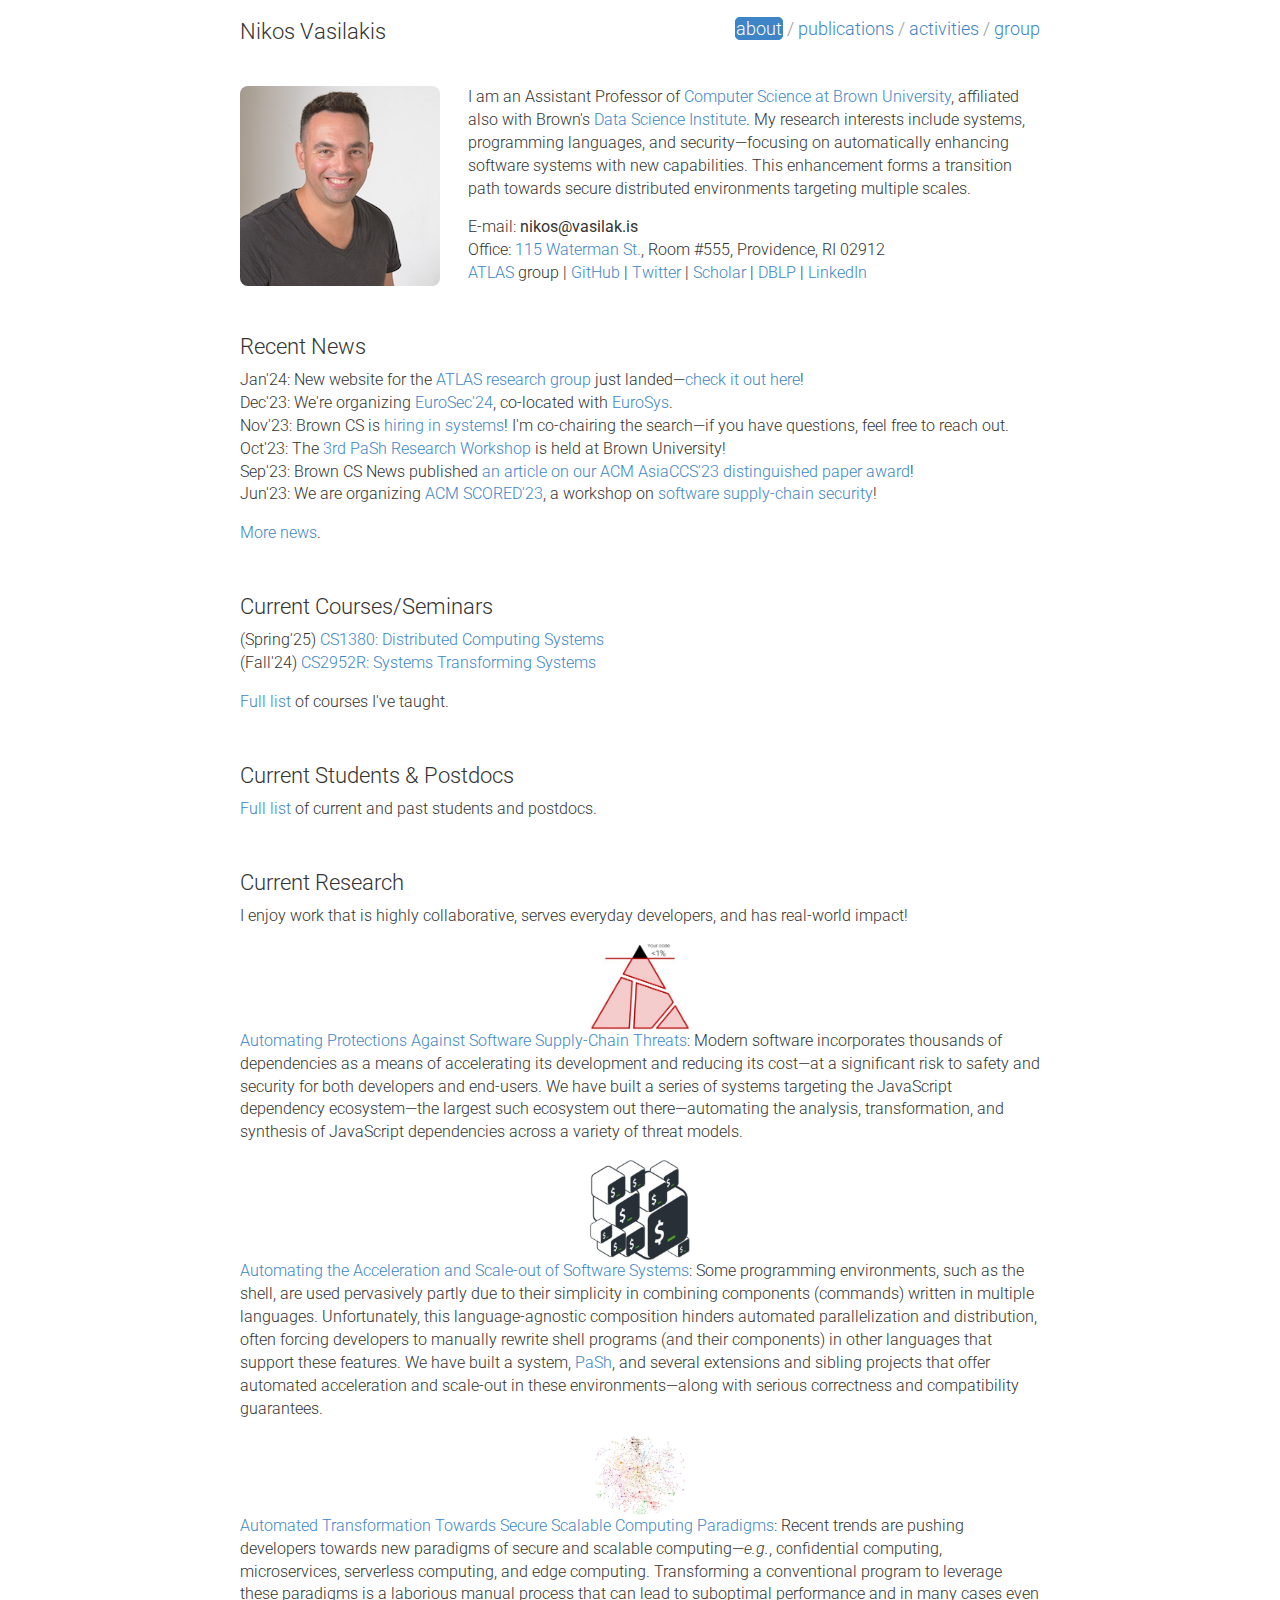
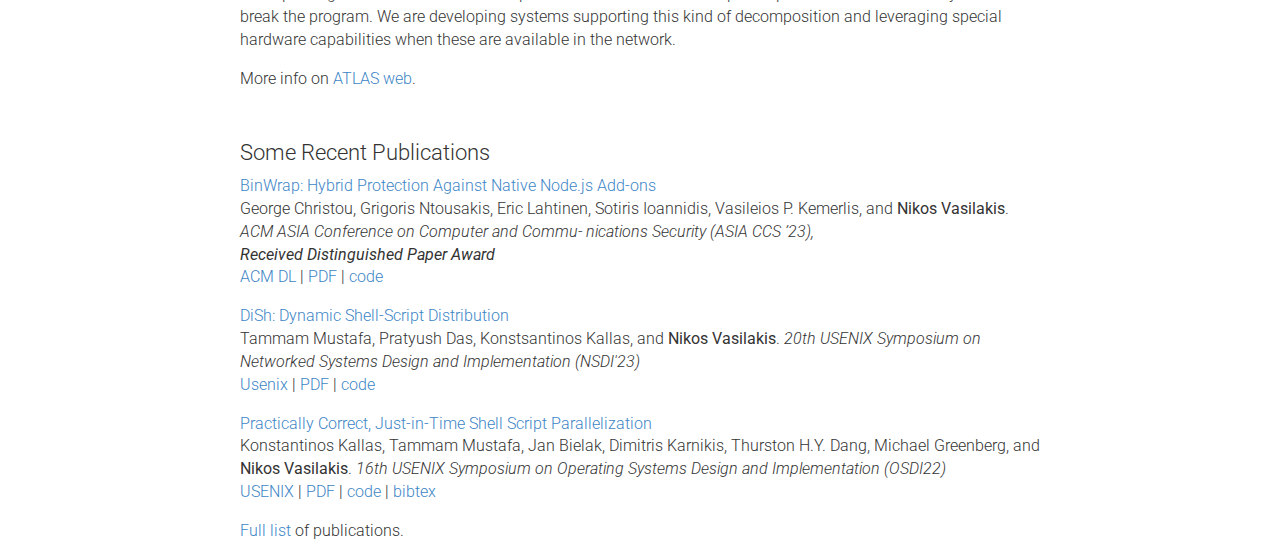
<file: index.html>
<!DOCTYPE html>
<html>
  <head>
    <meta http-equiv="Content-Type" content="text/html; charset=UTF-8">
    <title>Nikos Vasilakis | About</title>
    <meta http-equiv="Cache-Control" content="no-store">
    <meta http-equiv="keywords" content="Nikos Vasilakis, Nikos, Vasilakis, Vassilakis, Nikolaos, Brown, Brown University, Atlas, UPenn, CEID, UPenn, CSAIL, MIT, Computer Science, Distributed Systems, Programming Languages, Computer Security " lang="en">
    <meta http-equiv="description" content="Digital home of Nikos Vasilakis, a computing scientist and art enthusiast" lang="en">

    <link rel="Shortcut Icon" href="index/favicon.ico">
    <!-- Global site tag (gtag.js) - Google Analytics -->
    <script async src="https://www.googletagmanager.com/gtag/js?id=UA-110065476-1"></script>
    <script>
      window.dataLayer = window.dataLayer || [];
      function gtag(){dataLayer.push(arguments);}
      gtag('js', new Date());
      
      gtag('config', 'UA-110065476-1');
    </script>
    <meta charset="utf-8">
    <meta name="viewport" content="width=device-width, initial-scale=1.0, user-scalable=yes">
    <link rel="stylesheet" type="text/css" href="https://fonts.googleapis.com/css?family=Roboto:100,200,300,400">
    <style type="text/css">code{white-space: pre;}</style>
    <!--[if lt IE 9]>
      <script src="http://html5shim.googlecode.com/svn/trunk/html5.js"></script>
    <![endif]-->
    <link rel="stylesheet" href="./main.css">
  </head>
  <body>
    <div class="container-fluid">
           <header>
      <div class="column">
        <div class="navigation">
            <a class="self" href="./">about</a> / 
            <a href="./publications">publications</a> /
            <a href="./activities">activities</a> /
            <a href="https://atlas.cs.brown.edu">group</a>
        </div>
        <div class="breadcrumb">
          Nikos Vasilakis
        </div>
      </div>
    </header>
<!--
        <span style="float: right; font-size: 16px;"> 
        Jump to: <a href="#news">news</a> 
                   / <a href="#current-students">students</a> 
                   / <a href="#current-research">research</a>
                   / <a href="#latest-publications">recent pubs</a>
                   / <a href="#current-courses">current courses</a>
        </span>
-->
<br />

      <section id="nikos-vasilakis" class="level1">
        <a href="./img/sq.jpg">
          <img class="avatar" src="./img/sq-tiny.jpg" alt="Nikos' profile picture"/>
        </a>
        <p>
        I am 
an Assistant Professor of <a href="https://cs.brown.edu/">Computer Science at Brown University</a>, 
affiliated also with Brown's <a href="https://dsi.brown.edu/">Data Science Institute</a>.
<!--
and an Affiliated Researcher with the <a href="https://archimedesai.gr/en/">Archimedes Unit on AI and Data Science</a>.
</p>
<p>
-->
        My research interests include systems, programming languages, and security—focusing on automatically enhancing software systems with new capabilities.
        This enhancement forms a transition path towards secure distributed environments targeting multiple scales.
				</p>
        <!--
        <p>
        I am also a research affiliate at <a href="https://csail.mit.edu/">MIT CSAIL</a>;
        a Co-Founder and Chief Technology Officer at <a href="https://requiresecurity.com/"> Require Security</a>; and
        a chair of the Technical Steering Committee behind <a href="https://binpa.sh/">PaSh</a>, a shell-script parallelization project hosted by the <a href="https://www.linuxfoundation.org/press-release/linux-foundation-to-host-the-pash-project-accelerating-shell-scripting-with-automated-parallelization-for-industrial-use-cases/">Linux Foundation</a>.
				</p>
        <p>
        I draw immense enjoyment from <a href="./activities/#mentoring">collaboration and mentoring</a>—including finding passionate people, growing together, and achieving common goals.
        Feel free to reach out below!
				</p>
        -->
        <p>
         E-mail: <strong>nikos@vasilak.is</strong>  <br /> 
         Office: <a href="https://maps.app.goo.gl/5xSabBQxQgMQfceXA">115 Waterman St.</a>, Room #555, Providence, RI 02912 <br />
                    <a href="https://atlas.cs.brown.edu">ATLAS</a> group | 
                    <a href="https://github.com/nvasilakis">GitHub</a>  | 
                    <a href="https://twitter.com/nikosvasilakis">Twitter</a> | 
                    <a href="https://scholar.google.com/citations?user=yt3UwhMAAAAJ&hl=en">Scholar</a> | 
                    <a href="https://dblp.org/pid/70/2619.html">DBLP</a> | 
                    <a href="https://www.linkedin.com/in/nvas">LinkedIn</a> 
				</p>
          </section>

        <section id="news" class="level2">
          <h2>Recent News</h2>
<p>
Jan'24: New website for the <a href="http://atlas.cs.brown.edu/">ATLAS research group</a> just landed—<a href="http://atlas.cs.brown.edu/">check it out here</a>!
<br />
Dec'23: We're organizing <a href="https://secopera.eu/eurosec-2024/">EuroSec'24</a>, co-located with <a href="https://2024.eurosys.org/">EuroSys</a>.
<br />
Nov'23: Brown CS is <a href="http://apply.interfolio.com/135118">hiring in systems</a>! I'm co-chairing the search—if you have questions, feel free to reach out.
<br />
Oct'23: The <a href="https://docs.google.com/document/d/1sAwonBVJr4tCBQdaoXGRAr5R4pi-Jw7Oumf_VQg-nQs">3rd PaSh Research Workshop</a> is held at Brown University!
<br />
Sep'23: Brown CS News published <a href="https://awards.cs.brown.edu/2023/09/26/ntousakis-kemerlis-vasilakis-and-collaborators-win-the-acm-asiaccs-23-distinguished-paper-award/">an article on our ACM AsiaCCS'23 distinguished paper award</a>!
<br />
Jun'23: We are organizing <a href="https://scored.dev">ACM SCORED'23</a>, a workshop on <a href="https://scored.dev">software supply-chain security</a>!
</p>
<!--
<p>
Jun. 2023: <a href="https://nikos.vasilak.is/p/binwrap:asiaccs:2023.pdf">BinWrap</a> to receive the distinguished-paper award at <a href="https://asiaccs2023.org/">AsiaCCS'23</a>! 
</p>
<p>
May 2023: <a href="https://nikos.vasilak.is/p/hs:hotos:2023.pdf">hs</a>, the out-of-order, speculative-execution PaSh extensions made it <a href="https://sigops.org/s/conferences/hotos/2023/">HotOS'23</a>!
</p>
<p>
Mar.2023: <a href="http://nikos.vasilak.is/p/binwrap:asiaccs:2023.pdf">BinWrap</a>, a language-binary protection hybrid for native add-ons made it to <a href="https://asiaccs2023.org/">AsiaCCS'23</a>!
</p>
<p>
Jan.2023: <a href="http://nikos.vasilak.is/p/pash:nsdi:2023.pdf">DiSh</a>, the dynamic shell-script distribution extensions to <a href="https://github.com/binpash">PaSh</a>, made it to <a href="https://www.usenix.org/conference/nsdi23">NSDI'23</a>!
</p>
<p>
Dec.2022: <a href="http://nikos.vasilak.is/p/secbench:icse:2023.pdf">SecBench.js</a>, a security benchmark suite for JavaScript, made it to <a href="https://conf.researchr.org/home/icse-2023">ICSE'23</a>!
</p>
<p>
Nov.2022: <a href="http://nikos.vasilak.is/p/pitchfork:acsac:2022.pdf">Pitchfork</a>, an application-level privilege separation <a href="http://pitchfork.cs.iit.edu/">system</a>, made it to <a href="https://www.acsac.org/2022/program/">ACSAC'22</a>!
</p>
<p>
Jun.2022: MIT News covered our work on PaSh: <a href="https://news.mit.edu/2022/faster-unix-computing-program-0607">Faster computing results without fear of errors</a>!
</p>
<p>
May.2022: Accepted an Asst. Prof. position at <a href="https://cs.brown.edu/news/2022/05/25/historic-expansion-adds-five-brown-cs-faculty-members/">Brown CS</a>, starting in July 2022!
</p>
<p>
Mar.2022: PaSh's <a href="http://nikos.vasilak.is/p/pash:osdi:2022.pdf">new just-in-time (JIT) compilation engine</a>  just got into <a href="https://www.usenix.org/conference/osdi22">OSDI'22</a>!
</p>
<p>
Feb.2022: <a href="https://mgree.github.io/">Michael</a>, <a href="https://angelhof.github.io/">Konstantinos</a>, and I are organizing a PaSh research retreat/hackathon at CSAIL—please <a href="https://binpa.sh/events/2022feb24_hackathon.html">join us</a>!
</p>
<p>
Feb.2022: <a href="https://www.mpi-sws.org/people/fstutz/">Felix Stutz</a> from MPI SWS is joining the group for a six-month research visit.
</p>
<p>
Jan.2021: <a href="https://ppopp22.sigplan.org/">PPoPP'22</a> poster outlining <a href="https://arxiv.org/abs/2012.15443">active learning techniques for automated Unix command parallelization</a>
</p>
<p>
Dec.2021: Serving on the <a href="https://edge-sys.github.io/2022">EdgeSys22</a> PC—visit Rennes, France, by <a href="https://edge-sys.github.io/2022/submission.html">submitting</a> your most exciting work!
</p>
<p>
Nov.2021: Presenting on software supply chains at <a href="https://www.dagstuhl.de/en/program/calendar/semhp/?semnr=21481">Dagstuhl Seminar 21481 on Secure Compilation</a>
</p>
<p>
Nov.2021: At CCS'21 presenting on <a href="http://nikos.vasilak.is/p/mir:ccs:2021.pdf">Mir</a> and <a href="http://nikos.vasilak.is/p/harp:ccs:2021.pdf">Harp</a>, two new systems targeting software supply-chain threats.
</p>
<p>
Oct.2021: <a href="https://tammammustafa.com/">Tammam Mustafa</a> joins the group for his M.Eng thesis on distributed <a href="https://github.com/binpash">PaSh</a> extensions!
</p>
-->
            <p>
              <a href="https://atlas.cs.brown.edu/news">More news</a>.
            </p>
          </section>

        <section id="current-courses" class="level2">
          <h2>Current Courses/Seminars</h2>
        <p>
        (Spring'25) <a href="https://cs.brown.edu/courses/csci1380/">CS1380: Distributed Computing Systems</a> 
        <br />
        (Fall'24) <a href="https://cs.brown.edu/courses/csci2952r/">CS2952R: Systems Transforming Systems</a> 
        </p>
        <p>
          <a href="./activities#teaching">Full list</a> of courses I've taught.
        </p>
        </section>

        <section id="current-students" class="level2">
          <h2>Current Students & Postdocs</h2>
            <p>
              <a href="https://atlas.cs.brown.edu/team">Full list</a> of current and past students and postdocs.
            </p>
        </section>

        <section id="current-research" class="level2">
          <h2>Current Research</h2>
        <p>
        I enjoy work that is highly collaborative, serves everyday developers, and has real-world impact!
        </p>

          <section id="supply-chain" class="level4">
          <img class="pix" src="./img/dependencies.jpg" width="100px" alt="Modern dependencies"/>
            <p>
            <a href="https://atlas.cs.brown.edu/supply-chain/">Automating Protections Against Software Supply-Chain Threats</a>:
            Modern software incorporates thousands of dependencies as a means of accelerating its development and reducing its cost—at a significant risk to safety and security for both developers and end-users.
           We have built a series of systems targeting the JavaScript dependency ecosystem—the largest such ecosystem out there—automating the analysis, transformation, and synthesis of JavaScript dependencies across a variety of threat models.
</p>
          </section>


				<section id="shell-parallelization" class="level4">
          <img class="pix" src="./img/pash-logo.jpg" width="100px" alt="PaSh Logo"/>
					<p> <a href="https://atlas.cs.brown.edu/systems/">Automating the Acceleration and Scale-out of Software Systems</a>:
					Some programming environments, such as the shell, are used pervasively <!--especially by non-expert programmers,--> 
            partly due to their simplicity in combining components (commands) written in multiple languages.
<!--ranging from binary executables to interpreted scripts to virtually any command available in a computer!-->
					Unfortunately, this language-agnostic composition hinders automated parallelization and distribution, often forcing developers to manually rewrite shell programs (and their components) in other languages that support these features.
          We have built a system, <a href="https://github.com/binpash">PaSh</a>, and several extensions and sibling projects that offer automated acceleration and scale-out in these environments—along with serious correctness and compatibility guarantees.
					</p>
				</section>

          <section id="secure-scalable" class="level4">
          <img class="pix" src="./img/microservices.jpg" width="100px" alt="Microservices"/>
            <p>
            <a href="https://atlas.cs.brown.edu/ssc/">Automated Transformation Towards Secure Scalable Computing Paradigms</a>:
            Recent trends are pushing developers towards new paradigms of secure and scalable computing—<em>e.g.</em>, confidential computing, microservices, serverless computing, and edge computing.
            Transforming a conventional program to leverage these paradigms is a laborious manual process that can lead to suboptimal performance and in many cases even break the program.
            We are developing systems supporting this kind of decomposition and leveraging special hardware capabilities when these are available in the network.
            </p>

            <p>
              More info on <a href="https://atlas.cs.brown.edu/team">ATLAS web</a>.
            </p>
          </section>


        <section id="latest-publications" class="level2">
          <h2>Some Recent Publications</h2>


          <section id="binwrap-hybrid-protection-against-native-node.js-add-ons" class="level4">
            <a href="http://nikos.vasilak.is/p/binwrap:asiaccs:2023.pdf">BinWrap: Hybrid Protection Against Native Node.js Add-ons</a>
            <p> George Christou, Grigoris Ntousakis, Eric Lahtinen, Sotiris Ioannidis, Vasileios P. Kemerlis, and <strong> Nikos Vasilakis</strong>.
            <em>ACM ASIA Conference on Computer and Commu- nications Security (ASIA CCS ’23), </em>  <br />
            <em><strong>Received Distinguished Paper Award</strong></em><br />
              <a href="https://dl.acm.org/doi/10.1145/3579856.3590330">ACM DL</a> | 
              <a href="http://nikos.vasilak.is/p/binwrap:asiaccs:2023.pdf">PDF</a> | 
              <a href="https://github.com/atlas-brown/binwrap">code</a>
            </p>
          </section>


          <section id="dish:-dynamic-shell-script-distribution" class="level4">
            <a href="http://nikos.vasilak.is/p/pash:nsdi:2023.pdf">DiSh: Dynamic Shell-Script Distribution</a>
            <p> Tammam Mustafa, Pratyush Das, Konstsantinos Kallas, and <strong> Nikos Vasilakis</strong>.
            <em>20th USENIX Symposium on Networked Systems Design and Implementation (NSDI'23)</em>  <br />
              <a href="https://www.usenix.org/conference/nsdi23/presentation/mustafa">Usenix</a> | 
              <a href="http://nikos.vasilak.is/p/pash:nsdi:2023.pdf">PDF</a> | 
              <a href="http://github.com/binpash/pash/">code</a>
            </p>
          </section>

          <section id="practically-correct-just-in-time-shell-script-parallelization" class="level4">
            <a href="http://nikos.vasilak.is/p/pash:osdi:2022.pdf">Practically Correct, Just-in-Time Shell Script Parallelization</a>
            <p> Konstantinos Kallas, Tammam Mustafa, Jan Bielak,  Dimitris Karnikis,  Thurston H.Y. Dang,  Michael Greenberg,  and <strong>Nikos Vasilakis</strong>.
            <em>16th USENIX Symposium on Operating Systems Design and Implementation (OSDI22)</em>  <br />
              <a href="https://www.usenix.org/conference/osdi22/presentation/kallas">USENIX</a> | 
              <a href="http://nikos.vasilak.is/p/pash:osdi:2022.pdf">PDF</a> | 
              <a href="http://github.com/binpash/pash">code</a> | 
              <a href="./bib/#practically-correct-just-in-time-shell-script-parallelization">bibtex</a>
            </p>
          </section>

        <p>
          <a href="./publications">Full list</a> of publications.
        </p>
        </section>

        <!--
        <section id="history" class="level2">
          <h2>Brief Bio</h2>
        <p>
        Before Brown, I was a research scientist at MIT CSAIL after a postdoc there with <a href="https://people.csail.mit.edu/rinard/">Martin C. Rinard</a>. 
        I completed a PhD in Computer and Information Sciences at the University of Pennsylvania, advised by <a href="https://www.cis.upenn.edu/~jms/">Jonathan M. Smith</a>.
        During my time at Penn, I worked extensively with <a href="https://www.seas.upenn.edu/~andre/">André DeHon</a> and many collaborators from the <a href="https://dsl.cis.upenn.edu/">Distributed Systems Lab</a>. 
        I hold a B.Sc./M.Eng. in Computer Engineering and Informatics from the University of Patras, Greece—and have spent several years building systems at VMWare, TJU, and other institutions.
				</p>
        </section>
        -->



<!--
        <section id="current-courses" class="level2">
          <h2>Current Courses</h2>

          In Spring 2024, I teach <a href="https://cs.brown.edu/courses/csci1380/s23/">CS 1380: Distributed Computing Systems</a>.
          This new iteration of the course has been restructured and centered around the development of a distributed search engine.

        </section>
-->



    </div>  <!-- /.container -->
<!--
    <footer>
      <table border="0">
        <tr>
          <td align="left"> ATLAS | Brown Systems </td>
          <td align="right"> Brown University</td>
        </tr>
      </table>
    </footer>
    https://docs.google.com/presentation/d/1EMpWJu4ot7rmitcwWPLl16_Bj_DD1WIA6MfE4HlPV7A/edit?usp=sharing
    https://docs.google.com/presentation/d/1XwBXnQsCq7qHMAqM1oxcXQqB5uQXFN8v6fxCDfQbrqI/edit?usp=sharing
-->
  </body>
</html>
</file>
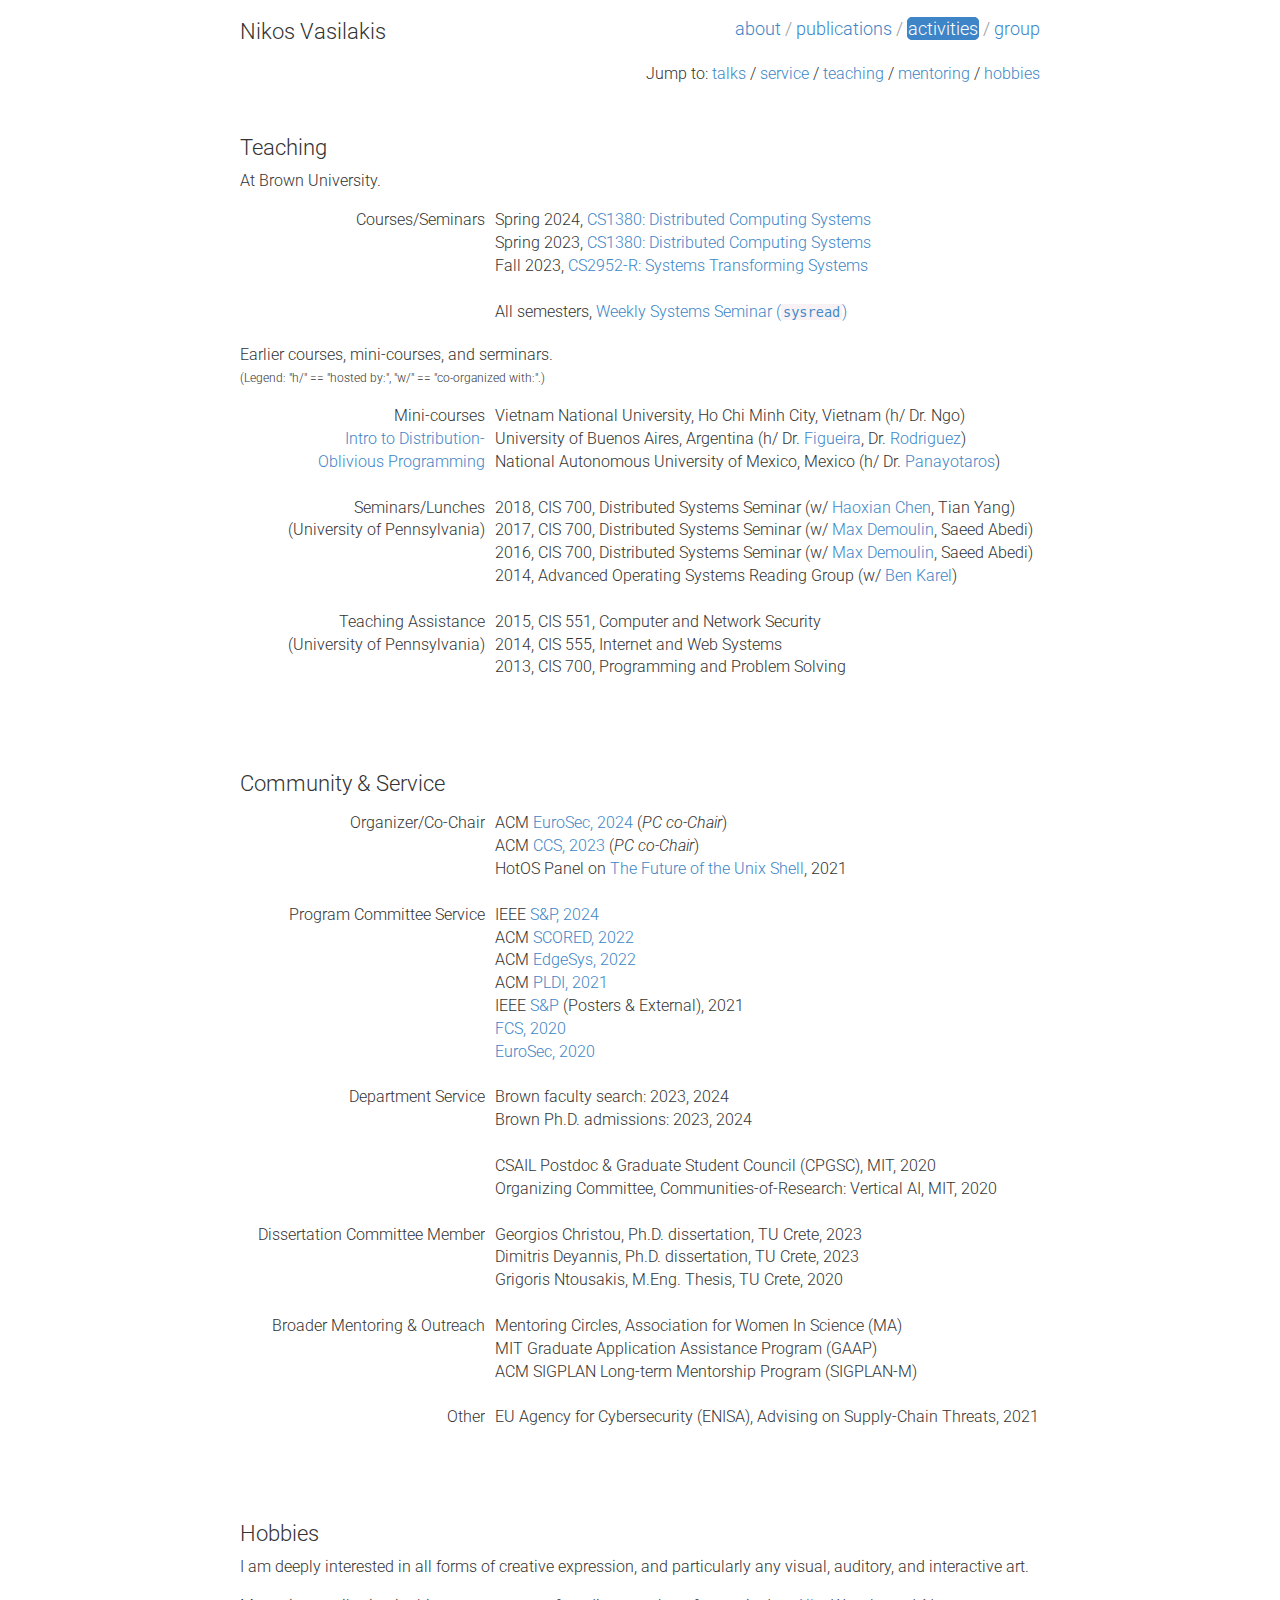
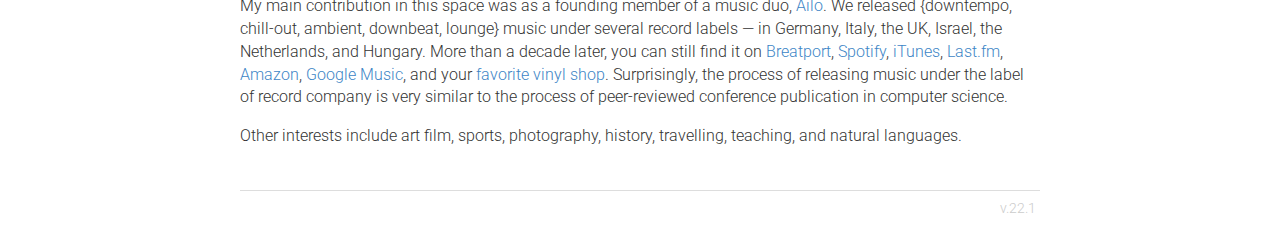
<file: activities/index.html>
<!DOCTYPE html>
<html>
  <head>
    <meta http-equiv="Content-Type" content="text/html; charset=UTF-8">
    <title>Nikos Vasilakis | Activities</title>
    <meta http-equiv="Cache-Control" content="no-store">
    <meta http-equiv="keywords" content="Nikos Vasilakis, Nikos, Vasilakis, Vassilakis, Nikolaos, Brown, Brown University, Atlas, UPenn, CEID, UPenn, CSAIL, MIT, Computer Science, Distributed Systems, Programming Languages, Computer Security " lang="en">
    <meta http-equiv="description" content="Digital home of Nikos Vasilakis, a computing scientist and art enthusiast" lang="en">

    <link rel="Shortcut Icon" href="index/favicon.ico">
    <!-- Global site tag (gtag.js) - Google Analytics -->
    <script async src="https://www.googletagmanager.com/gtag/js?id=UA-110065476-1"></script>
    <script>
      window.dataLayer = window.dataLayer || [];
      function gtag(){dataLayer.push(arguments);}
      gtag('js', new Date());
      
      gtag('config', 'UA-110065476-1');
    </script>
    <meta charset="utf-8">
    <meta name="viewport" content="width=device-width, initial-scale=1.0, user-scalable=yes">
    <link rel="stylesheet" type="text/css" href="https://fonts.googleapis.com/css?family=Roboto:100,200,300,400">
    <style type="text/css">code{white-space: pre;}</style>
    <!--[if lt IE 9]>
      <script src="http://html5shim.googlecode.com/svn/trunk/html5.js"></script>
    <![endif]-->
    <link rel="stylesheet" href="../main.css">
  </head>
  <body>
    <div class="container-fluid">
           <header>
      <div class="column">
        <div class="navigation">
            <a href="../">about</a> / 
            <a href="../publications">publications</a> /
            <a class="self" href="../activities">activities</a> /
            <a href="https://atlas.cs.brown.edu">group</a>
        </div>
        <div class="breadcrumb">
          Nikos Vasilakis
        </div>
      </div>
    </header>
        <span style="float: right; font-size: 16px;"> 
        Jump to: <a href="#talks">talks</a> 
                   / <a href="#service">service</a> 
                   / <a href="#teaching">teaching</a>
                   <!--/ <a href="#mentorship">mentorship</a>-->
                   / <a href="#mentoring">mentoring</a>
                   / <a href="#hobbies">hobbies</a>
        </span>

<br />

        <section id="teaching" class="level2">
          <h2>Teaching</h2>
At Brown University.
<dl class="dl-horizontal">
	<dt>Courses/Seminars</dt>
	<dd>Spring 2024, <a href="https://cs.brown.edu/courses/csci1380/">CS1380: Distributed Computing Systems</a></dd>
	<dd>Spring 2023, <a href="https://cs.brown.edu/courses/csci1380/s23">CS1380: Distributed Computing Systems</a></dd>
	<dd>Fall 2023, <a href="https://cs.brown.edu/courses/info/csci2952-r/">CS2952-R: Systems Transforming Systems</a></dd>
	<dd>&nbsp;</dd>
	<dd>All semesters, <a href="https://cs.brown.edu/courses/info/csci2952-r/">Weekly Systems Seminar (<code>sysread</code>)</a></dd>
</dl>
Earlier courses, mini-courses, and serminars.<br/>
<span style="font-size:12px">(Legend: "h/" == "hosted by:", "w/" == "co-organized with:".)</span>
	<dl class="dl-horizontal">
		<dt>Mini-courses</br><a href="http://nikos.vasilak.is/course/sysdo/">Intro to Distribution-<br/>Oblivious Programming</a></dt>
		<dd>Vietnam National University, Ho Chi Minh City, Vietnam (h/ Dr. Ngo)</dd>
		<dd>University of Buenos Aires, Argentina (h/ Dr. <a href="https://glyc.dc.uba.ar/santiago/">Figueira</a>, Dr. <a href="https://staff.dc.uba.ar/ricardo/">Rodriguez</a>)</dd>
		<dd>National Autonomous University of Mexico, Mexico (h/ Dr. <a href="https://mym.iimas.unam.mx/panos/">Panayotaros</a>)</dd>
		<dd>&nbsp;</dd>

		<dt>Seminars/Lunches<br />(University of Pennsylvania)</dt>
		<dd>2018, CIS 700, Distributed Systems Seminar (w/ <a href="https://www.seas.upenn.edu/~hxchen/">Haoxian Chen</a>, Tian Yang)</dd>
		<dd>2017, CIS 700, Distributed Systems Seminar (w/ <a href="http://www.maxdml.com/">Max Demoulin</a>, Saeed Abedi)</dd>
		<dd>2016, CIS 700, Distributed Systems Seminar (w/ <a href="http://www.maxdml.com/">Max Demoulin</a>, Saeed Abedi)</dd>
		<dd>2014, Advanced Operating Systems Reading Group (w/ <a href="https://eschew.org/">Ben Karel</a>)</dd>
		<dd>&nbsp;</dd>

		<dt>Teaching Assistance</dt>
		<dt>(University of Pennsylvania)</dt>
		<dd>2015, CIS 551, Computer and Network Security </dd>
		<dd>2014, CIS 555, Internet and Web Systems</dd>
		<dd>2013, CIS 700, Programming and Problem Solving</dd>

	</dl>
        </section>

<br/>

<!--
<br/>
        <section id="talks" class="level2">
          <h2>Invited Talks</h2>


<dl class="dl-horizontal">
  <dt>Security in a World of Software <br/>Supply-Chain Vulnerabilities</dt>
  <dd>Georgia Institute of Technology, Apr. 2022</dd>
  <dd>University of Maryland, Apr. 2022</dd>
  <dd>UC Irvine, Mar. 2022</dd>
  <dd>Brown University, Mar. 2022</dd>
  <dd>UC Santa Cruz, Mar. 2022</dd>
  <dd>NC State University, Mar. 2022</dd>
  <dd> &nbsp; </dd>

  <dt>Supply-Chain Attacks:<br /> Challenges and Opportunities</dt>
  <dd>Dagstuhl Seminar 21481 on Secure Compilation, Nov. 2021</dd>
  <dd> &nbsp; </dd>
  <dd> &nbsp; </dd>

  <dt>Light-Touch Shell-Script<br />Parallelization with PaSh</dt>
  <dd>MIT CSAIL, MA, Feb. 2022</dd>
  <dd>Brown University, Feb. 2022</dd>
  <dd>Boeing MIT Review, Aug. 2020</dd>
  <dd>&nbsp;</dd>

  <dt>Library-Oriented Dynamic Analysis</dt>
  <dd>University of Oxford, UK, Aug. 2020</dd>
  <dd>ESPS, UC Louvain, Belgium, Feb. 2019</dd>
  <dd>&nbsp;</dd>

  <dt>Retrofitting Security, <br /> Module by Module</dt>
  <dd>IMDEA, Spain, May 2021</dd>
  <dd>Northwestern, IL, Aug. 2020</dd>
  <dd>ETH Zurich, Switzerland, Nov. 2019</dd>
  <dd>FORTH ICS, Greece, Nov. 2019</dd>
  <dd>University of Crete, Greece, Nov. 2019</dd>
  <dd>INRIA Paris, France, Jul. 2019</dd>
  <dd>USC/ISI, CA, May 2019</dd>
  <dd>UC Riverside, CA, May 2019</dd>
  <dd>UC Santa Cruz, CA, May 2019</dd>
  <dd>MIT CSAIL, MA, March 2019</dd>
  <dd>&nbsp;</dd>

  <dt>Retrofitting Security into <br/>Applications with Many <br/>Third-party Modules</dt>
  <dd>TU Darmstadt, Germany, Jun. 2018</dd>
  <dd>Athens U. of Econ. and Business, Greece, Jul. 2018</dd>
  <dd>Symantec Research Labs, CA, Feb. 2018</dd>
  <dd>npm Inc., CA, Feb. 2018</dd>
  <dd>&nbsp;</dd>

  <dt>Knuth, McIlroy, & You Go to a Party</dt>
  <dd>FORTH CS Institute, Greece, May 2016</dd>
</dl>

</section>

<br/>
<br/>
-->
        <section id="service" class="level2">
          <h2>Community & Service</h2>

<dl class="dl-horizontal">
  <dt>Organizer/Co-Chair</dt>
  <dd>ACM <a href="https://secopera.eu/eurosec-2024/">EuroSec, 2024</a> (<em>PC co-Chair</em>)</dd>
  <dd>ACM <a href="https://www.sigsac.org/ccs/CCS2023/">CCS, 2023</a> (<em>PC co-Chair</em>)</dd>
  <dd>HotOS Panel on <a href="https://fut-shell.github.io/">The Future of the Unix Shell</a>, 2021</dd>
  <dd> &nbsp; </dd>

  <dt>Program Committee Service</dt>
  <dd>IEEE <a href="https://sp2024.ieee-security.org/">S&P, 2024</a></dd>
  <dd>ACM <a href="https://scored.dev/">SCORED, 2022</a></dd>
  <dd>ACM <a href="https://edge-sys.github.io/2022/">EdgeSys, 2022</a></dd>
  <dd>ACM <a href="https://conf.researchr.org/home/pldi-2021">PLDI, 2021</a></dd>
  <dd>IEEE <a href="https://www.ieee-security.org/TC/SP2021/">S&P</a> (Posters & External), 2021</dd>
  <dd><a href="https://owenarden.github.io/fcs2020/">FCS, 2020</a></dd>
  <dd><a href="https://concordia-h2020.eu/eurosec-2020/">EuroSec, 2020</a></dd>
  <dd> &nbsp; </dd>

  <dt>Department Service</dt>
  <dd>Brown faculty search: 2023, 2024</dd>
  <dd>Brown Ph.D. admissions: 2023, 2024</dd>
  <dd> &nbsp; </dd>
  <dd>CSAIL Postdoc & Graduate Student Council (CPGSC), MIT, 2020</dd>
  <dd>Organizing Committee, Communities-of-Research: Vertical AI, MIT, 2020</dd>
  <dd> &nbsp; </dd>

  <dt>Dissertation Committee Member</dt>
  <dd>Georgios Christou, Ph.D. dissertation, TU Crete, 2023</dd>
  <dd>Dimitris Deyannis, Ph.D. dissertation, TU Crete, 2023</dd>
  <dd>Grigoris Ntousakis, M.Eng. Thesis, TU Crete, 2020</dd>
  <dd> &nbsp; </dd>

  <dt>Broader Mentoring & Outreach</dt>
  <dd>Mentoring Circles, Association for Women In Science (MA)</dd>
  <dd>MIT Graduate Application Assistance Program (GAAP)</dd>
  <dd>ACM SIGPLAN Long-term Mentorship Program (SIGPLAN-M)</dd>
  <dd> &nbsp; </dd>

  <dt>Other</dt>
  <dd>EU Agency for Cybersecurity (ENISA), Advising on Supply-Chain Threats, 2021</dd>
</dl>

        </section>
<!--
<br/>
        <section id="mentoring" class="level2">
          <h2>Mentoring</h2>
I enjoy collaborating and mentoring immensely—including finding passionate people, working with them, growing together, and achieving common goals.
I have been very lucky to work with incredibly gifted students.
 <br/><span style="font-size:12px">(Order: reverse chronological. 
Legend: "→" == "next position", "→<sup>R</sup>" == "next position where I provided recommendation letter".)</span>

<dl class="dl-horizontal">
  <dt>Ph.D. students</dt>
  <dd><a href="https://angelhof.github.io/">Konstantinos Kallas</a> (UPenn)</dd>
  <dd>Shivam Handa (MIT)</dd>
  <dd><a href="http://shenjiasi.com/">Jiasi Shen</a> (MIT)</dd>
  <dd>Angeliki Aktypi (Oxford)</dd>
  <dd><a href="http://www.maxdml.com/">Max Demoulin</a> (UPenn)</dd>
  <dd> &nbsp; </dd>

  <dt>M.Sc. students<br/> & post-B.Sc. engineers</dt>
  <dd><a href="https://veitheller.de/">Veit Heller</a> (SIGPLAN-M)</dd>
  <dd><a href="https://scarcecomputing.com/">Achilles Benetopoulos</a> (NTUA →<sup>R</sup> Ph.D., UCSC)</dd>
  <dd><a hef="https://dkarnik.is/">Dimitris Karnikis</a> (FORTH ICS →<sup>R</sup> Aarno Labs)</dd>
  <dd> &nbsp; </dd>

  <dt>B.Sc. students</dt>
  <dd><a href="http://tammammustafa.com/">Tammam Mustafa</a> (MIT → M.Eng., MIT)</dd>
  <dd>Alizee Schoen (MIT → M.Eng., MIT)</dd>
  <dd>Grigoris Ntousakis (TU Crete → M.Sc., TU Crete)</dd>
  <dd>Lazar Cvetković (U. Belgrade →<sup>R</sup> Ph.D., ETH)</dd>
  <dd><a href="https://www.linkedin.com/in/pranjal-goel">Pranjal Goel</a> (UPenn → Goldman Sachs)</dd>
  <dd><a href="https://www.linkedin.com/in/yash-palkhiwala">Yash Palkhiwala</a> (UPenn → Goldman Sachs)</dd>
  <dd> &nbsp; </dd>

  <dt>High-school students</dt>
  <dd><a href="https://janbielak.com/">Jan Bielak</a> (Staszic school, Warsaw, Poland)</dd>
  <dd>Arjun Dixit (Harker school, San Jose, California)</dd>
  <dd> &nbsp; </dd>
</dl>
-->
        </section>

<br/>
        <section id="hobbies" class="level2">
          <h2>Hobbies</h2>
          <p>
I am deeply interested in all forms of creative expression, and particularly any visual, auditory, and interactive art.
</p>

          <p>
My main contribution in this space was as a founding member of a music duo, <a href="https://www.discogs.com/artist/988282-Nikos-Vassilakis">Ailo</a>.
We released {downtempo, chill-out, ambient, downbeat, lounge} music under several record labels &mdash; in Germany, Italy, the UK, Israel, the Netherlands, and Hungary.
More than a decade later, you can still find it on
<a href="https://www.beatport.com/artist/ailo/62978/tracks">Breatport</a>,
<a href="https://open.spotify.com/artist/74UGuniBJHVhth1jgraAlO">Spotify</a>,
<a href="https://itunes.apple.com/us/artist/ailo/270275987">iTunes</a>,
<a href="https://www.last.fm/music/Ailo">Last.fm</a>,
<a href="https://www.amazon.com/Concepts-Ailo/dp/B004BAFUEQ">Amazon</a>,
<a href="https://play.google.com/store/music/artist/Ailo?id=Axilwtux27bs6d6ikuptp534yvm&hl=en">Google Music</a>, and your
<a href="https://www.discogs.com/Ailo-Concepts/release/1164714">favorite vinyl shop</a>.
Surprisingly, the process of releasing music under the label of record company is very similar to the process of peer-reviewed conference publication in computer science.
          </p>
          <p>
Other interests include art film, sports, photography, history, travelling, teaching, and natural languages.
          </p>
        </section>


    </div>  <!-- /.container -->
    <footer>
      <table border="0">
        <tr>
          <td align="left"> v.22.1 </td>
          <td align="right"> </td>
        </tr>
      </table>
    </footer>
  </body>
</html>
</file>
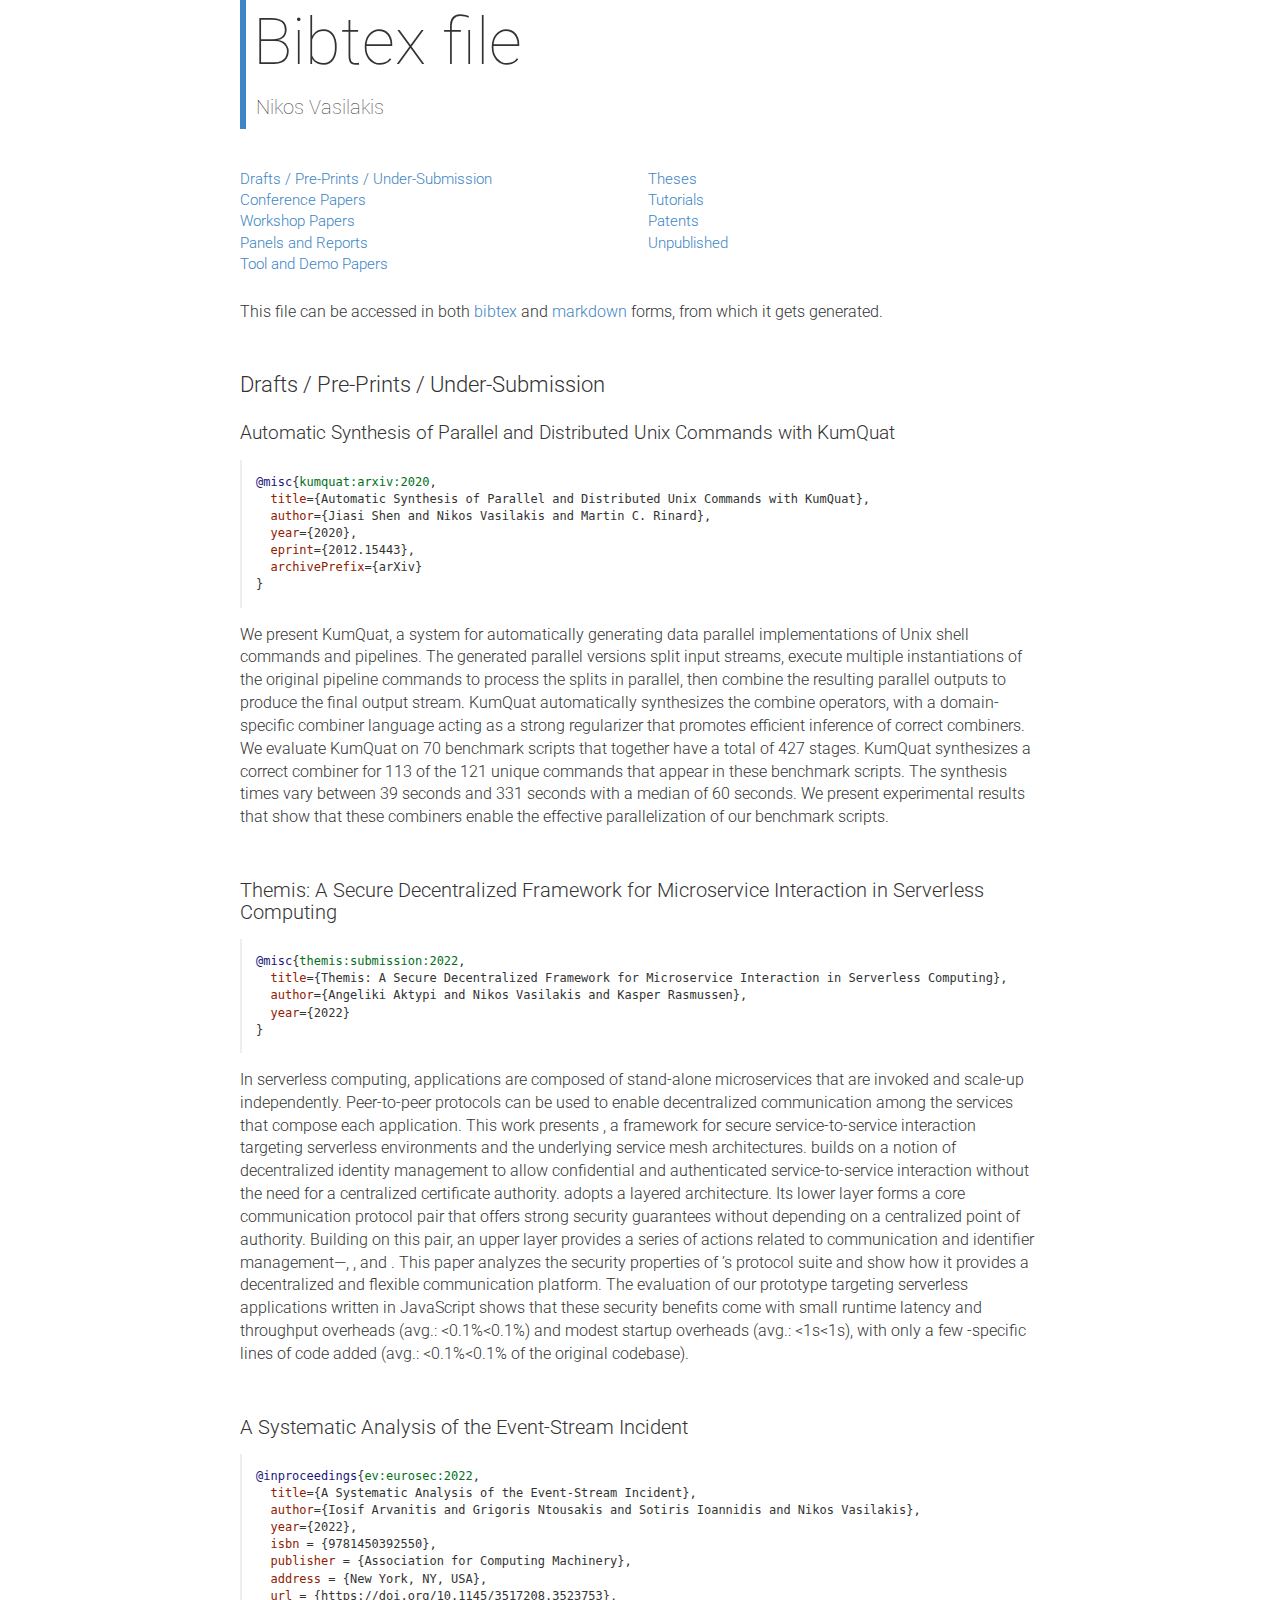
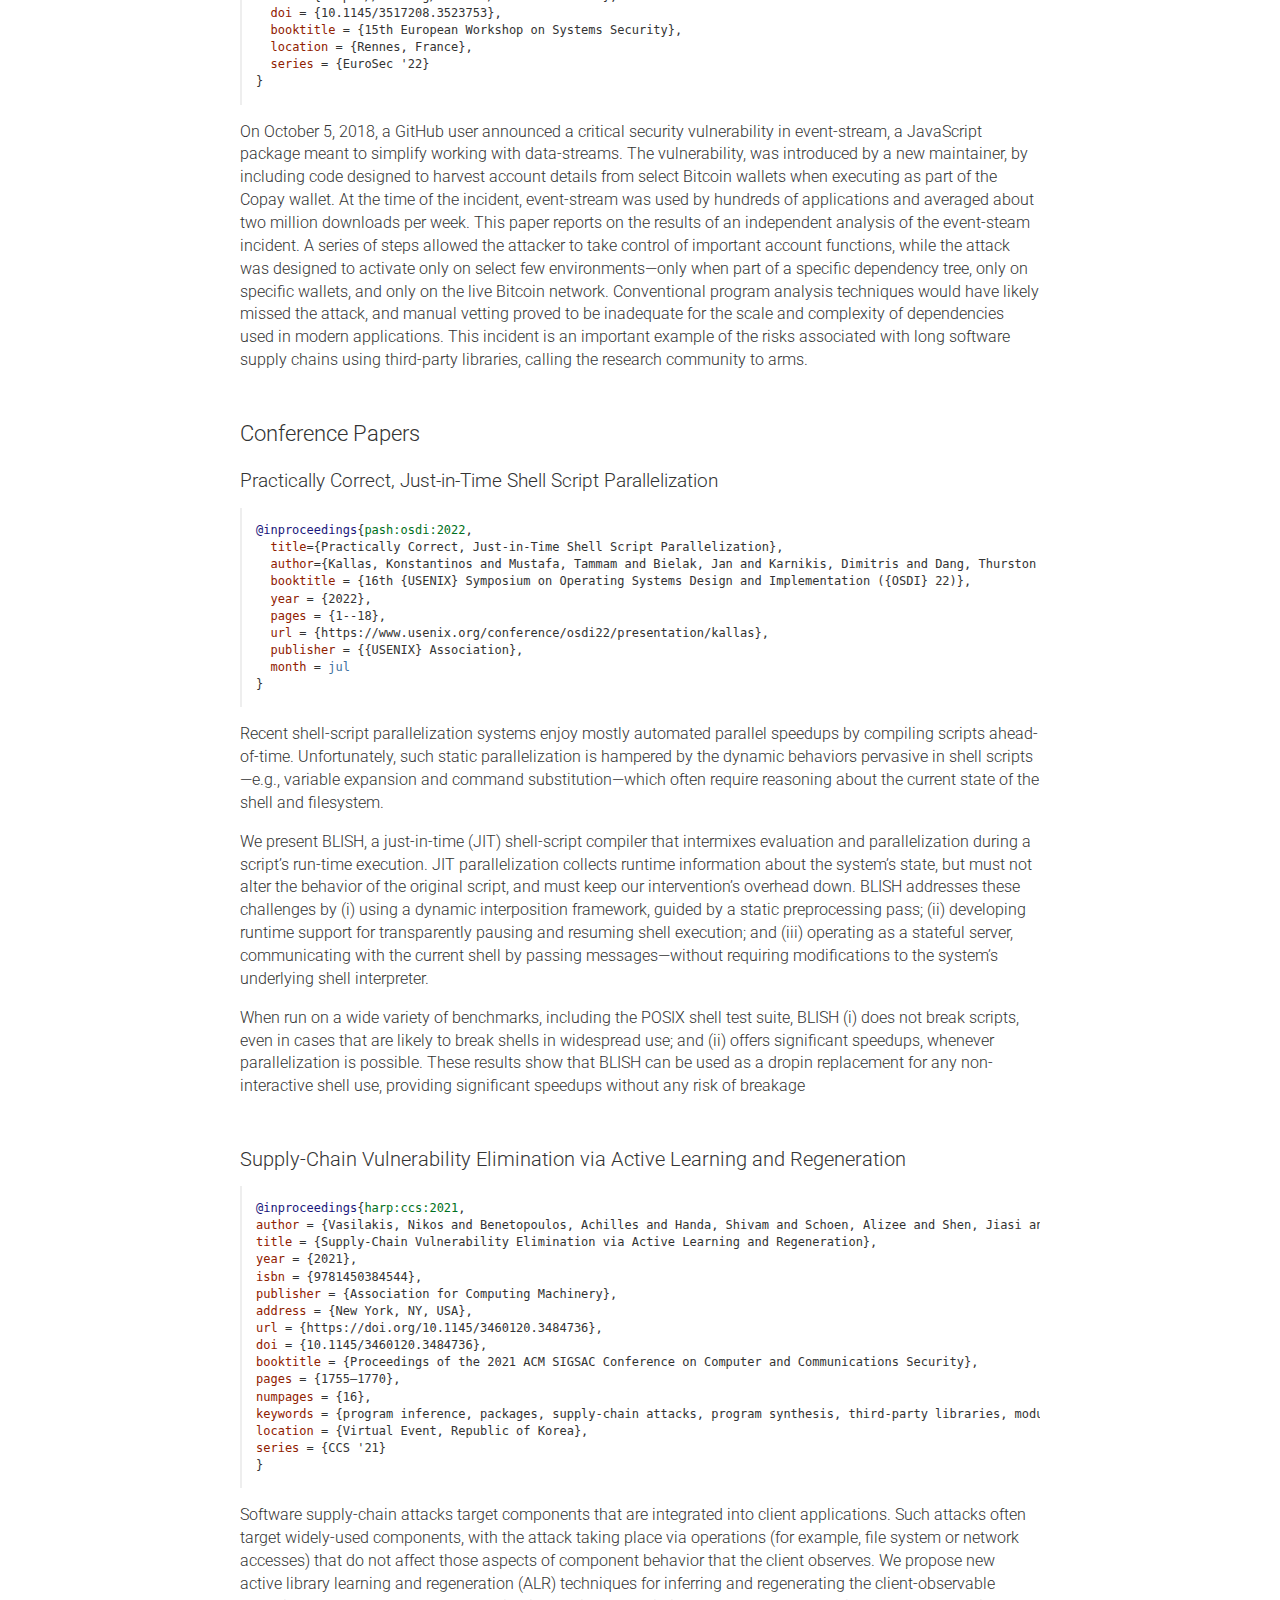
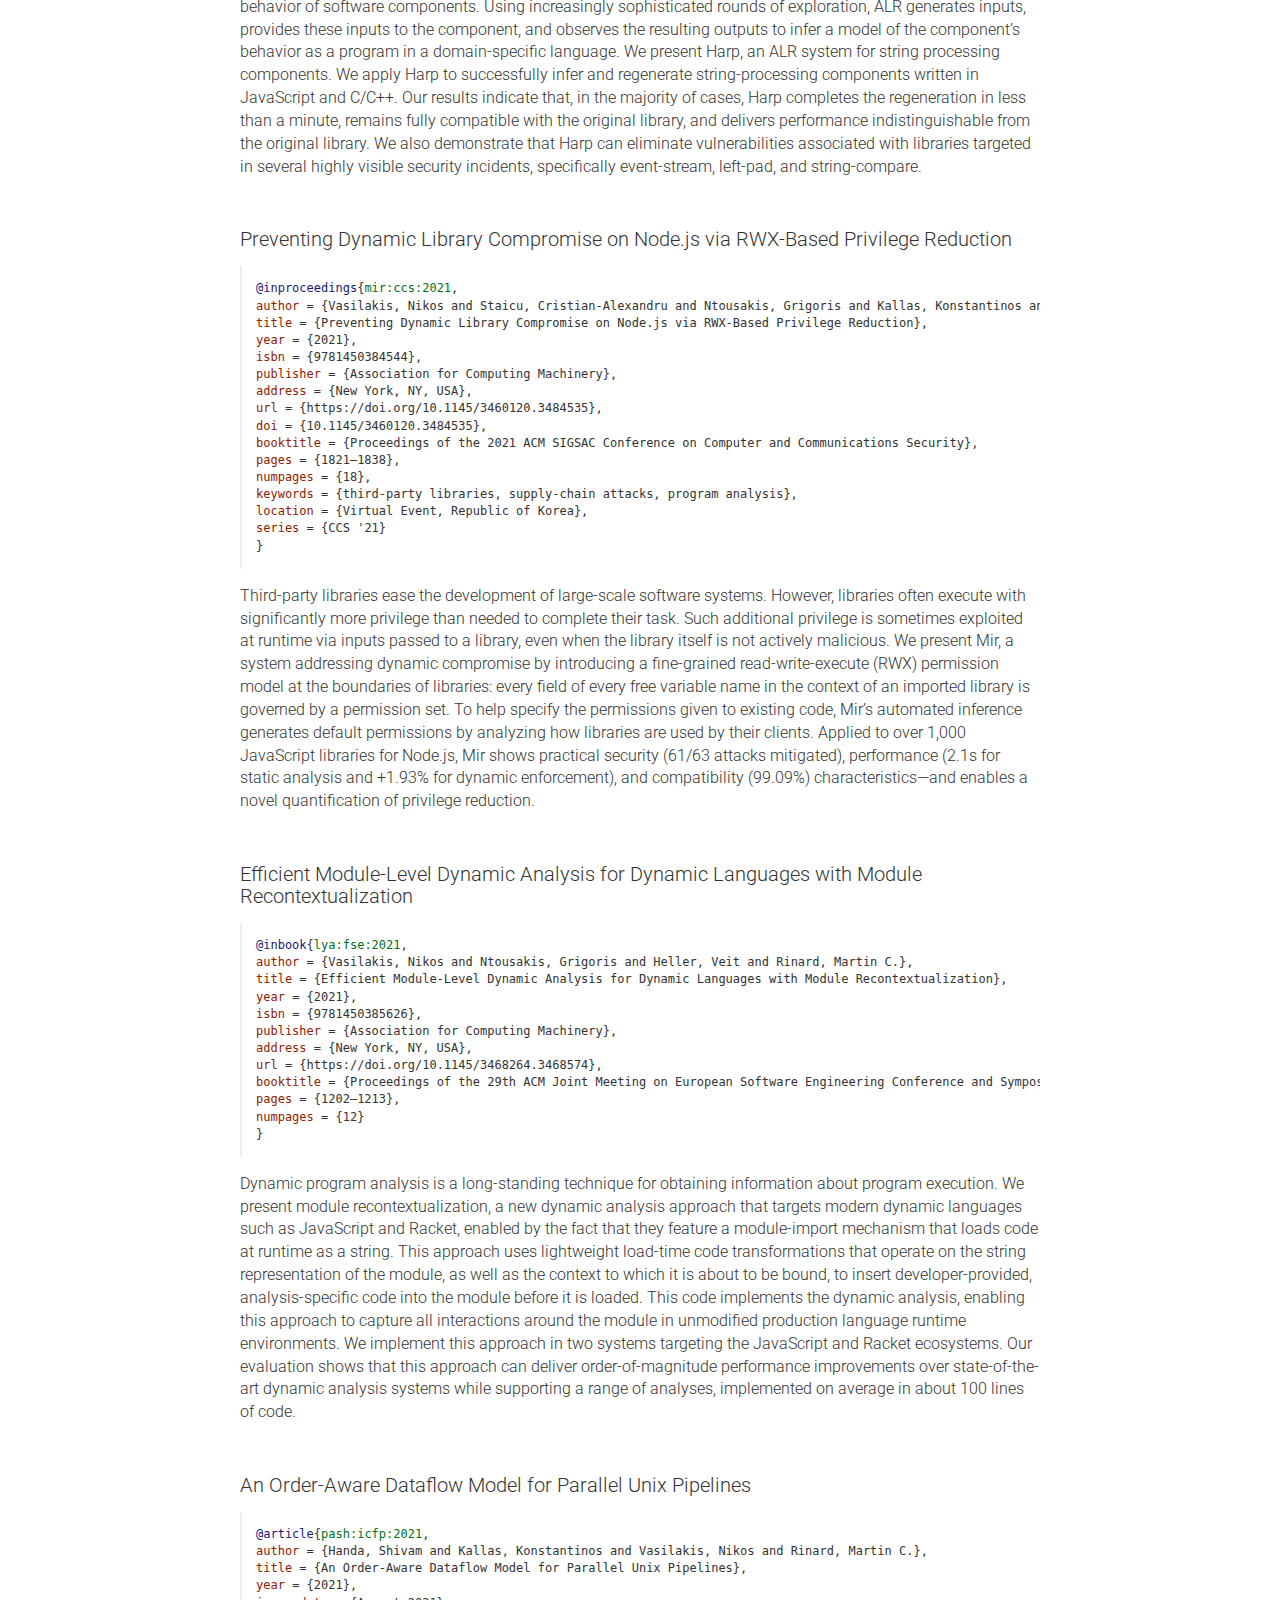
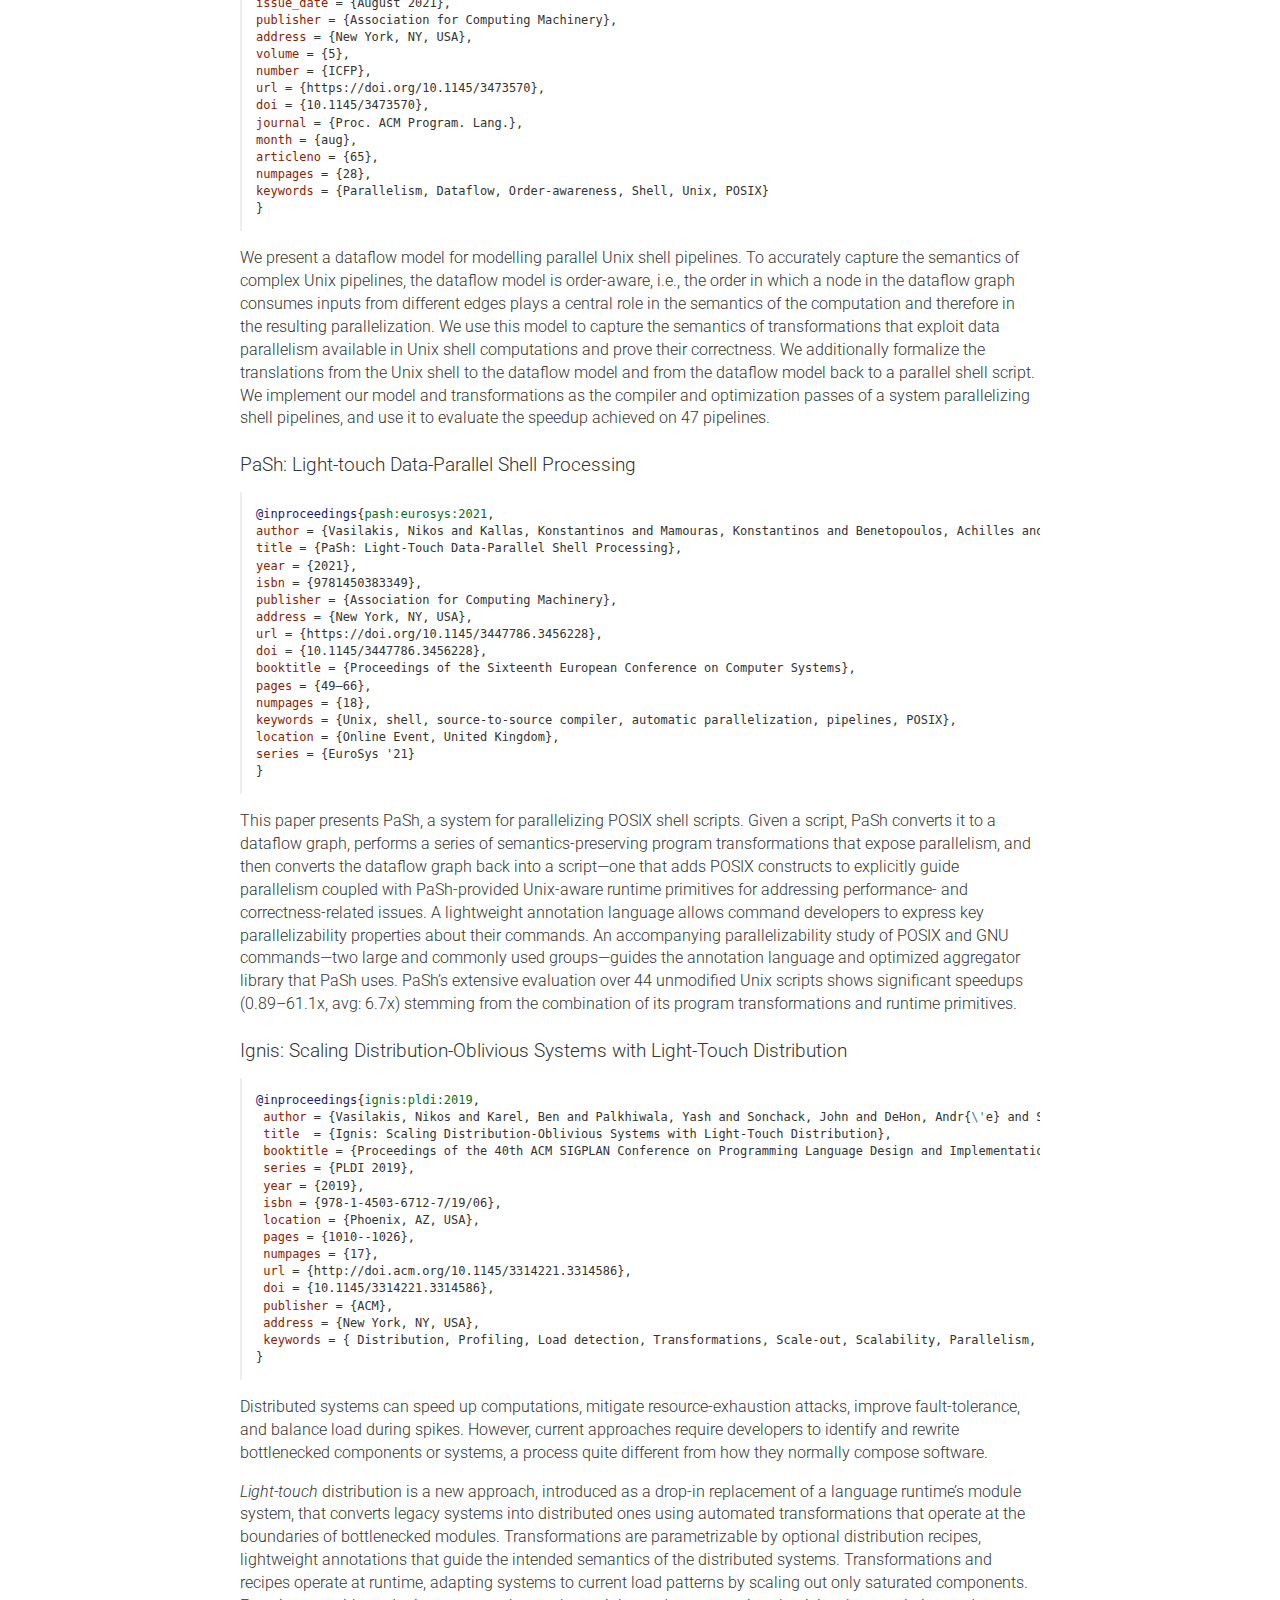
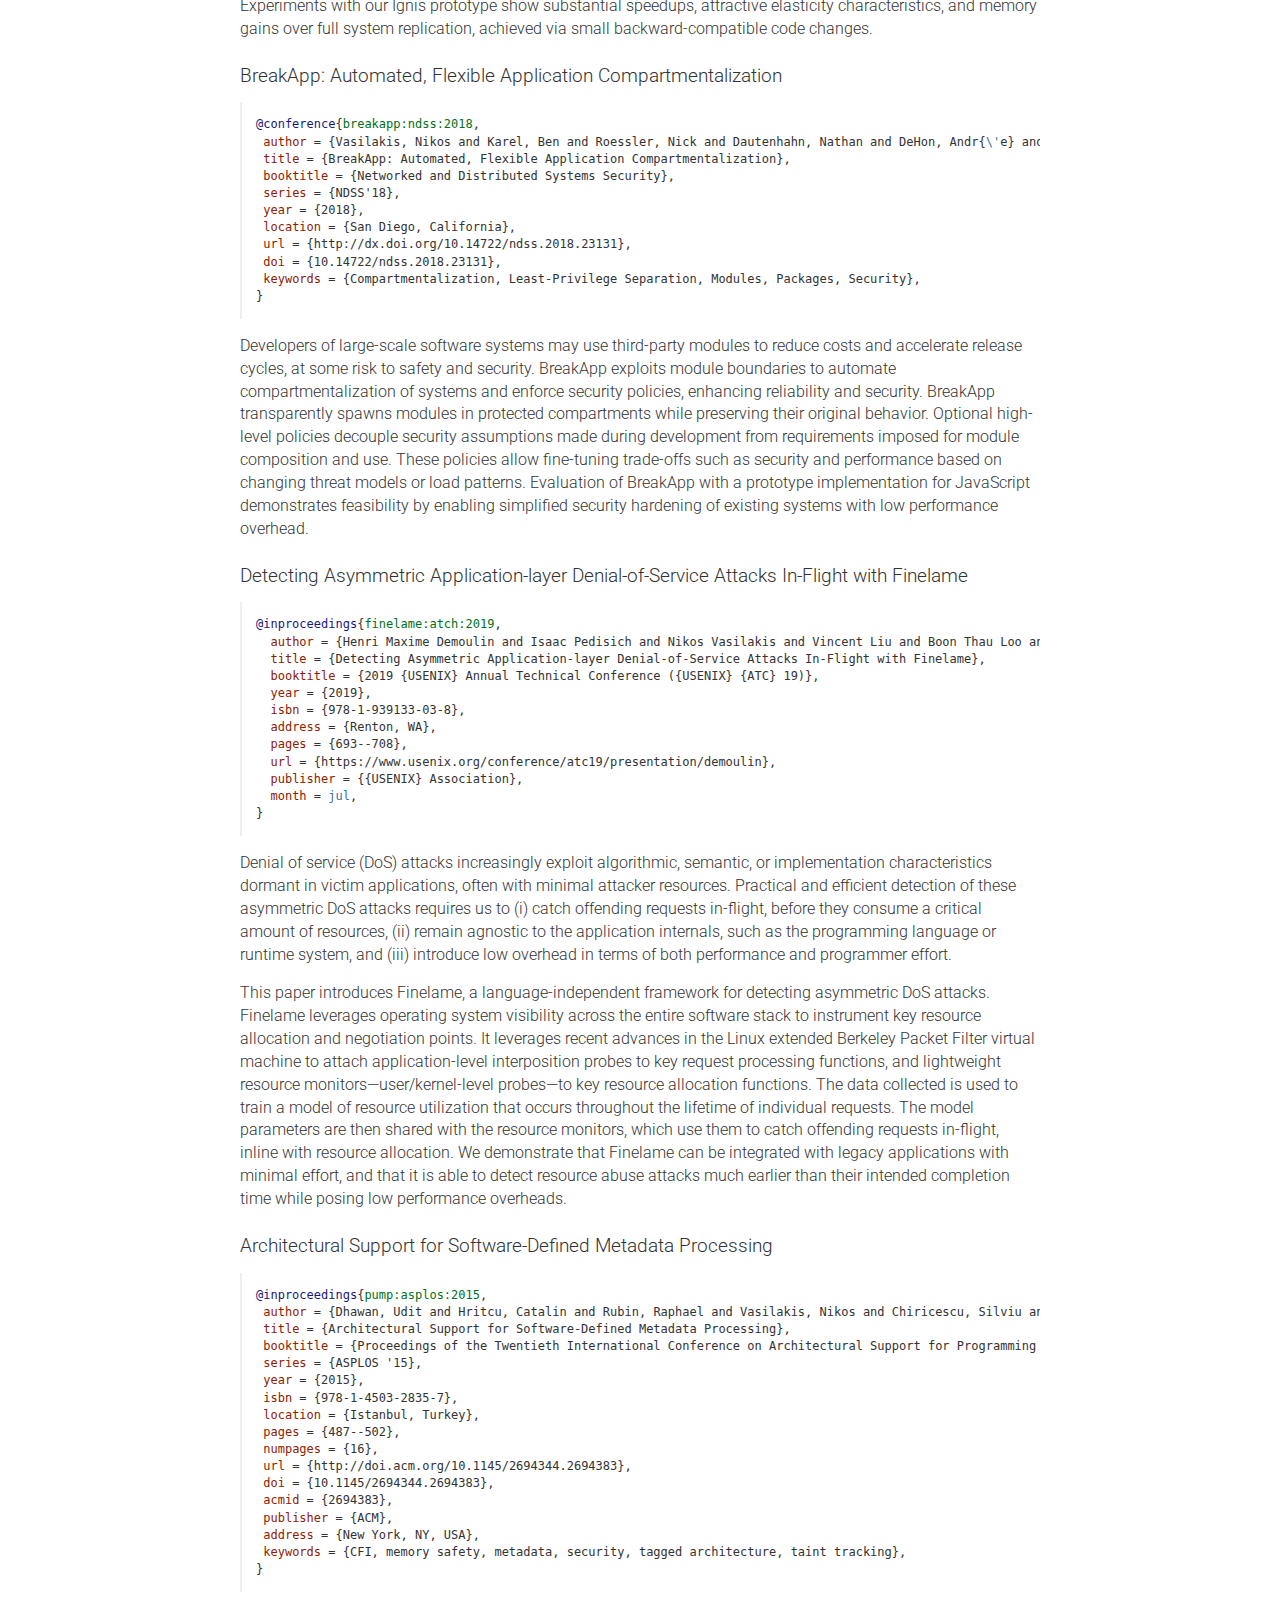
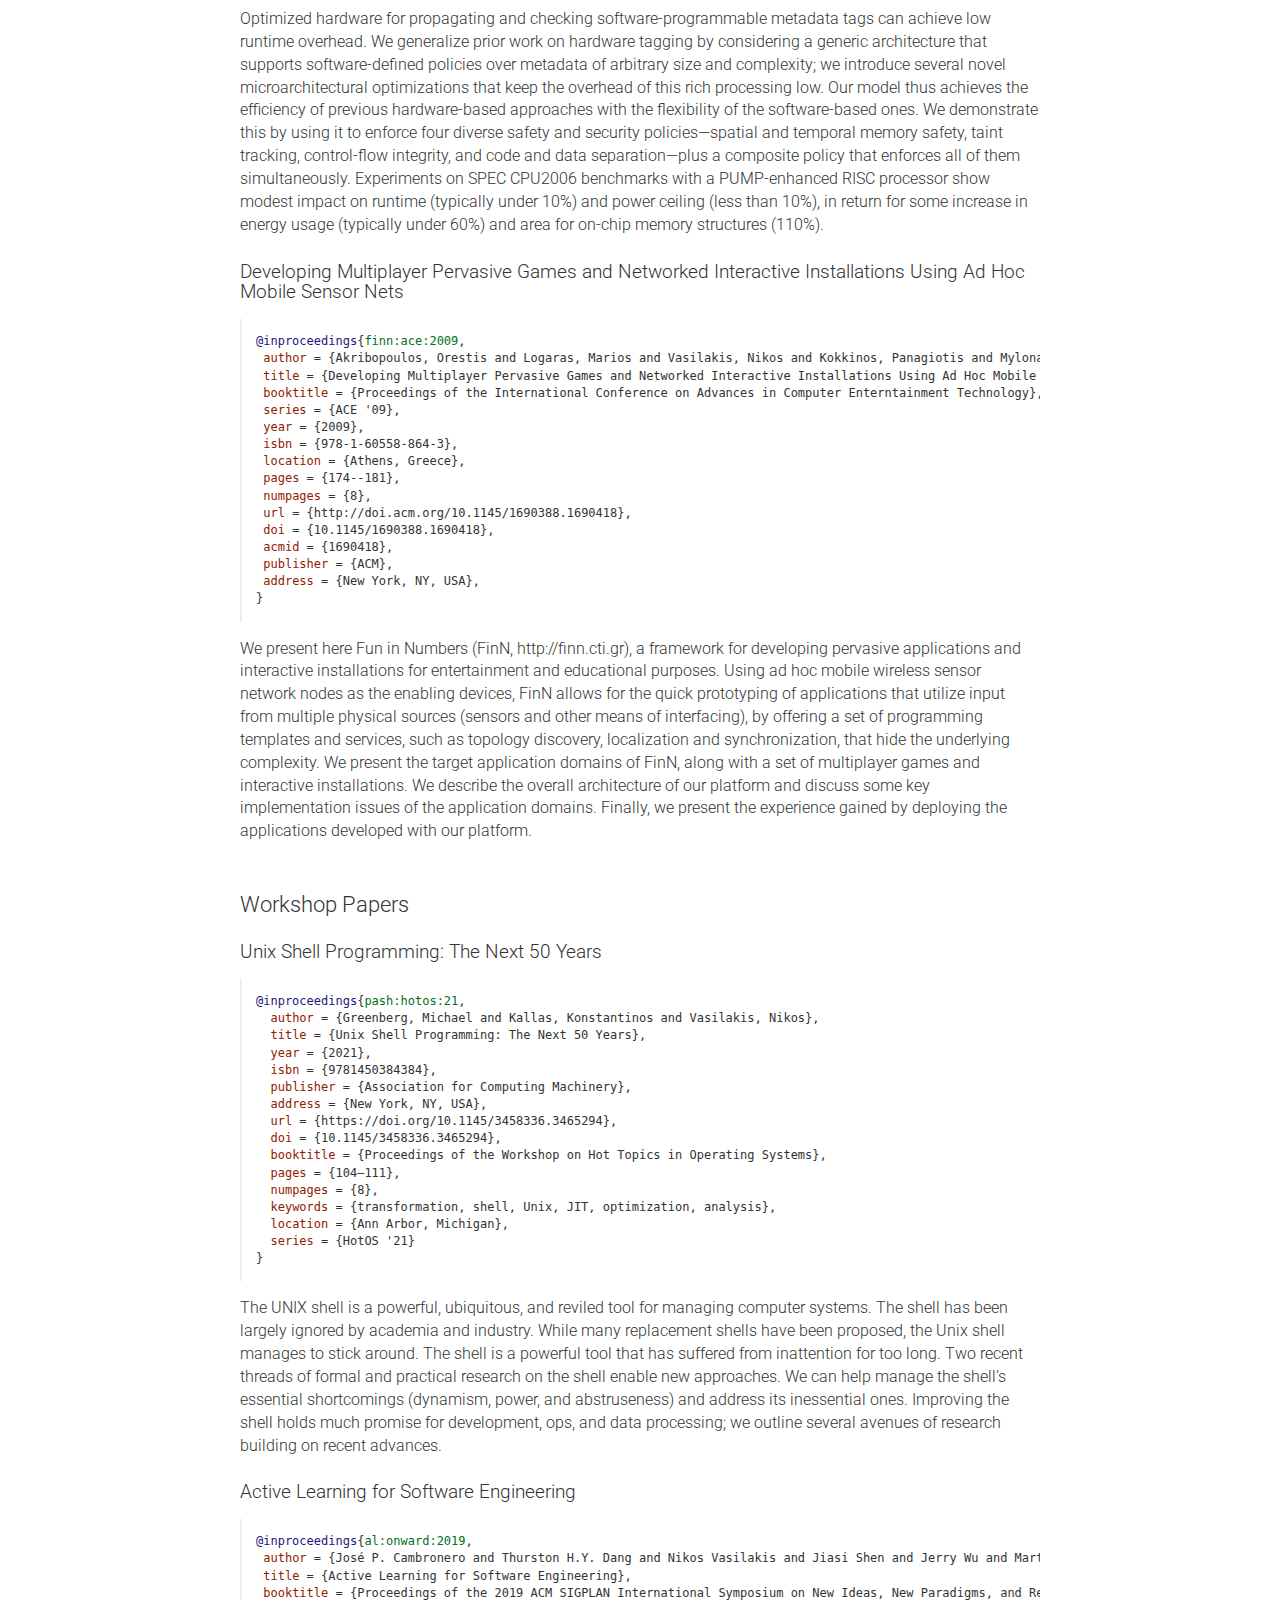
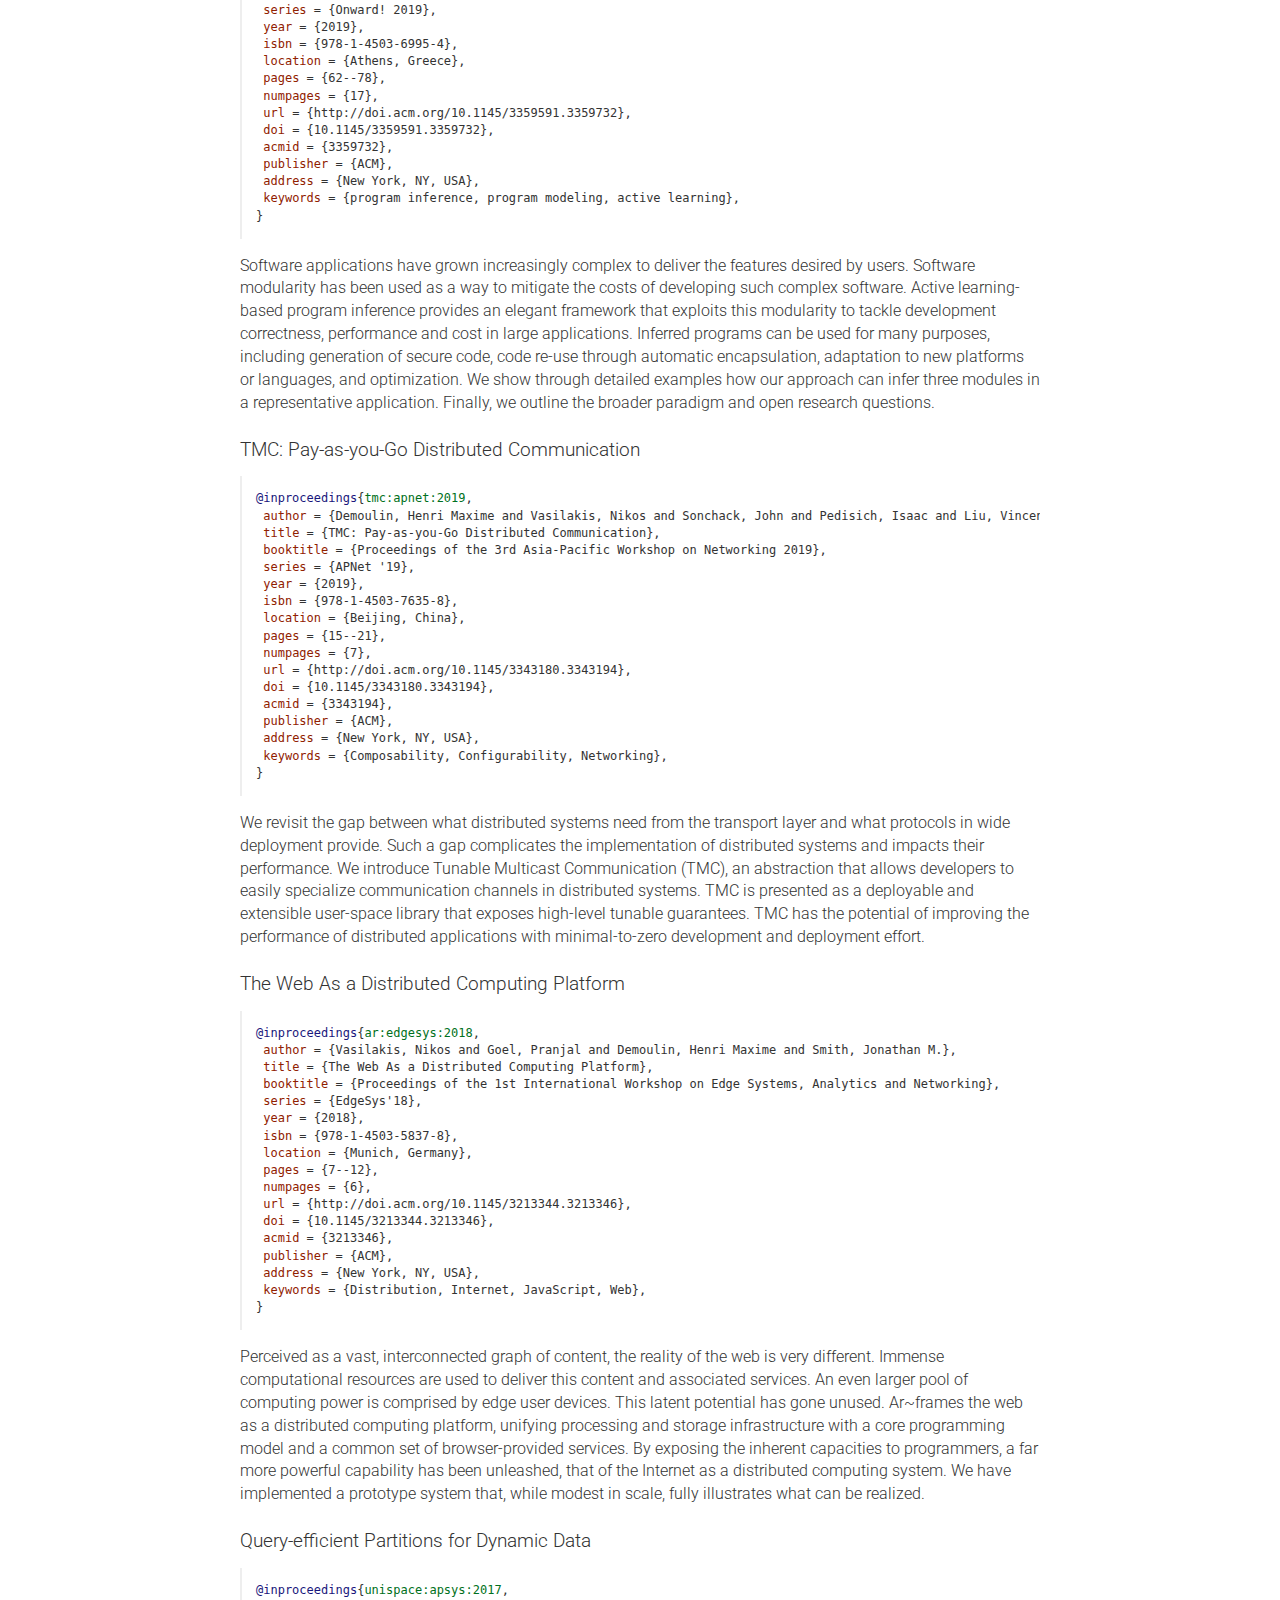
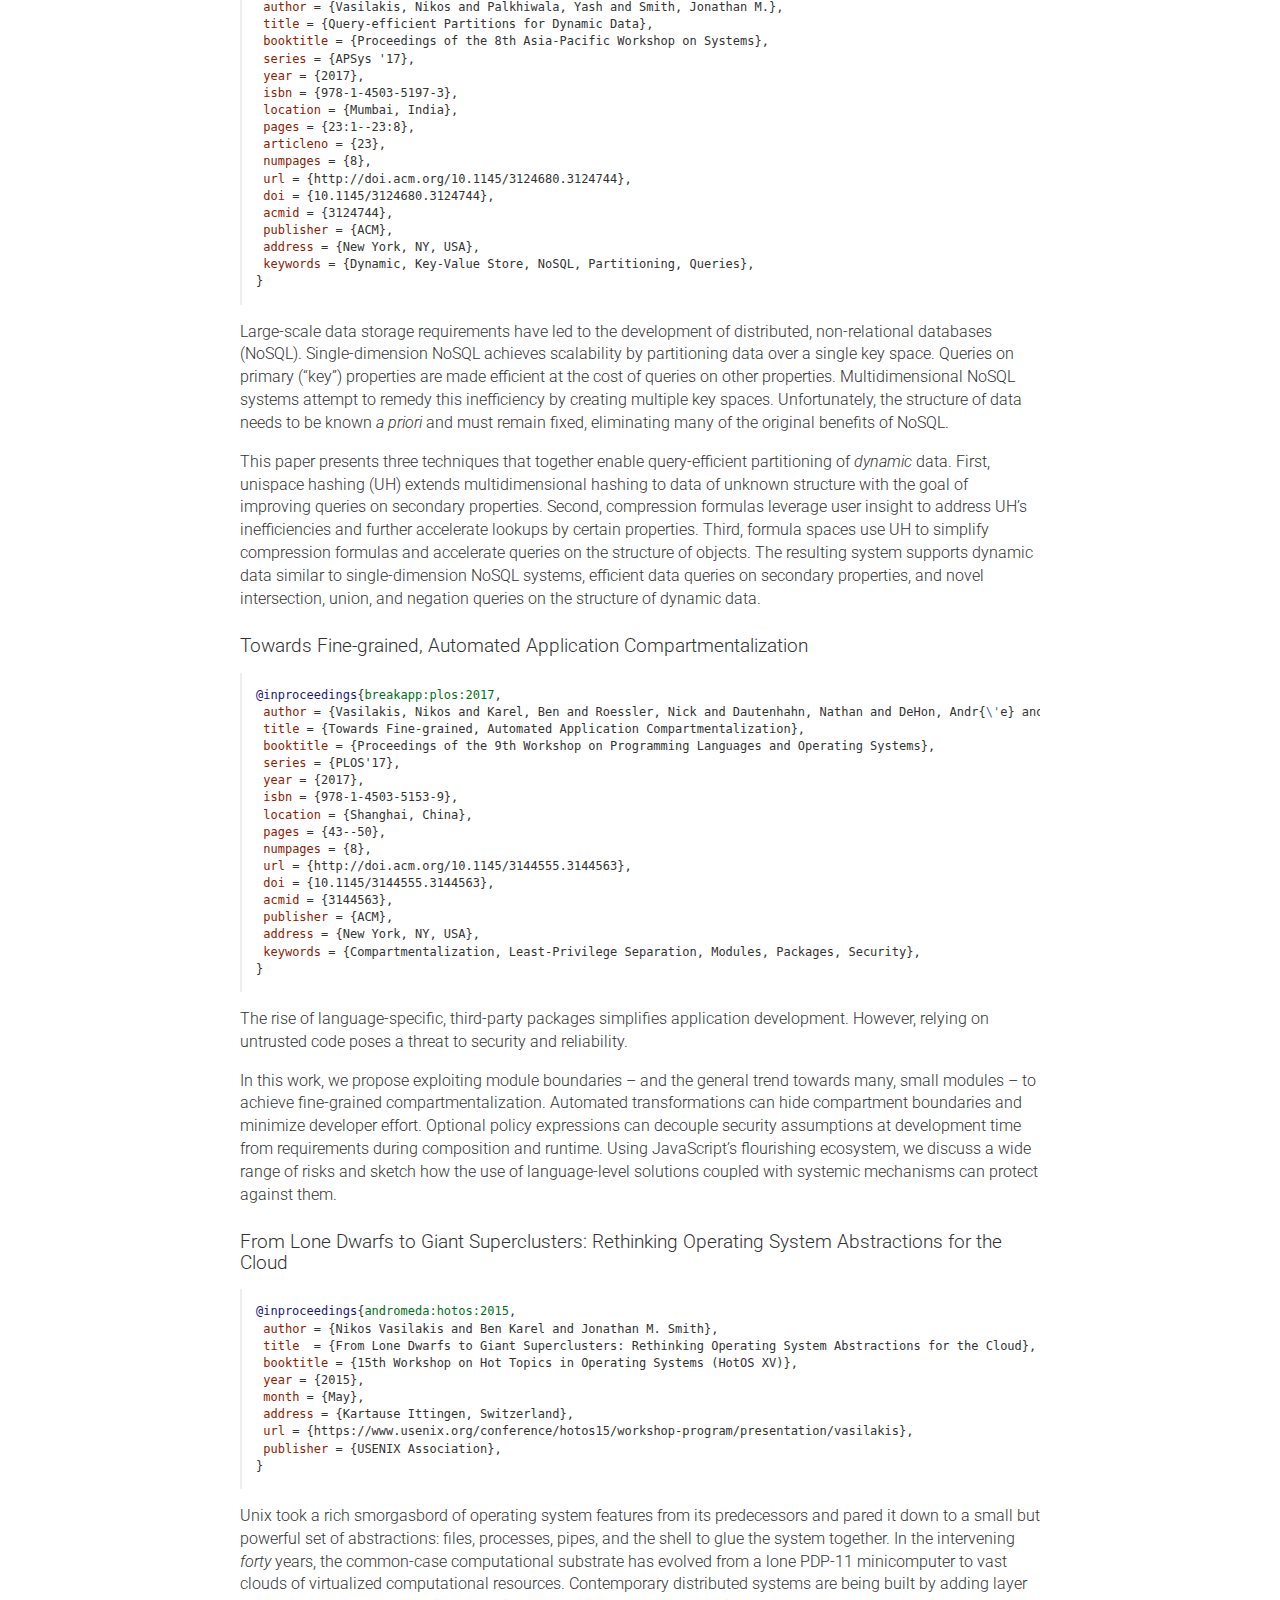
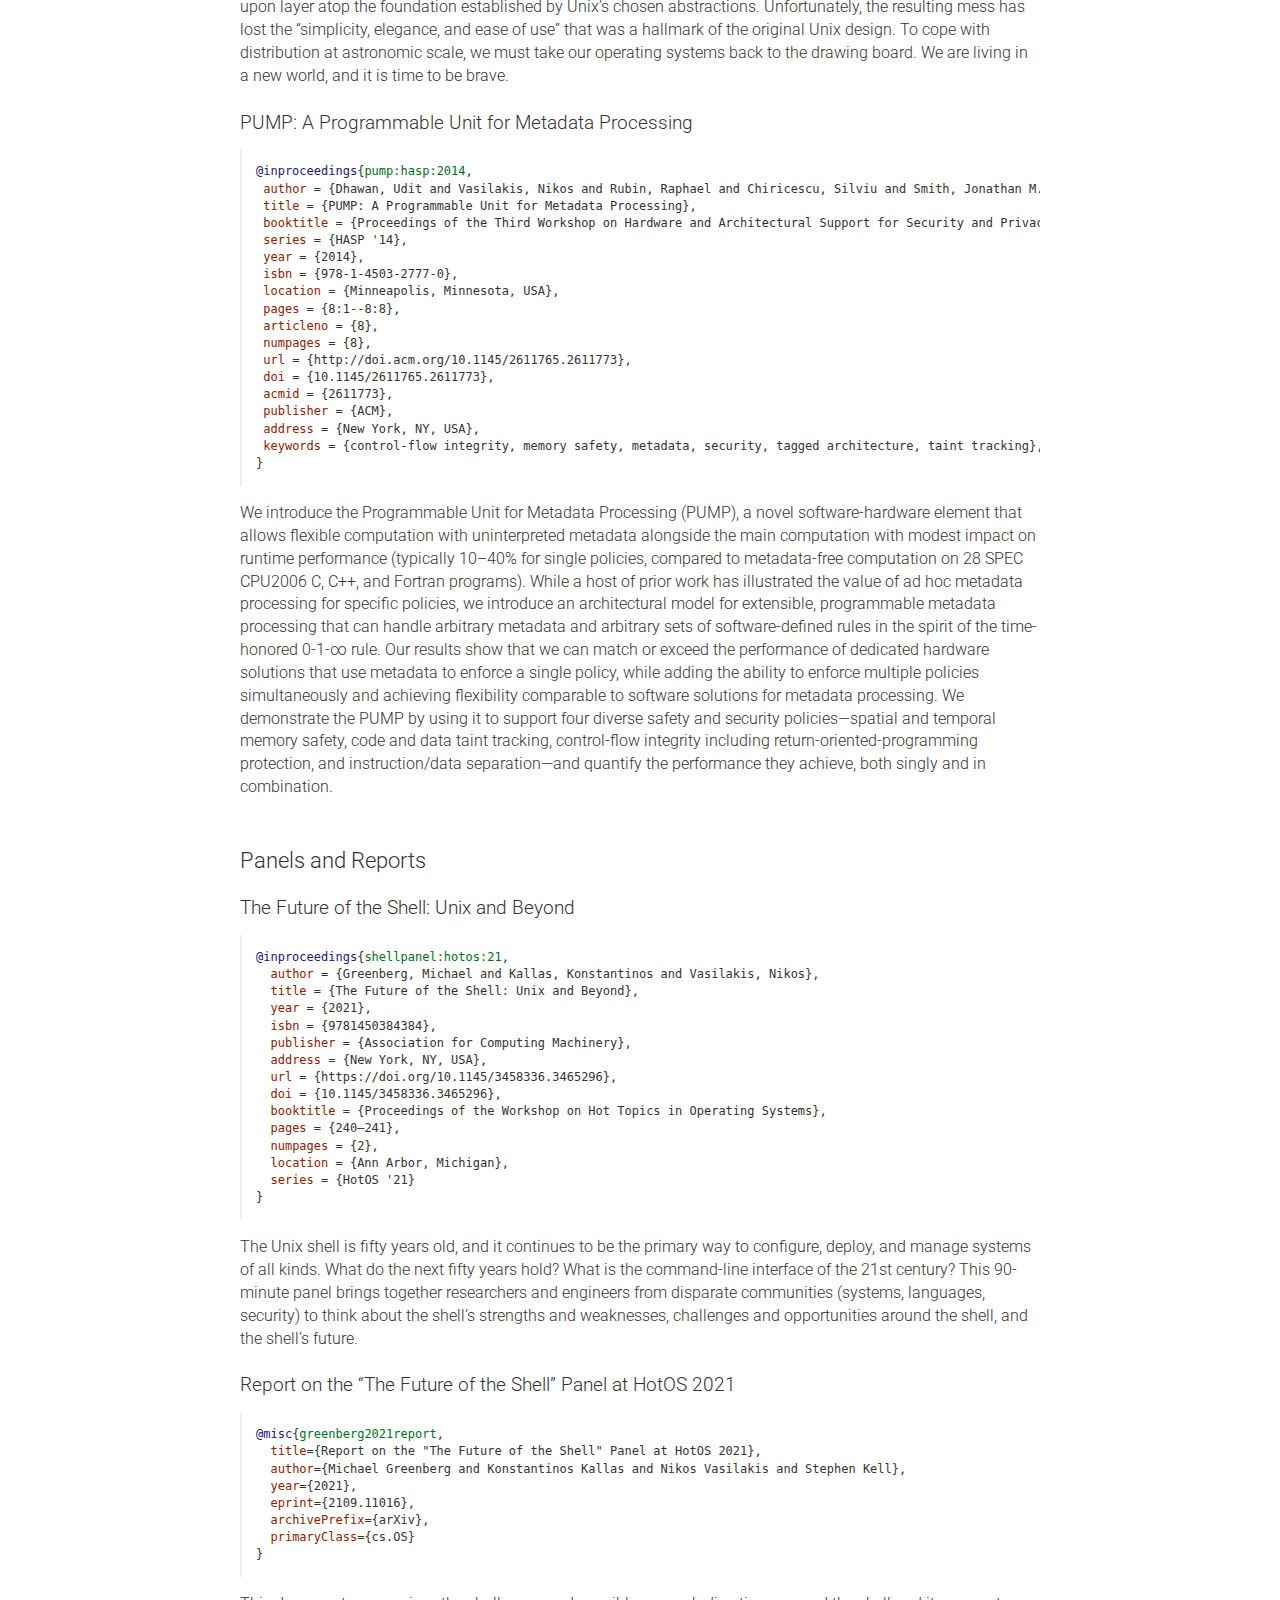
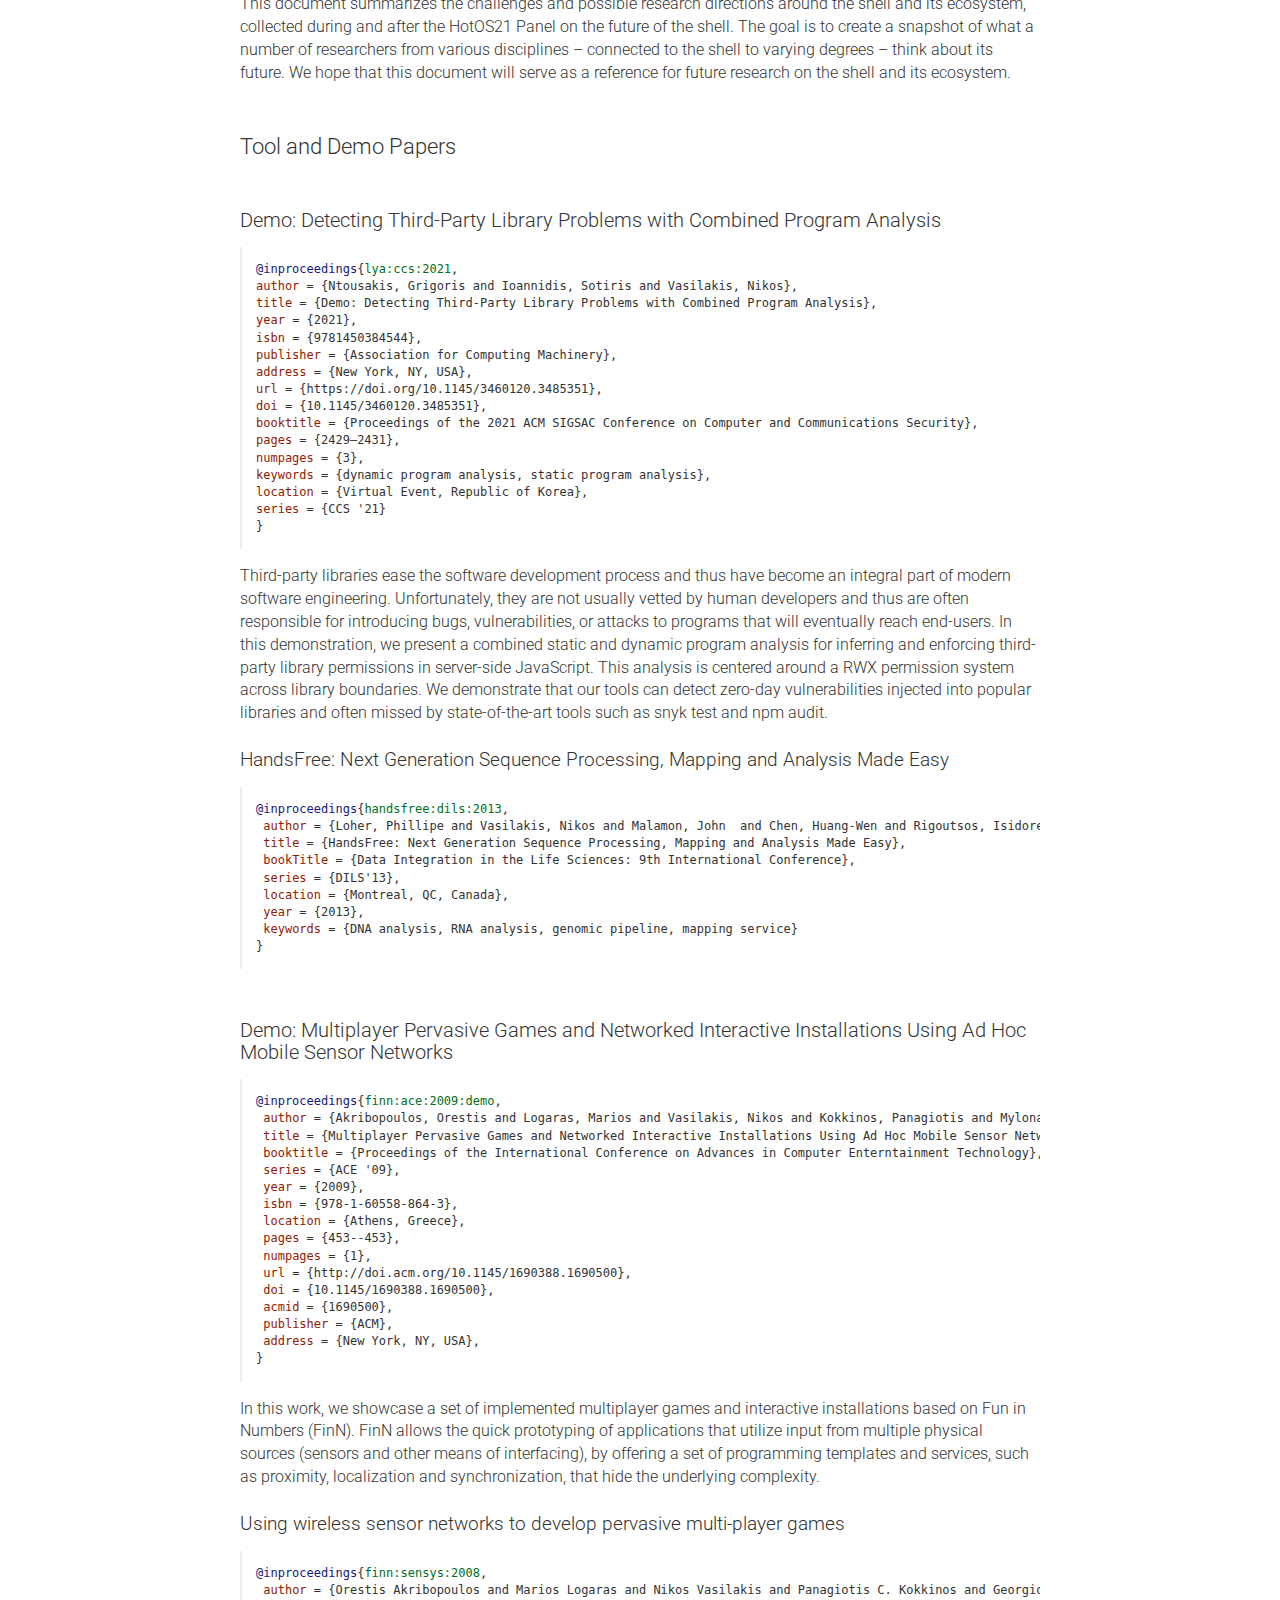
<file: bib/index.html>
<!DOCTYPE html>
<html>
  <head>
    <!-- Global site tag (gtag.js) - Google Analytics -->
    <script async src="https://www.googletagmanager.com/gtag/js?id=UA-110065476-1"></script>
    <script>
      window.dataLayer = window.dataLayer || [];
      function gtag(){dataLayer.push(arguments);}
      gtag('js', new Date());
    
      gtag('config', 'UA-110065476-1');
    </script>
    <meta charset="utf-8">
    <meta name="generator" content="andromeda">
    <meta name="viewport" content="width=device-width, initial-scale=1.0, user-scalable=yes">
    <link rel="stylesheet" type="text/css" href="https://fonts.googleapis.com/css?family=Roboto:100,200,300,400">
      <style type="text/css">code{white-space: pre;}</style>
  <!--[if lt IE 9]>
    <script src="http://html5shim.googlecode.com/svn/trunk/html5.js"></script>
  <![endif]-->
      <title>
      Bibtex file
    </title>
          <style type="text/css">
  pre > code.sourceCode { white-space: pre; position: relative; }
  pre > code.sourceCode > span { display: inline-block; line-height: 1.25; }
  pre > code.sourceCode > span:empty { height: 1.2em; }
  .sourceCode { overflow: visible; }
  code.sourceCode > span { color: inherit; text-decoration: inherit; }
  div.sourceCode { margin: 1em 0; }
  pre.sourceCode { margin: 0; }
  @media screen {
  div.sourceCode { overflow: auto; }
  }
  @media print {
  pre > code.sourceCode { white-space: pre-wrap; }
  pre > code.sourceCode > span { text-indent: -5em; padding-left: 5em; }
  }
  pre.numberSource code
    { counter-reset: source-line 0; }
  pre.numberSource code > span
    { position: relative; left: -4em; counter-increment: source-line; }
  pre.numberSource code > span > a:first-child::before
    { content: counter(source-line);
      position: relative; left: -1em; text-align: right; vertical-align: baseline;
      border: none; display: inline-block;
      -webkit-touch-callout: none; -webkit-user-select: none;
      -khtml-user-select: none; -moz-user-select: none;
      -ms-user-select: none; user-select: none;
      padding: 0 4px; width: 4em;
      color: #aaaaaa;
    }
  pre.numberSource { margin-left: 3em; border-left: 1px solid #aaaaaa;  padding-left: 4px; }
  div.sourceCode
    {   }
  @media screen {
  pre > code.sourceCode > span > a:first-child::before { text-decoration: underline; }
  }
  code span.al { color: #ff0000; font-weight: bold; } /* Alert */
  code span.an { color: #60a0b0; font-weight: bold; font-style: italic; } /* Annotation */
  code span.at { color: #7d9029; } /* Attribute */
  code span.bn { color: #40a070; } /* BaseN */
  code span.bu { } /* BuiltIn */
  code span.cf { color: #007020; font-weight: bold; } /* ControlFlow */
  code span.ch { color: #4070a0; } /* Char */
  code span.cn { color: #880000; } /* Constant */
  code span.co { color: #60a0b0; font-style: italic; } /* Comment */
  code span.cv { color: #60a0b0; font-weight: bold; font-style: italic; } /* CommentVar */
  code span.do { color: #ba2121; font-style: italic; } /* Documentation */
  code span.dt { color: #902000; } /* DataType */
  code span.dv { color: #40a070; } /* DecVal */
  code span.er { color: #ff0000; font-weight: bold; } /* Error */
  code span.ex { } /* Extension */
  code span.fl { color: #40a070; } /* Float */
  code span.fu { color: #06287e; } /* Function */
  code span.im { } /* Import */
  code span.in { color: #60a0b0; font-weight: bold; font-style: italic; } /* Information */
  code span.kw { color: #007020; font-weight: bold; } /* Keyword */
  code span.op { color: #666666; } /* Operator */
  code span.ot { color: #007020; } /* Other */
  code span.pp { color: #bc7a00; } /* Preprocessor */
  code span.sc { color: #4070a0; } /* SpecialChar */
  code span.ss { color: #bb6688; } /* SpecialString */
  code span.st { color: #4070a0; } /* String */
  code span.va { color: #19177c; } /* Variable */
  code span.vs { color: #4070a0; } /* VerbatimString */
  code span.wa { color: #60a0b0; font-weight: bold; font-style: italic; } /* Warning */
    </style>
        <link rel="stylesheet" href="../main.css">
        </head>
  <body>
    <div class="container-fluid">
                      <h1 class="title">Bibtex file</h1>
                              <h2 class="author">Nikos Vasilakis</h2>
                    
                  <nav id="TOC">
      <ul>
      <li><a href="#drafts-pre-prints-under-submission">Drafts /
      Pre-Prints / Under-Submission</a></li>
      <li><a href="#conference-papers">Conference Papers</a></li>
      <li><a href="#workshop-papers">Workshop Papers</a></li>
      <li><a href="#panels-and-reports">Panels and Reports</a></li>
      <li><a href="#tool-and-demo-papers">Tool and Demo Papers</a></li>
      <li><a href="#theses">Theses</a></li>
      <li><a href="#tutorials">Tutorials</a></li>
      <li><a href="#patents">Patents</a></li>
      <li><a href="#unpublished">Unpublished</a></li>
      </ul>
      </nav>
                  <section id="introduction" class="abstract-section">
          <!--<h3 class="abstract-h3">Abstract</h3>-->
      <p>This file can be accessed in both <a href="./nv.bib">bibtex</a>
      and <a href="./README.md">markdown</a> forms, from which it gets
      generated.</p>
      </section>
      <section id="drafts-pre-prints-under-submission" class="level2">
<h2>Drafts / Pre-Prints / Under-Submission</h2>
<section
id="automatic-synthesis-of-parallel-and-distributed-unix-commands-with-kumquat"
class="level4">
<h4>Automatic Synthesis of Parallel and Distributed Unix Commands with
KumQuat</h4>
<div class="sourceCode" id="cb1"><pre
class="sourceCode bibtex"><code class="sourceCode bibtex"><span id="cb1-1"><a href="#cb1-1" aria-hidden="true" tabindex="-1"></a><span class="va">@misc</span>{<span class="ot">kumquat:arxiv:2020</span>,</span>
<span id="cb1-2"><a href="#cb1-2" aria-hidden="true" tabindex="-1"></a>  <span class="dt">title</span>={Automatic Synthesis of Parallel and Distributed Unix Commands with KumQuat}, </span>
<span id="cb1-3"><a href="#cb1-3" aria-hidden="true" tabindex="-1"></a>  <span class="dt">author</span>={Jiasi Shen and Nikos Vasilakis and Martin C. Rinard},</span>
<span id="cb1-4"><a href="#cb1-4" aria-hidden="true" tabindex="-1"></a>  <span class="dt">year</span>={2020},</span>
<span id="cb1-5"><a href="#cb1-5" aria-hidden="true" tabindex="-1"></a>  <span class="dt">eprint</span>={2012.15443},</span>
<span id="cb1-6"><a href="#cb1-6" aria-hidden="true" tabindex="-1"></a>  <span class="dt">archivePrefix</span>={arXiv}</span>
<span id="cb1-7"><a href="#cb1-7" aria-hidden="true" tabindex="-1"></a>}</span></code></pre></div>
<p>We present KumQuat, a system for automatically generating data
parallel implementations of Unix shell commands and pipelines. The
generated parallel versions split input streams, execute multiple
instantiations of the original pipeline commands to process the splits
in parallel, then combine the resulting parallel outputs to produce the
final output stream. KumQuat automatically synthesizes the combine
operators, with a domain-specific combiner language acting as a strong
regularizer that promotes efficient inference of correct combiners. We
evaluate KumQuat on 70 benchmark scripts that together have a total of
427 stages. KumQuat synthesizes a correct combiner for 113 of the 121
unique commands that appear in these benchmark scripts. The synthesis
times vary between 39 seconds and 331 seconds with a median of 60
seconds. We present experimental results that show that these combiners
enable the effective parallelization of our benchmark scripts.</p>
</section>
<section
id="themis-a-secure-decentralized-framework-for-microservice-interaction-in-serverless-computing"
class="level3">
<h3>Themis: A Secure Decentralized Framework for Microservice
Interaction in Serverless Computing</h3>
<div class="sourceCode" id="cb2"><pre
class="sourceCode bibtex"><code class="sourceCode bibtex"><span id="cb2-1"><a href="#cb2-1" aria-hidden="true" tabindex="-1"></a><span class="va">@misc</span>{<span class="ot">themis:submission:2022</span>,</span>
<span id="cb2-2"><a href="#cb2-2" aria-hidden="true" tabindex="-1"></a>  <span class="dt">title</span>={Themis: A Secure Decentralized Framework for Microservice Interaction in Serverless Computing}, </span>
<span id="cb2-3"><a href="#cb2-3" aria-hidden="true" tabindex="-1"></a>  <span class="dt">author</span>={Angeliki Aktypi and Nikos Vasilakis and Kasper Rasmussen},</span>
<span id="cb2-4"><a href="#cb2-4" aria-hidden="true" tabindex="-1"></a>  <span class="dt">year</span>={2022}</span>
<span id="cb2-5"><a href="#cb2-5" aria-hidden="true" tabindex="-1"></a>}</span></code></pre></div>
<p>In serverless computing, applications are composed of stand-alone
microservices that are invoked and scale-up independently. Peer-to-peer
protocols can be used to enable decentralized communication among the
services that compose each application. This work presents , a framework
for secure service-to-service interaction targeting serverless
environments and the underlying service mesh architectures. builds on a
notion of decentralized identity management to allow confidential and
authenticated service-to-service interaction without the need for a
centralized certificate authority. adopts a layered architecture. Its
lower layer forms a core communication protocol pair that offers strong
security guarantees without depending on a centralized point of
authority. Building on this pair, an upper layer provides a series of
actions related to communication and identifier management—, , and .
This paper analyzes the security properties of ’s protocol suite and
show how it provides a decentralized and flexible communication
platform. The evaluation of our prototype targeting serverless
applications written in JavaScript shows that these security benefits
come with small runtime latency and throughput overheads (avg.:
&lt;0.1%&lt;0.1%) and modest startup overheads (avg.: &lt;1s&lt;1s),
with only a few -specific lines of code added (avg.: &lt;0.1%&lt;0.1% of
the original codebase).</p>
</section>
<section id="a-systematic-analysis-of-the-event-stream-incident"
class="level3">
<h3>A Systematic Analysis of the Event-Stream Incident</h3>
<div class="sourceCode" id="cb3"><pre
class="sourceCode bibtex"><code class="sourceCode bibtex"><span id="cb3-1"><a href="#cb3-1" aria-hidden="true" tabindex="-1"></a><span class="va">@inproceedings</span>{<span class="ot">ev:eurosec:2022</span>,</span>
<span id="cb3-2"><a href="#cb3-2" aria-hidden="true" tabindex="-1"></a>  <span class="dt">title</span>={A Systematic Analysis of the Event-Stream Incident}, </span>
<span id="cb3-3"><a href="#cb3-3" aria-hidden="true" tabindex="-1"></a>  <span class="dt">author</span>={Iosif Arvanitis and Grigoris Ntousakis and Sotiris Ioannidis and Nikos Vasilakis},</span>
<span id="cb3-4"><a href="#cb3-4" aria-hidden="true" tabindex="-1"></a>  <span class="dt">year</span>={2022},</span>
<span id="cb3-5"><a href="#cb3-5" aria-hidden="true" tabindex="-1"></a>  <span class="dt">isbn</span> = {9781450392550},</span>
<span id="cb3-6"><a href="#cb3-6" aria-hidden="true" tabindex="-1"></a>  <span class="dt">publisher</span> = {Association for Computing Machinery},</span>
<span id="cb3-7"><a href="#cb3-7" aria-hidden="true" tabindex="-1"></a>  <span class="dt">address</span> = {New York, NY, USA},</span>
<span id="cb3-8"><a href="#cb3-8" aria-hidden="true" tabindex="-1"></a>  <span class="dt">url</span> = {https://doi.org/10.1145/3517208.3523753},</span>
<span id="cb3-9"><a href="#cb3-9" aria-hidden="true" tabindex="-1"></a>  <span class="dt">doi</span> = {10.1145/3517208.3523753},</span>
<span id="cb3-10"><a href="#cb3-10" aria-hidden="true" tabindex="-1"></a>  <span class="dt">booktitle</span> = {15th European Workshop on Systems Security},</span>
<span id="cb3-11"><a href="#cb3-11" aria-hidden="true" tabindex="-1"></a>  <span class="dt">location</span> = {Rennes, France},</span>
<span id="cb3-12"><a href="#cb3-12" aria-hidden="true" tabindex="-1"></a>  <span class="dt">series</span> = {EuroSec &#39;22}</span>
<span id="cb3-13"><a href="#cb3-13" aria-hidden="true" tabindex="-1"></a>}</span></code></pre></div>
<p>On October 5, 2018, a GitHub user announced a critical security
vulnerability in event-stream, a JavaScript package meant to simplify
working with data-streams. The vulnerability, was introduced by a new
maintainer, by including code designed to harvest account details from
select Bitcoin wallets when executing as part of the Copay wallet. At
the time of the incident, event-stream was used by hundreds of
applications and averaged about two million downloads per week. This
paper reports on the results of an independent analysis of the
event-steam incident. A series of steps allowed the attacker to take
control of important account functions, while the attack was designed to
activate only on select few environments—only when part of a specific
dependency tree, only on specific wallets, and only on the live Bitcoin
network. Conventional program analysis techniques would have likely
missed the attack, and manual vetting proved to be inadequate for the
scale and complexity of dependencies used in modern applications. This
incident is an important example of the risks associated with long
software supply chains using third-party libraries, calling the research
community to arms.</p>
</section>
</section>
<section id="conference-papers" class="level2">
<h2>Conference Papers</h2>
<section
id="practically-correct-just-in-time-shell-script-parallelization"
class="level4">
<h4>Practically Correct, Just-in-Time Shell Script Parallelization</h4>
<div class="sourceCode" id="cb4"><pre
class="sourceCode bibtex"><code class="sourceCode bibtex"><span id="cb4-1"><a href="#cb4-1" aria-hidden="true" tabindex="-1"></a><span class="va">@inproceedings</span>{<span class="ot">pash:osdi:2022</span>,</span>
<span id="cb4-2"><a href="#cb4-2" aria-hidden="true" tabindex="-1"></a>  <span class="dt">title</span>={Practically Correct, Just-in-Time Shell Script Parallelization}, </span>
<span id="cb4-3"><a href="#cb4-3" aria-hidden="true" tabindex="-1"></a>  <span class="dt">author</span>={Kallas, Konstantinos and Mustafa, Tammam and Bielak, Jan and Karnikis, Dimitris and Dang, Thurston H.Y. and Greenberg, Michael and Vasilakis, Nikos},</span>
<span id="cb4-4"><a href="#cb4-4" aria-hidden="true" tabindex="-1"></a>  <span class="dt">booktitle</span> = {16th {USENIX} Symposium on Operating Systems Design and Implementation ({OSDI} 22)},</span>
<span id="cb4-5"><a href="#cb4-5" aria-hidden="true" tabindex="-1"></a>  <span class="dt">year</span> = {2022},</span>
<span id="cb4-6"><a href="#cb4-6" aria-hidden="true" tabindex="-1"></a>  <span class="dt">pages</span> = {1--18},</span>
<span id="cb4-7"><a href="#cb4-7" aria-hidden="true" tabindex="-1"></a>  <span class="dt">url</span> = {https://www.usenix.org/conference/osdi22/presentation/kallas},</span>
<span id="cb4-8"><a href="#cb4-8" aria-hidden="true" tabindex="-1"></a>  <span class="dt">publisher</span> = {{USENIX} Association},</span>
<span id="cb4-9"><a href="#cb4-9" aria-hidden="true" tabindex="-1"></a>  <span class="dt">month</span> = <span class="st">jul</span></span>
<span id="cb4-10"><a href="#cb4-10" aria-hidden="true" tabindex="-1"></a>}</span></code></pre></div>
<p>Recent shell-script parallelization systems enjoy mostly automated
parallel speedups by compiling scripts ahead-of-time. Unfortunately,
such static parallelization is hampered by the dynamic behaviors
pervasive in shell scripts—e.g., variable expansion and command
substitution—which often require reasoning about the current state of
the shell and filesystem.</p>
<p>We present BLISH, a just-in-time (JIT) shell-script compiler that
intermixes evaluation and parallelization during a script’s run-time
execution. JIT parallelization collects runtime information about the
system’s state, but must not alter the behavior of the original script,
and must keep our intervention’s overhead down. BLISH addresses these
challenges by (i) using a dynamic interposition framework, guided by a
static preprocessing pass; (ii) developing runtime support for
transparently pausing and resuming shell execution; and (iii) operating
as a stateful server, communicating with the current shell by passing
messages—without requiring modifications to the system’s underlying
shell interpreter.</p>
<p>When run on a wide variety of benchmarks, including the POSIX shell
test suite, BLISH (i) does not break scripts, even in cases that are
likely to break shells in widespread use; and (ii) offers significant
speedups, whenever parallelization is possible. These results show that
BLISH can be used as a dropin replacement for any non-interactive shell
use, providing significant speedups without any risk of breakage</p>
</section>
<section
id="supply-chain-vulnerability-elimination-via-active-learning-and-regeneration"
class="level3">
<h3>Supply-Chain Vulnerability Elimination via Active Learning and
Regeneration</h3>
<div class="sourceCode" id="cb5"><pre
class="sourceCode bibtex"><code class="sourceCode bibtex"><span id="cb5-1"><a href="#cb5-1" aria-hidden="true" tabindex="-1"></a><span class="va">@inproceedings</span>{<span class="ot">harp:ccs:2021</span>,</span>
<span id="cb5-2"><a href="#cb5-2" aria-hidden="true" tabindex="-1"></a><span class="dt">author</span> = {Vasilakis, Nikos and Benetopoulos, Achilles and Handa, Shivam and Schoen, Alizee and Shen, Jiasi and Rinard, Martin C.},</span>
<span id="cb5-3"><a href="#cb5-3" aria-hidden="true" tabindex="-1"></a><span class="dt">title</span> = {Supply-Chain Vulnerability Elimination via Active Learning and Regeneration},</span>
<span id="cb5-4"><a href="#cb5-4" aria-hidden="true" tabindex="-1"></a><span class="dt">year</span> = {2021},</span>
<span id="cb5-5"><a href="#cb5-5" aria-hidden="true" tabindex="-1"></a><span class="dt">isbn</span> = {9781450384544},</span>
<span id="cb5-6"><a href="#cb5-6" aria-hidden="true" tabindex="-1"></a><span class="dt">publisher</span> = {Association for Computing Machinery},</span>
<span id="cb5-7"><a href="#cb5-7" aria-hidden="true" tabindex="-1"></a><span class="dt">address</span> = {New York, NY, USA},</span>
<span id="cb5-8"><a href="#cb5-8" aria-hidden="true" tabindex="-1"></a><span class="dt">url</span> = {https://doi.org/10.1145/3460120.3484736},</span>
<span id="cb5-9"><a href="#cb5-9" aria-hidden="true" tabindex="-1"></a><span class="dt">doi</span> = {10.1145/3460120.3484736},</span>
<span id="cb5-10"><a href="#cb5-10" aria-hidden="true" tabindex="-1"></a><span class="dt">booktitle</span> = {Proceedings of the 2021 ACM SIGSAC Conference on Computer and Communications Security},</span>
<span id="cb5-11"><a href="#cb5-11" aria-hidden="true" tabindex="-1"></a><span class="dt">pages</span> = {1755–1770},</span>
<span id="cb5-12"><a href="#cb5-12" aria-hidden="true" tabindex="-1"></a><span class="dt">numpages</span> = {16},</span>
<span id="cb5-13"><a href="#cb5-13" aria-hidden="true" tabindex="-1"></a><span class="dt">keywords</span> = {program inference, packages, supply-chain attacks, program synthesis, third-party libraries, modules},</span>
<span id="cb5-14"><a href="#cb5-14" aria-hidden="true" tabindex="-1"></a><span class="dt">location</span> = {Virtual Event, Republic of Korea},</span>
<span id="cb5-15"><a href="#cb5-15" aria-hidden="true" tabindex="-1"></a><span class="dt">series</span> = {CCS &#39;21}</span>
<span id="cb5-16"><a href="#cb5-16" aria-hidden="true" tabindex="-1"></a>}</span></code></pre></div>
<p>Software supply-chain attacks target components that are integrated
into client applications. Such attacks often target widely-used
components, with the attack taking place via operations (for example,
file system or network accesses) that do not affect those aspects of
component behavior that the client observes. We propose new active
library learning and regeneration (ALR) techniques for inferring and
regenerating the client-observable behavior of software components.
Using increasingly sophisticated rounds of exploration, ALR generates
inputs, provides these inputs to the component, and observes the
resulting outputs to infer a model of the component’s behavior as a
program in a domain-specific language. We present Harp, an ALR system
for string processing components. We apply Harp to successfully infer
and regenerate string-processing components written in JavaScript and
C/C++. Our results indicate that, in the majority of cases, Harp
completes the regeneration in less than a minute, remains fully
compatible with the original library, and delivers performance
indistinguishable from the original library. We also demonstrate that
Harp can eliminate vulnerabilities associated with libraries targeted in
several highly visible security incidents, specifically event-stream,
left-pad, and string-compare.</p>
</section>
<section
id="preventing-dynamic-library-compromise-on-node.js-via-rwx-based-privilege-reduction"
class="level3">
<h3>Preventing Dynamic Library Compromise on Node.js via RWX-Based
Privilege Reduction</h3>
<div class="sourceCode" id="cb6"><pre
class="sourceCode bibtex"><code class="sourceCode bibtex"><span id="cb6-1"><a href="#cb6-1" aria-hidden="true" tabindex="-1"></a><span class="va">@inproceedings</span>{<span class="ot">mir:ccs:2021</span>,</span>
<span id="cb6-2"><a href="#cb6-2" aria-hidden="true" tabindex="-1"></a><span class="dt">author</span> = {Vasilakis, Nikos and Staicu, Cristian-Alexandru and Ntousakis, Grigoris and Kallas, Konstantinos and Karel, Ben and DeHon, Andr<span class="ch">\&#39;</span>{e} and Pradel, Michael},</span>
<span id="cb6-3"><a href="#cb6-3" aria-hidden="true" tabindex="-1"></a><span class="dt">title</span> = {Preventing Dynamic Library Compromise on Node.js via RWX-Based Privilege Reduction},</span>
<span id="cb6-4"><a href="#cb6-4" aria-hidden="true" tabindex="-1"></a><span class="dt">year</span> = {2021},</span>
<span id="cb6-5"><a href="#cb6-5" aria-hidden="true" tabindex="-1"></a><span class="dt">isbn</span> = {9781450384544},</span>
<span id="cb6-6"><a href="#cb6-6" aria-hidden="true" tabindex="-1"></a><span class="dt">publisher</span> = {Association for Computing Machinery},</span>
<span id="cb6-7"><a href="#cb6-7" aria-hidden="true" tabindex="-1"></a><span class="dt">address</span> = {New York, NY, USA},</span>
<span id="cb6-8"><a href="#cb6-8" aria-hidden="true" tabindex="-1"></a><span class="dt">url</span> = {https://doi.org/10.1145/3460120.3484535},</span>
<span id="cb6-9"><a href="#cb6-9" aria-hidden="true" tabindex="-1"></a><span class="dt">doi</span> = {10.1145/3460120.3484535},</span>
<span id="cb6-10"><a href="#cb6-10" aria-hidden="true" tabindex="-1"></a><span class="dt">booktitle</span> = {Proceedings of the 2021 ACM SIGSAC Conference on Computer and Communications Security},</span>
<span id="cb6-11"><a href="#cb6-11" aria-hidden="true" tabindex="-1"></a><span class="dt">pages</span> = {1821–1838},</span>
<span id="cb6-12"><a href="#cb6-12" aria-hidden="true" tabindex="-1"></a><span class="dt">numpages</span> = {18},</span>
<span id="cb6-13"><a href="#cb6-13" aria-hidden="true" tabindex="-1"></a><span class="dt">keywords</span> = {third-party libraries, supply-chain attacks, program analysis},</span>
<span id="cb6-14"><a href="#cb6-14" aria-hidden="true" tabindex="-1"></a><span class="dt">location</span> = {Virtual Event, Republic of Korea},</span>
<span id="cb6-15"><a href="#cb6-15" aria-hidden="true" tabindex="-1"></a><span class="dt">series</span> = {CCS &#39;21}</span>
<span id="cb6-16"><a href="#cb6-16" aria-hidden="true" tabindex="-1"></a>}</span></code></pre></div>
<p>Third-party libraries ease the development of large-scale software
systems. However, libraries often execute with significantly more
privilege than needed to complete their task. Such additional privilege
is sometimes exploited at runtime via inputs passed to a library, even
when the library itself is not actively malicious. We present Mir, a
system addressing dynamic compromise by introducing a fine-grained
read-write-execute (RWX) permission model at the boundaries of
libraries: every field of every free variable name in the context of an
imported library is governed by a permission set. To help specify the
permissions given to existing code, Mir’s automated inference generates
default permissions by analyzing how libraries are used by their
clients. Applied to over 1,000 JavaScript libraries for Node.js, Mir
shows practical security (61/63 attacks mitigated), performance (2.1s
for static analysis and +1.93% for dynamic enforcement), and
compatibility (99.09%) characteristics—and enables a novel
quantification of privilege reduction.</p>
</section>
<section
id="efficient-module-level-dynamic-analysis-for-dynamic-languages-with-module-recontextualization"
class="level3">
<h3>Efficient Module-Level Dynamic Analysis for Dynamic Languages with
Module Recontextualization</h3>
<div class="sourceCode" id="cb7"><pre
class="sourceCode bibtex"><code class="sourceCode bibtex"><span id="cb7-1"><a href="#cb7-1" aria-hidden="true" tabindex="-1"></a><span class="va">@inbook</span>{<span class="ot">lya:fse:2021</span>,</span>
<span id="cb7-2"><a href="#cb7-2" aria-hidden="true" tabindex="-1"></a><span class="dt">author</span> = {Vasilakis, Nikos and Ntousakis, Grigoris and Heller, Veit and Rinard, Martin C.},</span>
<span id="cb7-3"><a href="#cb7-3" aria-hidden="true" tabindex="-1"></a><span class="dt">title</span> = {Efficient Module-Level Dynamic Analysis for Dynamic Languages with Module Recontextualization},</span>
<span id="cb7-4"><a href="#cb7-4" aria-hidden="true" tabindex="-1"></a><span class="dt">year</span> = {2021},</span>
<span id="cb7-5"><a href="#cb7-5" aria-hidden="true" tabindex="-1"></a><span class="dt">isbn</span> = {9781450385626},</span>
<span id="cb7-6"><a href="#cb7-6" aria-hidden="true" tabindex="-1"></a><span class="dt">publisher</span> = {Association for Computing Machinery},</span>
<span id="cb7-7"><a href="#cb7-7" aria-hidden="true" tabindex="-1"></a><span class="dt">address</span> = {New York, NY, USA},</span>
<span id="cb7-8"><a href="#cb7-8" aria-hidden="true" tabindex="-1"></a><span class="dt">url</span> = {https://doi.org/10.1145/3468264.3468574},</span>
<span id="cb7-9"><a href="#cb7-9" aria-hidden="true" tabindex="-1"></a><span class="dt">booktitle</span> = {Proceedings of the 29th ACM Joint Meeting on European Software Engineering Conference and Symposium on the Foundations of Software Engineering},</span>
<span id="cb7-10"><a href="#cb7-10" aria-hidden="true" tabindex="-1"></a><span class="dt">pages</span> = {1202–1213},</span>
<span id="cb7-11"><a href="#cb7-11" aria-hidden="true" tabindex="-1"></a><span class="dt">numpages</span> = {12}</span>
<span id="cb7-12"><a href="#cb7-12" aria-hidden="true" tabindex="-1"></a>}</span></code></pre></div>
<p>Dynamic program analysis is a long-standing technique for obtaining
information about program execution. We present module
recontextualization, a new dynamic analysis approach that targets modern
dynamic languages such as JavaScript and Racket, enabled by the fact
that they feature a module-import mechanism that loads code at runtime
as a string. This approach uses lightweight load-time code
transformations that operate on the string representation of the module,
as well as the context to which it is about to be bound, to insert
developer-provided, analysis-specific code into the module before it is
loaded. This code implements the dynamic analysis, enabling this
approach to capture all interactions around the module in unmodified
production language runtime environments. We implement this approach in
two systems targeting the JavaScript and Racket ecosystems. Our
evaluation shows that this approach can deliver order-of-magnitude
performance improvements over state-of-the-art dynamic analysis systems
while supporting a range of analyses, implemented on average in about
100 lines of code.</p>
</section>
<section id="an-order-aware-dataflow-model-for-parallel-unix-pipelines"
class="level3">
<h3>An Order-Aware Dataflow Model for Parallel Unix Pipelines</h3>
<div class="sourceCode" id="cb8"><pre
class="sourceCode bibtex"><code class="sourceCode bibtex"><span id="cb8-1"><a href="#cb8-1" aria-hidden="true" tabindex="-1"></a><span class="va">@article</span>{<span class="ot">pash:icfp:2021</span>,</span>
<span id="cb8-2"><a href="#cb8-2" aria-hidden="true" tabindex="-1"></a><span class="dt">author</span> = {Handa, Shivam and Kallas, Konstantinos and Vasilakis, Nikos and Rinard, Martin C.},</span>
<span id="cb8-3"><a href="#cb8-3" aria-hidden="true" tabindex="-1"></a><span class="dt">title</span> = {An Order-Aware Dataflow Model for Parallel Unix Pipelines},</span>
<span id="cb8-4"><a href="#cb8-4" aria-hidden="true" tabindex="-1"></a><span class="dt">year</span> = {2021},</span>
<span id="cb8-5"><a href="#cb8-5" aria-hidden="true" tabindex="-1"></a><span class="dt">issue_date</span> = {August 2021},</span>
<span id="cb8-6"><a href="#cb8-6" aria-hidden="true" tabindex="-1"></a><span class="dt">publisher</span> = {Association for Computing Machinery},</span>
<span id="cb8-7"><a href="#cb8-7" aria-hidden="true" tabindex="-1"></a><span class="dt">address</span> = {New York, NY, USA},</span>
<span id="cb8-8"><a href="#cb8-8" aria-hidden="true" tabindex="-1"></a><span class="dt">volume</span> = {5},</span>
<span id="cb8-9"><a href="#cb8-9" aria-hidden="true" tabindex="-1"></a><span class="dt">number</span> = {ICFP},</span>
<span id="cb8-10"><a href="#cb8-10" aria-hidden="true" tabindex="-1"></a><span class="dt">url</span> = {https://doi.org/10.1145/3473570},</span>
<span id="cb8-11"><a href="#cb8-11" aria-hidden="true" tabindex="-1"></a><span class="dt">doi</span> = {10.1145/3473570},</span>
<span id="cb8-12"><a href="#cb8-12" aria-hidden="true" tabindex="-1"></a><span class="dt">journal</span> = {Proc. ACM Program. Lang.},</span>
<span id="cb8-13"><a href="#cb8-13" aria-hidden="true" tabindex="-1"></a><span class="dt">month</span> = {aug},</span>
<span id="cb8-14"><a href="#cb8-14" aria-hidden="true" tabindex="-1"></a><span class="dt">articleno</span> = {65},</span>
<span id="cb8-15"><a href="#cb8-15" aria-hidden="true" tabindex="-1"></a><span class="dt">numpages</span> = {28},</span>
<span id="cb8-16"><a href="#cb8-16" aria-hidden="true" tabindex="-1"></a><span class="dt">keywords</span> = {Parallelism, Dataflow, Order-awareness, Shell, Unix, POSIX}</span>
<span id="cb8-17"><a href="#cb8-17" aria-hidden="true" tabindex="-1"></a>}</span></code></pre></div>
<p>We present a dataflow model for modelling parallel Unix shell
pipelines. To accurately capture the semantics of complex Unix
pipelines, the dataflow model is order-aware, i.e., the order in which a
node in the dataflow graph consumes inputs from different edges plays a
central role in the semantics of the computation and therefore in the
resulting parallelization. We use this model to capture the semantics of
transformations that exploit data parallelism available in Unix shell
computations and prove their correctness. We additionally formalize the
translations from the Unix shell to the dataflow model and from the
dataflow model back to a parallel shell script. We implement our model
and transformations as the compiler and optimization passes of a system
parallelizing shell pipelines, and use it to evaluate the speedup
achieved on 47 pipelines.</p>
<section id="pash-light-touch-data-parallel-shell-processing"
class="level4">
<h4>PaSh: Light-touch Data-Parallel Shell Processing</h4>
<div class="sourceCode" id="cb9"><pre
class="sourceCode bibtex"><code class="sourceCode bibtex"><span id="cb9-1"><a href="#cb9-1" aria-hidden="true" tabindex="-1"></a><span class="va">@inproceedings</span>{<span class="ot">pash:eurosys:2021</span>,</span>
<span id="cb9-2"><a href="#cb9-2" aria-hidden="true" tabindex="-1"></a><span class="dt">author</span> = {Vasilakis, Nikos and Kallas, Konstantinos and Mamouras, Konstantinos and Benetopoulos, Achilles and Cvetkovi<span class="ch">\&#39;</span>{c}, Lazar},</span>
<span id="cb9-3"><a href="#cb9-3" aria-hidden="true" tabindex="-1"></a><span class="dt">title</span> = {PaSh: Light-Touch Data-Parallel Shell Processing},</span>
<span id="cb9-4"><a href="#cb9-4" aria-hidden="true" tabindex="-1"></a><span class="dt">year</span> = {2021},</span>
<span id="cb9-5"><a href="#cb9-5" aria-hidden="true" tabindex="-1"></a><span class="dt">isbn</span> = {9781450383349},</span>
<span id="cb9-6"><a href="#cb9-6" aria-hidden="true" tabindex="-1"></a><span class="dt">publisher</span> = {Association for Computing Machinery},</span>
<span id="cb9-7"><a href="#cb9-7" aria-hidden="true" tabindex="-1"></a><span class="dt">address</span> = {New York, NY, USA},</span>
<span id="cb9-8"><a href="#cb9-8" aria-hidden="true" tabindex="-1"></a><span class="dt">url</span> = {https://doi.org/10.1145/3447786.3456228},</span>
<span id="cb9-9"><a href="#cb9-9" aria-hidden="true" tabindex="-1"></a><span class="dt">doi</span> = {10.1145/3447786.3456228},</span>
<span id="cb9-10"><a href="#cb9-10" aria-hidden="true" tabindex="-1"></a><span class="dt">booktitle</span> = {Proceedings of the Sixteenth European Conference on Computer Systems},</span>
<span id="cb9-11"><a href="#cb9-11" aria-hidden="true" tabindex="-1"></a><span class="dt">pages</span> = {49–66},</span>
<span id="cb9-12"><a href="#cb9-12" aria-hidden="true" tabindex="-1"></a><span class="dt">numpages</span> = {18},</span>
<span id="cb9-13"><a href="#cb9-13" aria-hidden="true" tabindex="-1"></a><span class="dt">keywords</span> = {Unix, shell, source-to-source compiler, automatic parallelization, pipelines, POSIX},</span>
<span id="cb9-14"><a href="#cb9-14" aria-hidden="true" tabindex="-1"></a><span class="dt">location</span> = {Online Event, United Kingdom},</span>
<span id="cb9-15"><a href="#cb9-15" aria-hidden="true" tabindex="-1"></a><span class="dt">series</span> = {EuroSys &#39;21}</span>
<span id="cb9-16"><a href="#cb9-16" aria-hidden="true" tabindex="-1"></a>}</span></code></pre></div>
<p>This paper presents PaSh, a system for parallelizing POSIX shell
scripts. Given a script, PaSh converts it to a dataflow graph, performs
a series of semantics-preserving program transformations that expose
parallelism, and then converts the dataflow graph back into a script—one
that adds POSIX constructs to explicitly guide parallelism coupled with
PaSh-provided Unix-aware runtime primitives for addressing performance-
and correctness-related issues. A lightweight annotation language allows
command developers to express key parallelizability properties about
their commands. An accompanying parallelizability study of POSIX and GNU
commands—two large and commonly used groups—guides the annotation
language and optimized aggregator library that PaSh uses. PaSh’s
extensive evaluation over 44 unmodified Unix scripts shows significant
speedups (0.89–61.1x, avg: 6.7x) stemming from the combination of its
program transformations and runtime primitives.</p>
</section>
<section
id="ignis-scaling-distribution-oblivious-systems-with-light-touch-distribution"
class="level4">
<h4>Ignis: Scaling Distribution-Oblivious Systems with Light-Touch
Distribution</h4>
<div class="sourceCode" id="cb10"><pre
class="sourceCode bibtex"><code class="sourceCode bibtex"><span id="cb10-1"><a href="#cb10-1" aria-hidden="true" tabindex="-1"></a><span class="va">@inproceedings</span>{<span class="ot">ignis:pldi:2019</span>,</span>
<span id="cb10-2"><a href="#cb10-2" aria-hidden="true" tabindex="-1"></a> <span class="dt">author</span> = {Vasilakis, Nikos and Karel, Ben and Palkhiwala, Yash and Sonchack, John and DeHon, Andr{<span class="ch">\&#39;</span>e} and Smith, Jonathan M.},</span>
<span id="cb10-3"><a href="#cb10-3" aria-hidden="true" tabindex="-1"></a> <span class="dt">title</span>  = {Ignis: Scaling Distribution-Oblivious Systems with Light-Touch Distribution},</span>
<span id="cb10-4"><a href="#cb10-4" aria-hidden="true" tabindex="-1"></a> <span class="dt">booktitle</span> = {Proceedings of the 40th ACM SIGPLAN Conference on Programming Language Design and Implementation},</span>
<span id="cb10-5"><a href="#cb10-5" aria-hidden="true" tabindex="-1"></a> <span class="dt">series</span> = {PLDI 2019},</span>
<span id="cb10-6"><a href="#cb10-6" aria-hidden="true" tabindex="-1"></a> <span class="dt">year</span> = {2019},</span>
<span id="cb10-7"><a href="#cb10-7" aria-hidden="true" tabindex="-1"></a> <span class="dt">isbn</span> = {978-1-4503-6712-7/19/06},</span>
<span id="cb10-8"><a href="#cb10-8" aria-hidden="true" tabindex="-1"></a> <span class="dt">location</span> = {Phoenix, AZ, USA},</span>
<span id="cb10-9"><a href="#cb10-9" aria-hidden="true" tabindex="-1"></a> <span class="dt">pages</span> = {1010--1026},</span>
<span id="cb10-10"><a href="#cb10-10" aria-hidden="true" tabindex="-1"></a> <span class="dt">numpages</span> = {17},</span>
<span id="cb10-11"><a href="#cb10-11" aria-hidden="true" tabindex="-1"></a> <span class="dt">url</span> = {http://doi.acm.org/10.1145/3314221.3314586},</span>
<span id="cb10-12"><a href="#cb10-12" aria-hidden="true" tabindex="-1"></a> <span class="dt">doi</span> = {10.1145/3314221.3314586},</span>
<span id="cb10-13"><a href="#cb10-13" aria-hidden="true" tabindex="-1"></a> <span class="dt">publisher</span> = {ACM},</span>
<span id="cb10-14"><a href="#cb10-14" aria-hidden="true" tabindex="-1"></a> <span class="dt">address</span> = {New York, NY, USA},</span>
<span id="cb10-15"><a href="#cb10-15" aria-hidden="true" tabindex="-1"></a> <span class="dt">keywords</span> = { Distribution, Profiling, Load detection, Transformations, Scale-out, Scalability, Parallelism,  Decomposition }</span>
<span id="cb10-16"><a href="#cb10-16" aria-hidden="true" tabindex="-1"></a>}<span class="co"> </span></span></code></pre></div>
<p>Distributed systems can speed up computations, mitigate
resource-exhaustion attacks, improve fault-tolerance, and balance load
during spikes. However, current approaches require developers to
identify and rewrite bottlenecked components or systems, a process quite
different from how they normally compose software.</p>
<p><em>Light-touch</em> distribution is a new approach, introduced as a
drop-in replacement of a language runtime’s module system, that converts
legacy systems into distributed ones using automated transformations
that operate at the boundaries of bottlenecked modules. Transformations
are parametrizable by optional distribution recipes, lightweight
annotations that guide the intended semantics of the distributed
systems. Transformations and recipes operate at runtime, adapting
systems to current load patterns by scaling out only saturated
components. Experiments with our Ignis prototype show substantial
speedups, attractive elasticity characteristics, and memory gains over
full system replication, achieved via small backward-compatible code
changes.</p>
</section>
<section
id="breakapp-automated-flexible-application-compartmentalization"
class="level4">
<h4>BreakApp: Automated, Flexible Application Compartmentalization</h4>
<div class="sourceCode" id="cb11"><pre
class="sourceCode bibtex"><code class="sourceCode bibtex"><span id="cb11-1"><a href="#cb11-1" aria-hidden="true" tabindex="-1"></a><span class="va">@conference</span>{<span class="ot">breakapp:ndss:2018</span>,</span>
<span id="cb11-2"><a href="#cb11-2" aria-hidden="true" tabindex="-1"></a> <span class="dt">author</span> = {Vasilakis, Nikos and Karel, Ben and Roessler, Nick and Dautenhahn, Nathan and DeHon, Andr{<span class="ch">\&#39;</span>e} and Smith, Jonathan M.},</span>
<span id="cb11-3"><a href="#cb11-3" aria-hidden="true" tabindex="-1"></a> <span class="dt">title</span> = {BreakApp: Automated, Flexible Application Compartmentalization},</span>
<span id="cb11-4"><a href="#cb11-4" aria-hidden="true" tabindex="-1"></a> <span class="dt">booktitle</span> = {Networked and Distributed Systems Security},</span>
<span id="cb11-5"><a href="#cb11-5" aria-hidden="true" tabindex="-1"></a> <span class="dt">series</span> = {NDSS&#39;18},</span>
<span id="cb11-6"><a href="#cb11-6" aria-hidden="true" tabindex="-1"></a> <span class="dt">year</span> = {2018},</span>
<span id="cb11-7"><a href="#cb11-7" aria-hidden="true" tabindex="-1"></a> <span class="dt">location</span> = {San Diego, California},</span>
<span id="cb11-8"><a href="#cb11-8" aria-hidden="true" tabindex="-1"></a> <span class="dt">url</span> = {http://dx.doi.org/10.14722/ndss.2018.23131},</span>
<span id="cb11-9"><a href="#cb11-9" aria-hidden="true" tabindex="-1"></a> <span class="dt">doi</span> = {10.14722/ndss.2018.23131},</span>
<span id="cb11-10"><a href="#cb11-10" aria-hidden="true" tabindex="-1"></a> <span class="dt">keywords</span> = {Compartmentalization, Least-Privilege Separation, Modules, Packages, Security},</span>
<span id="cb11-11"><a href="#cb11-11" aria-hidden="true" tabindex="-1"></a>}<span class="co"> </span></span></code></pre></div>
<p>Developers of large-scale software systems may use third-party
modules to reduce costs and accelerate release cycles, at some risk to
safety and security. BreakApp exploits module boundaries to automate
compartmentalization of systems and enforce security policies, enhancing
reliability and security. BreakApp transparently spawns modules in
protected compartments while preserving their original behavior.
Optional high-level policies decouple security assumptions made during
development from requirements imposed for module composition and use.
These policies allow fine-tuning trade-offs such as security and
performance based on changing threat models or load patterns. Evaluation
of BreakApp with a prototype implementation for JavaScript demonstrates
feasibility by enabling simplified security hardening of existing
systems with low performance overhead.</p>
</section>
<section
id="detecting-asymmetric-application-layer-denial-of-service-attacks-in-flight-with-finelame"
class="level4">
<h4>Detecting Asymmetric Application-layer Denial-of-Service Attacks
In-Flight with Finelame</h4>
<div class="sourceCode" id="cb12"><pre
class="sourceCode bibtex"><code class="sourceCode bibtex"><span id="cb12-1"><a href="#cb12-1" aria-hidden="true" tabindex="-1"></a><span class="va">@inproceedings</span>{<span class="ot">finelame:atch:2019</span>,</span>
<span id="cb12-2"><a href="#cb12-2" aria-hidden="true" tabindex="-1"></a>  <span class="dt">author</span> = {Henri Maxime Demoulin and Isaac Pedisich and Nikos Vasilakis and Vincent Liu and Boon Thau Loo and Linh Thi Xuan Phan},</span>
<span id="cb12-3"><a href="#cb12-3" aria-hidden="true" tabindex="-1"></a>  <span class="dt">title</span> = {Detecting Asymmetric Application-layer Denial-of-Service Attacks In-Flight with Finelame},</span>
<span id="cb12-4"><a href="#cb12-4" aria-hidden="true" tabindex="-1"></a>  <span class="dt">booktitle</span> = {2019 {USENIX} Annual Technical Conference ({USENIX} {ATC} 19)},</span>
<span id="cb12-5"><a href="#cb12-5" aria-hidden="true" tabindex="-1"></a>  <span class="dt">year</span> = {2019},</span>
<span id="cb12-6"><a href="#cb12-6" aria-hidden="true" tabindex="-1"></a>  <span class="dt">isbn</span> = {978-1-939133-03-8},</span>
<span id="cb12-7"><a href="#cb12-7" aria-hidden="true" tabindex="-1"></a>  <span class="dt">address</span> = {Renton, WA},</span>
<span id="cb12-8"><a href="#cb12-8" aria-hidden="true" tabindex="-1"></a>  <span class="dt">pages</span> = {693--708},</span>
<span id="cb12-9"><a href="#cb12-9" aria-hidden="true" tabindex="-1"></a>  <span class="dt">url</span> = {https://www.usenix.org/conference/atc19/presentation/demoulin},</span>
<span id="cb12-10"><a href="#cb12-10" aria-hidden="true" tabindex="-1"></a>  <span class="dt">publisher</span> = {{USENIX} Association},</span>
<span id="cb12-11"><a href="#cb12-11" aria-hidden="true" tabindex="-1"></a>  <span class="dt">month</span> = <span class="st">jul</span>,</span>
<span id="cb12-12"><a href="#cb12-12" aria-hidden="true" tabindex="-1"></a>}</span></code></pre></div>
<p>Denial of service (DoS) attacks increasingly exploit algorithmic,
semantic, or implementation characteristics dormant in victim
applications, often with minimal attacker resources. Practical and
efficient detection of these asymmetric DoS attacks requires us to (i)
catch offending requests in-flight, before they consume a critical
amount of resources, (ii) remain agnostic to the application internals,
such as the programming language or runtime system, and (iii) introduce
low overhead in terms of both performance and programmer effort.</p>
<p>This paper introduces Finelame, a language-independent framework for
detecting asymmetric DoS attacks. Finelame leverages operating system
visibility across the entire software stack to instrument key resource
allocation and negotiation points. It leverages recent advances in the
Linux extended Berkeley Packet Filter virtual machine to attach
application-level interposition probes to key request processing
functions, and lightweight resource monitors—user/kernel-level probes—to
key resource allocation functions. The data collected is used to train a
model of resource utilization that occurs throughout the lifetime of
individual requests. The model parameters are then shared with the
resource monitors, which use them to catch offending requests in-flight,
inline with resource allocation. We demonstrate that Finelame can be
integrated with legacy applications with minimal effort, and that it is
able to detect resource abuse attacks much earlier than their intended
completion time while posing low performance overheads.</p>
</section>
<section
id="architectural-support-for-software-defined-metadata-processing"
class="level4">
<h4>Architectural Support for Software-Defined Metadata Processing</h4>
<div class="sourceCode" id="cb13"><pre
class="sourceCode bibtex"><code class="sourceCode bibtex"><span id="cb13-1"><a href="#cb13-1" aria-hidden="true" tabindex="-1"></a><span class="va">@inproceedings</span>{<span class="ot">pump:asplos:2015</span>,</span>
<span id="cb13-2"><a href="#cb13-2" aria-hidden="true" tabindex="-1"></a> <span class="dt">author</span> = {Dhawan, Udit and Hritcu, Catalin and Rubin, Raphael and Vasilakis, Nikos and Chiricescu, Silviu and Smith, Jonathan M. and Knight,Jr., Thomas F. and Pierce, Benjamin C. and DeHon, Andre},</span>
<span id="cb13-3"><a href="#cb13-3" aria-hidden="true" tabindex="-1"></a> <span class="dt">title</span> = {Architectural Support for Software-Defined Metadata Processing},</span>
<span id="cb13-4"><a href="#cb13-4" aria-hidden="true" tabindex="-1"></a> <span class="dt">booktitle</span> = {Proceedings of the Twentieth International Conference on Architectural Support for Programming Languages and Operating Systems},</span>
<span id="cb13-5"><a href="#cb13-5" aria-hidden="true" tabindex="-1"></a> <span class="dt">series</span> = {ASPLOS &#39;15},</span>
<span id="cb13-6"><a href="#cb13-6" aria-hidden="true" tabindex="-1"></a> <span class="dt">year</span> = {2015},</span>
<span id="cb13-7"><a href="#cb13-7" aria-hidden="true" tabindex="-1"></a> <span class="dt">isbn</span> = {978-1-4503-2835-7},</span>
<span id="cb13-8"><a href="#cb13-8" aria-hidden="true" tabindex="-1"></a> <span class="dt">location</span> = {Istanbul, Turkey},</span>
<span id="cb13-9"><a href="#cb13-9" aria-hidden="true" tabindex="-1"></a> <span class="dt">pages</span> = {487--502},</span>
<span id="cb13-10"><a href="#cb13-10" aria-hidden="true" tabindex="-1"></a> <span class="dt">numpages</span> = {16},</span>
<span id="cb13-11"><a href="#cb13-11" aria-hidden="true" tabindex="-1"></a> <span class="dt">url</span> = {http://doi.acm.org/10.1145/2694344.2694383},</span>
<span id="cb13-12"><a href="#cb13-12" aria-hidden="true" tabindex="-1"></a> <span class="dt">doi</span> = {10.1145/2694344.2694383},</span>
<span id="cb13-13"><a href="#cb13-13" aria-hidden="true" tabindex="-1"></a> <span class="dt">acmid</span> = {2694383},</span>
<span id="cb13-14"><a href="#cb13-14" aria-hidden="true" tabindex="-1"></a> <span class="dt">publisher</span> = {ACM},</span>
<span id="cb13-15"><a href="#cb13-15" aria-hidden="true" tabindex="-1"></a> <span class="dt">address</span> = {New York, NY, USA},</span>
<span id="cb13-16"><a href="#cb13-16" aria-hidden="true" tabindex="-1"></a> <span class="dt">keywords</span> = {CFI, memory safety, metadata, security, tagged architecture, taint tracking},</span>
<span id="cb13-17"><a href="#cb13-17" aria-hidden="true" tabindex="-1"></a>}</span></code></pre></div>
<p>Optimized hardware for propagating and checking software-programmable
metadata tags can achieve low runtime overhead. We generalize prior work
on hardware tagging by considering a generic architecture that supports
software-defined policies over metadata of arbitrary size and
complexity; we introduce several novel microarchitectural optimizations
that keep the overhead of this rich processing low. Our model thus
achieves the efficiency of previous hardware-based approaches with the
flexibility of the software-based ones. We demonstrate this by using it
to enforce four diverse safety and security policies—spatial and
temporal memory safety, taint tracking, control-flow integrity, and code
and data separation—plus a composite policy that enforces all of them
simultaneously. Experiments on SPEC CPU2006 benchmarks with a
PUMP-enhanced RISC processor show modest impact on runtime (typically
under 10%) and power ceiling (less than 10%), in return for some
increase in energy usage (typically under 60%) and area for on-chip
memory structures (110%).</p>
</section>
<section
id="developing-multiplayer-pervasive-games-and-networked-interactive-installations-using-ad-hoc-mobile-sensor-nets"
class="level4">
<h4>Developing Multiplayer Pervasive Games and Networked Interactive
Installations Using Ad Hoc Mobile Sensor Nets</h4>
<div class="sourceCode" id="cb14"><pre
class="sourceCode bibtex"><code class="sourceCode bibtex"><span id="cb14-1"><a href="#cb14-1" aria-hidden="true" tabindex="-1"></a><span class="va">@inproceedings</span>{<span class="ot">finn:ace:2009</span>,</span>
<span id="cb14-2"><a href="#cb14-2" aria-hidden="true" tabindex="-1"></a> <span class="dt">author</span> = {Akribopoulos, Orestis and Logaras, Marios and Vasilakis, Nikos and Kokkinos, Panagiotis and Mylonas, Georgios and Chatzigiannakis, Ioannis and Spirakis, Paul},</span>
<span id="cb14-3"><a href="#cb14-3" aria-hidden="true" tabindex="-1"></a> <span class="dt">title</span> = {Developing Multiplayer Pervasive Games and Networked Interactive Installations Using Ad Hoc Mobile Sensor Nets},</span>
<span id="cb14-4"><a href="#cb14-4" aria-hidden="true" tabindex="-1"></a> <span class="dt">booktitle</span> = {Proceedings of the International Conference on Advances in Computer Enterntainment Technology},</span>
<span id="cb14-5"><a href="#cb14-5" aria-hidden="true" tabindex="-1"></a> <span class="dt">series</span> = {ACE &#39;09},</span>
<span id="cb14-6"><a href="#cb14-6" aria-hidden="true" tabindex="-1"></a> <span class="dt">year</span> = {2009},</span>
<span id="cb14-7"><a href="#cb14-7" aria-hidden="true" tabindex="-1"></a> <span class="dt">isbn</span> = {978-1-60558-864-3},</span>
<span id="cb14-8"><a href="#cb14-8" aria-hidden="true" tabindex="-1"></a> <span class="dt">location</span> = {Athens, Greece},</span>
<span id="cb14-9"><a href="#cb14-9" aria-hidden="true" tabindex="-1"></a> <span class="dt">pages</span> = {174--181},</span>
<span id="cb14-10"><a href="#cb14-10" aria-hidden="true" tabindex="-1"></a> <span class="dt">numpages</span> = {8},</span>
<span id="cb14-11"><a href="#cb14-11" aria-hidden="true" tabindex="-1"></a> <span class="dt">url</span> = {http://doi.acm.org/10.1145/1690388.1690418},</span>
<span id="cb14-12"><a href="#cb14-12" aria-hidden="true" tabindex="-1"></a> <span class="dt">doi</span> = {10.1145/1690388.1690418},</span>
<span id="cb14-13"><a href="#cb14-13" aria-hidden="true" tabindex="-1"></a> <span class="dt">acmid</span> = {1690418},</span>
<span id="cb14-14"><a href="#cb14-14" aria-hidden="true" tabindex="-1"></a> <span class="dt">publisher</span> = {ACM},</span>
<span id="cb14-15"><a href="#cb14-15" aria-hidden="true" tabindex="-1"></a> <span class="dt">address</span> = {New York, NY, USA},</span>
<span id="cb14-16"><a href="#cb14-16" aria-hidden="true" tabindex="-1"></a>}</span></code></pre></div>
<p>We present here Fun in Numbers (FinN, http://finn.cti.gr), a
framework for developing pervasive applications and interactive
installations for entertainment and educational purposes. Using ad hoc
mobile wireless sensor network nodes as the enabling devices, FinN
allows for the quick prototyping of applications that utilize input from
multiple physical sources (sensors and other means of interfacing), by
offering a set of programming templates and services, such as topology
discovery, localization and synchronization, that hide the underlying
complexity. We present the target application domains of FinN, along
with a set of multiplayer games and interactive installations. We
describe the overall architecture of our platform and discuss some key
implementation issues of the application domains. Finally, we present
the experience gained by deploying the applications developed with our
platform.</p>
</section>
</section>
</section>
<section id="workshop-papers" class="level2">
<h2>Workshop Papers</h2>
<section id="unix-shell-programming-the-next-50-years" class="level4">
<h4>Unix Shell Programming: The Next 50 Years</h4>
<div class="sourceCode" id="cb15"><pre
class="sourceCode bibtex"><code class="sourceCode bibtex"><span id="cb15-1"><a href="#cb15-1" aria-hidden="true" tabindex="-1"></a><span class="va">@inproceedings</span>{<span class="ot">pash:hotos:21</span>,</span>
<span id="cb15-2"><a href="#cb15-2" aria-hidden="true" tabindex="-1"></a>  <span class="dt">author</span> = {Greenberg, Michael and Kallas, Konstantinos and Vasilakis, Nikos},</span>
<span id="cb15-3"><a href="#cb15-3" aria-hidden="true" tabindex="-1"></a>  <span class="dt">title</span> = {Unix Shell Programming: The Next 50 Years},</span>
<span id="cb15-4"><a href="#cb15-4" aria-hidden="true" tabindex="-1"></a>  <span class="dt">year</span> = {2021},</span>
<span id="cb15-5"><a href="#cb15-5" aria-hidden="true" tabindex="-1"></a>  <span class="dt">isbn</span> = {9781450384384},</span>
<span id="cb15-6"><a href="#cb15-6" aria-hidden="true" tabindex="-1"></a>  <span class="dt">publisher</span> = {Association for Computing Machinery},</span>
<span id="cb15-7"><a href="#cb15-7" aria-hidden="true" tabindex="-1"></a>  <span class="dt">address</span> = {New York, NY, USA},</span>
<span id="cb15-8"><a href="#cb15-8" aria-hidden="true" tabindex="-1"></a>  <span class="dt">url</span> = {https://doi.org/10.1145/3458336.3465294},</span>
<span id="cb15-9"><a href="#cb15-9" aria-hidden="true" tabindex="-1"></a>  <span class="dt">doi</span> = {10.1145/3458336.3465294},</span>
<span id="cb15-10"><a href="#cb15-10" aria-hidden="true" tabindex="-1"></a>  <span class="dt">booktitle</span> = {Proceedings of the Workshop on Hot Topics in Operating Systems},</span>
<span id="cb15-11"><a href="#cb15-11" aria-hidden="true" tabindex="-1"></a>  <span class="dt">pages</span> = {104–111},</span>
<span id="cb15-12"><a href="#cb15-12" aria-hidden="true" tabindex="-1"></a>  <span class="dt">numpages</span> = {8},</span>
<span id="cb15-13"><a href="#cb15-13" aria-hidden="true" tabindex="-1"></a>  <span class="dt">keywords</span> = {transformation, shell, Unix, JIT, optimization, analysis},</span>
<span id="cb15-14"><a href="#cb15-14" aria-hidden="true" tabindex="-1"></a>  <span class="dt">location</span> = {Ann Arbor, Michigan},</span>
<span id="cb15-15"><a href="#cb15-15" aria-hidden="true" tabindex="-1"></a>  <span class="dt">series</span> = {HotOS &#39;21}</span>
<span id="cb15-16"><a href="#cb15-16" aria-hidden="true" tabindex="-1"></a>}</span></code></pre></div>
<p>The UNIX shell is a powerful, ubiquitous, and reviled tool for
managing computer systems. The shell has been largely ignored by
academia and industry. While many replacement shells have been proposed,
the Unix shell manages to stick around. The shell is a powerful tool
that has suffered from inattention for too long. Two recent threads of
formal and practical research on the shell enable new approaches. We can
help manage the shell’s essential shortcomings (dynamism, power, and
abstruseness) and address its inessential ones. Improving the shell
holds much promise for development, ops, and data processing; we outline
several avenues of research building on recent advances.</p>
</section>
<section id="active-learning-for-software-engineering" class="level4">
<h4>Active Learning for Software Engineering</h4>
<div class="sourceCode" id="cb16"><pre
class="sourceCode bibtex"><code class="sourceCode bibtex"><span id="cb16-1"><a href="#cb16-1" aria-hidden="true" tabindex="-1"></a><span class="va">@inproceedings</span>{<span class="ot">al:onward:2019</span>,</span>
<span id="cb16-2"><a href="#cb16-2" aria-hidden="true" tabindex="-1"></a> <span class="dt">author</span> = {José P. Cambronero and Thurston H.Y. Dang and Nikos Vasilakis and Jiasi Shen and Jerry Wu and Martin C. Rinard},</span>
<span id="cb16-3"><a href="#cb16-3" aria-hidden="true" tabindex="-1"></a> <span class="dt">title</span> = {Active Learning for Software Engineering},</span>
<span id="cb16-4"><a href="#cb16-4" aria-hidden="true" tabindex="-1"></a> <span class="dt">booktitle</span> = {Proceedings of the 2019 ACM SIGPLAN International Symposium on New Ideas, New Paradigms, and Reflections on Programming and Software},</span>
<span id="cb16-5"><a href="#cb16-5" aria-hidden="true" tabindex="-1"></a> <span class="dt">series</span> = {Onward! 2019},</span>
<span id="cb16-6"><a href="#cb16-6" aria-hidden="true" tabindex="-1"></a> <span class="dt">year</span> = {2019},</span>
<span id="cb16-7"><a href="#cb16-7" aria-hidden="true" tabindex="-1"></a> <span class="dt">isbn</span> = {978-1-4503-6995-4},</span>
<span id="cb16-8"><a href="#cb16-8" aria-hidden="true" tabindex="-1"></a> <span class="dt">location</span> = {Athens, Greece},</span>
<span id="cb16-9"><a href="#cb16-9" aria-hidden="true" tabindex="-1"></a> <span class="dt">pages</span> = {62--78},</span>
<span id="cb16-10"><a href="#cb16-10" aria-hidden="true" tabindex="-1"></a> <span class="dt">numpages</span> = {17},</span>
<span id="cb16-11"><a href="#cb16-11" aria-hidden="true" tabindex="-1"></a> <span class="dt">url</span> = {http://doi.acm.org/10.1145/3359591.3359732},</span>
<span id="cb16-12"><a href="#cb16-12" aria-hidden="true" tabindex="-1"></a> <span class="dt">doi</span> = {10.1145/3359591.3359732},</span>
<span id="cb16-13"><a href="#cb16-13" aria-hidden="true" tabindex="-1"></a> <span class="dt">acmid</span> = {3359732},</span>
<span id="cb16-14"><a href="#cb16-14" aria-hidden="true" tabindex="-1"></a> <span class="dt">publisher</span> = {ACM},</span>
<span id="cb16-15"><a href="#cb16-15" aria-hidden="true" tabindex="-1"></a> <span class="dt">address</span> = {New York, NY, USA},</span>
<span id="cb16-16"><a href="#cb16-16" aria-hidden="true" tabindex="-1"></a> <span class="dt">keywords</span> = {program inference, program modeling, active learning},</span>
<span id="cb16-17"><a href="#cb16-17" aria-hidden="true" tabindex="-1"></a>}</span></code></pre></div>
<p>Software applications have grown increasingly complex to deliver the
features desired by users. Software modularity has been used as a way to
mitigate the costs of developing such complex software. Active
learning-based program inference provides an elegant framework that
exploits this modularity to tackle development correctness, performance
and cost in large applications. Inferred programs can be used for many
purposes, including generation of secure code, code re-use through
automatic encapsulation, adaptation to new platforms or languages, and
optimization. We show through detailed examples how our approach can
infer three modules in a representative application. Finally, we outline
the broader paradigm and open research questions.</p>
</section>
<section id="tmc-pay-as-you-go-distributed-communication"
class="level4">
<h4>TMC: Pay-as-you-Go Distributed Communication</h4>
<div class="sourceCode" id="cb17"><pre
class="sourceCode bibtex"><code class="sourceCode bibtex"><span id="cb17-1"><a href="#cb17-1" aria-hidden="true" tabindex="-1"></a><span class="va">@inproceedings</span>{<span class="ot">tmc:apnet:2019</span>,</span>
<span id="cb17-2"><a href="#cb17-2" aria-hidden="true" tabindex="-1"></a> <span class="dt">author</span> = {Demoulin, Henri Maxime and Vasilakis, Nikos and Sonchack, John and Pedisich, Isaac and Liu, Vincent and Loo, Boon Thau and Phan, Linh Thi Xuan and Smith, Jonathan M. and Zhang, Irene},</span>
<span id="cb17-3"><a href="#cb17-3" aria-hidden="true" tabindex="-1"></a> <span class="dt">title</span> = {TMC: Pay-as-you-Go Distributed Communication},</span>
<span id="cb17-4"><a href="#cb17-4" aria-hidden="true" tabindex="-1"></a> <span class="dt">booktitle</span> = {Proceedings of the 3rd Asia-Pacific Workshop on Networking 2019},</span>
<span id="cb17-5"><a href="#cb17-5" aria-hidden="true" tabindex="-1"></a> <span class="dt">series</span> = {APNet &#39;19},</span>
<span id="cb17-6"><a href="#cb17-6" aria-hidden="true" tabindex="-1"></a> <span class="dt">year</span> = {2019},</span>
<span id="cb17-7"><a href="#cb17-7" aria-hidden="true" tabindex="-1"></a> <span class="dt">isbn</span> = {978-1-4503-7635-8},</span>
<span id="cb17-8"><a href="#cb17-8" aria-hidden="true" tabindex="-1"></a> <span class="dt">location</span> = {Beijing, China},</span>
<span id="cb17-9"><a href="#cb17-9" aria-hidden="true" tabindex="-1"></a> <span class="dt">pages</span> = {15--21},</span>
<span id="cb17-10"><a href="#cb17-10" aria-hidden="true" tabindex="-1"></a> <span class="dt">numpages</span> = {7},</span>
<span id="cb17-11"><a href="#cb17-11" aria-hidden="true" tabindex="-1"></a> <span class="dt">url</span> = {http://doi.acm.org/10.1145/3343180.3343194},</span>
<span id="cb17-12"><a href="#cb17-12" aria-hidden="true" tabindex="-1"></a> <span class="dt">doi</span> = {10.1145/3343180.3343194},</span>
<span id="cb17-13"><a href="#cb17-13" aria-hidden="true" tabindex="-1"></a> <span class="dt">acmid</span> = {3343194},</span>
<span id="cb17-14"><a href="#cb17-14" aria-hidden="true" tabindex="-1"></a> <span class="dt">publisher</span> = {ACM},</span>
<span id="cb17-15"><a href="#cb17-15" aria-hidden="true" tabindex="-1"></a> <span class="dt">address</span> = {New York, NY, USA},</span>
<span id="cb17-16"><a href="#cb17-16" aria-hidden="true" tabindex="-1"></a> <span class="dt">keywords</span> = {Composability, Configurability, Networking},</span>
<span id="cb17-17"><a href="#cb17-17" aria-hidden="true" tabindex="-1"></a>}</span></code></pre></div>
<p>We revisit the gap between what distributed systems need from the
transport layer and what protocols in wide deployment provide. Such a
gap complicates the implementation of distributed systems and impacts
their performance. We introduce Tunable Multicast Communication (TMC),
an abstraction that allows developers to easily specialize communication
channels in distributed systems. TMC is presented as a deployable and
extensible user-space library that exposes high-level tunable
guarantees. TMC has the potential of improving the performance of
distributed applications with minimal-to-zero development and deployment
effort.</p>
</section>
<section id="the-web-as-a-distributed-computing-platform"
class="level4">
<h4>The Web As a Distributed Computing Platform</h4>
<div class="sourceCode" id="cb18"><pre
class="sourceCode bibtex"><code class="sourceCode bibtex"><span id="cb18-1"><a href="#cb18-1" aria-hidden="true" tabindex="-1"></a><span class="va">@inproceedings</span>{<span class="ot">ar:edgesys:2018</span>,</span>
<span id="cb18-2"><a href="#cb18-2" aria-hidden="true" tabindex="-1"></a> <span class="dt">author</span> = {Vasilakis, Nikos and Goel, Pranjal and Demoulin, Henri Maxime and Smith, Jonathan M.},</span>
<span id="cb18-3"><a href="#cb18-3" aria-hidden="true" tabindex="-1"></a> <span class="dt">title</span> = {The Web As a Distributed Computing Platform},</span>
<span id="cb18-4"><a href="#cb18-4" aria-hidden="true" tabindex="-1"></a> <span class="dt">booktitle</span> = {Proceedings of the 1st International Workshop on Edge Systems, Analytics and Networking},</span>
<span id="cb18-5"><a href="#cb18-5" aria-hidden="true" tabindex="-1"></a> <span class="dt">series</span> = {EdgeSys&#39;18},</span>
<span id="cb18-6"><a href="#cb18-6" aria-hidden="true" tabindex="-1"></a> <span class="dt">year</span> = {2018},</span>
<span id="cb18-7"><a href="#cb18-7" aria-hidden="true" tabindex="-1"></a> <span class="dt">isbn</span> = {978-1-4503-5837-8},</span>
<span id="cb18-8"><a href="#cb18-8" aria-hidden="true" tabindex="-1"></a> <span class="dt">location</span> = {Munich, Germany},</span>
<span id="cb18-9"><a href="#cb18-9" aria-hidden="true" tabindex="-1"></a> <span class="dt">pages</span> = {7--12},</span>
<span id="cb18-10"><a href="#cb18-10" aria-hidden="true" tabindex="-1"></a> <span class="dt">numpages</span> = {6},</span>
<span id="cb18-11"><a href="#cb18-11" aria-hidden="true" tabindex="-1"></a> <span class="dt">url</span> = {http://doi.acm.org/10.1145/3213344.3213346},</span>
<span id="cb18-12"><a href="#cb18-12" aria-hidden="true" tabindex="-1"></a> <span class="dt">doi</span> = {10.1145/3213344.3213346},</span>
<span id="cb18-13"><a href="#cb18-13" aria-hidden="true" tabindex="-1"></a> <span class="dt">acmid</span> = {3213346},</span>
<span id="cb18-14"><a href="#cb18-14" aria-hidden="true" tabindex="-1"></a> <span class="dt">publisher</span> = {ACM},</span>
<span id="cb18-15"><a href="#cb18-15" aria-hidden="true" tabindex="-1"></a> <span class="dt">address</span> = {New York, NY, USA},</span>
<span id="cb18-16"><a href="#cb18-16" aria-hidden="true" tabindex="-1"></a> <span class="dt">keywords</span> = {Distribution, Internet, JavaScript, Web},</span>
<span id="cb18-17"><a href="#cb18-17" aria-hidden="true" tabindex="-1"></a>}</span></code></pre></div>
<p>Perceived as a vast, interconnected graph of content, the reality of
the web is very different. Immense computational resources are used to
deliver this content and associated services. An even larger pool of
computing power is comprised by edge user devices. This latent potential
has gone unused. Ar~frames the web as a distributed computing platform,
unifying processing and storage infrastructure with a core programming
model and a common set of browser-provided services. By exposing the
inherent capacities to programmers, a far more powerful capability has
been unleashed, that of the Internet as a distributed computing system.
We have implemented a prototype system that, while modest in scale,
fully illustrates what can be realized.</p>
</section>
<section id="query-efficient-partitions-for-dynamic-data"
class="level4">
<h4>Query-efficient Partitions for Dynamic Data</h4>
<div class="sourceCode" id="cb19"><pre
class="sourceCode bibtex"><code class="sourceCode bibtex"><span id="cb19-1"><a href="#cb19-1" aria-hidden="true" tabindex="-1"></a><span class="va">@inproceedings</span>{<span class="ot">unispace:apsys:2017</span>,</span>
<span id="cb19-2"><a href="#cb19-2" aria-hidden="true" tabindex="-1"></a> <span class="dt">author</span> = {Vasilakis, Nikos and Palkhiwala, Yash and Smith, Jonathan M.},</span>
<span id="cb19-3"><a href="#cb19-3" aria-hidden="true" tabindex="-1"></a> <span class="dt">title</span> = {Query-efficient Partitions for Dynamic Data},</span>
<span id="cb19-4"><a href="#cb19-4" aria-hidden="true" tabindex="-1"></a> <span class="dt">booktitle</span> = {Proceedings of the 8th Asia-Pacific Workshop on Systems},</span>
<span id="cb19-5"><a href="#cb19-5" aria-hidden="true" tabindex="-1"></a> <span class="dt">series</span> = {APSys &#39;17},</span>
<span id="cb19-6"><a href="#cb19-6" aria-hidden="true" tabindex="-1"></a> <span class="dt">year</span> = {2017},</span>
<span id="cb19-7"><a href="#cb19-7" aria-hidden="true" tabindex="-1"></a> <span class="dt">isbn</span> = {978-1-4503-5197-3},</span>
<span id="cb19-8"><a href="#cb19-8" aria-hidden="true" tabindex="-1"></a> <span class="dt">location</span> = {Mumbai, India},</span>
<span id="cb19-9"><a href="#cb19-9" aria-hidden="true" tabindex="-1"></a> <span class="dt">pages</span> = {23:1--23:8},</span>
<span id="cb19-10"><a href="#cb19-10" aria-hidden="true" tabindex="-1"></a> <span class="dt">articleno</span> = {23},</span>
<span id="cb19-11"><a href="#cb19-11" aria-hidden="true" tabindex="-1"></a> <span class="dt">numpages</span> = {8},</span>
<span id="cb19-12"><a href="#cb19-12" aria-hidden="true" tabindex="-1"></a> <span class="dt">url</span> = {http://doi.acm.org/10.1145/3124680.3124744},</span>
<span id="cb19-13"><a href="#cb19-13" aria-hidden="true" tabindex="-1"></a> <span class="dt">doi</span> = {10.1145/3124680.3124744},</span>
<span id="cb19-14"><a href="#cb19-14" aria-hidden="true" tabindex="-1"></a> <span class="dt">acmid</span> = {3124744},</span>
<span id="cb19-15"><a href="#cb19-15" aria-hidden="true" tabindex="-1"></a> <span class="dt">publisher</span> = {ACM},</span>
<span id="cb19-16"><a href="#cb19-16" aria-hidden="true" tabindex="-1"></a> <span class="dt">address</span> = {New York, NY, USA},</span>
<span id="cb19-17"><a href="#cb19-17" aria-hidden="true" tabindex="-1"></a> <span class="dt">keywords</span> = {Dynamic, Key-Value Store, NoSQL, Partitioning, Queries},</span>
<span id="cb19-18"><a href="#cb19-18" aria-hidden="true" tabindex="-1"></a>}</span></code></pre></div>
<p>Large-scale data storage requirements have led to the development of
distributed, non-relational databases (NoSQL). Single-dimension NoSQL
achieves scalability by partitioning data over a single key space.
Queries on primary (“key”) properties are made efficient at the cost of
queries on other properties. Multidimensional NoSQL systems attempt to
remedy this inefficiency by creating multiple key spaces. Unfortunately,
the structure of data needs to be known <em>a priori</em> and must
remain fixed, eliminating many of the original benefits of NoSQL.</p>
<p>This paper presents three techniques that together enable
query-efficient partitioning of <em>dynamic</em> data. First, unispace
hashing (UH) extends multidimensional hashing to data of unknown
structure with the goal of improving queries on secondary properties.
Second, compression formulas leverage user insight to address UH’s
inefficiencies and further accelerate lookups by certain properties.
Third, formula spaces use UH to simplify compression formulas and
accelerate queries on the structure of objects. The resulting system
supports dynamic data similar to single-dimension NoSQL systems,
efficient data queries on secondary properties, and novel intersection,
union, and negation queries on the structure of dynamic data.</p>
</section>
<section
id="towards-fine-grained-automated-application-compartmentalization"
class="level4">
<h4>Towards Fine-grained, Automated Application
Compartmentalization</h4>
<div class="sourceCode" id="cb20"><pre
class="sourceCode bibtex"><code class="sourceCode bibtex"><span id="cb20-1"><a href="#cb20-1" aria-hidden="true" tabindex="-1"></a><span class="va">@inproceedings</span>{<span class="ot">breakapp:plos:2017</span>,</span>
<span id="cb20-2"><a href="#cb20-2" aria-hidden="true" tabindex="-1"></a> <span class="dt">author</span> = {Vasilakis, Nikos and Karel, Ben and Roessler, Nick and Dautenhahn, Nathan and DeHon, Andr{<span class="ch">\&#39;</span>e} and Smith, Jonathan M.},</span>
<span id="cb20-3"><a href="#cb20-3" aria-hidden="true" tabindex="-1"></a> <span class="dt">title</span> = {Towards Fine-grained, Automated Application Compartmentalization},</span>
<span id="cb20-4"><a href="#cb20-4" aria-hidden="true" tabindex="-1"></a> <span class="dt">booktitle</span> = {Proceedings of the 9th Workshop on Programming Languages and Operating Systems},</span>
<span id="cb20-5"><a href="#cb20-5" aria-hidden="true" tabindex="-1"></a> <span class="dt">series</span> = {PLOS&#39;17},</span>
<span id="cb20-6"><a href="#cb20-6" aria-hidden="true" tabindex="-1"></a> <span class="dt">year</span> = {2017},</span>
<span id="cb20-7"><a href="#cb20-7" aria-hidden="true" tabindex="-1"></a> <span class="dt">isbn</span> = {978-1-4503-5153-9},</span>
<span id="cb20-8"><a href="#cb20-8" aria-hidden="true" tabindex="-1"></a> <span class="dt">location</span> = {Shanghai, China},</span>
<span id="cb20-9"><a href="#cb20-9" aria-hidden="true" tabindex="-1"></a> <span class="dt">pages</span> = {43--50},</span>
<span id="cb20-10"><a href="#cb20-10" aria-hidden="true" tabindex="-1"></a> <span class="dt">numpages</span> = {8},</span>
<span id="cb20-11"><a href="#cb20-11" aria-hidden="true" tabindex="-1"></a> <span class="dt">url</span> = {http://doi.acm.org/10.1145/3144555.3144563},</span>
<span id="cb20-12"><a href="#cb20-12" aria-hidden="true" tabindex="-1"></a> <span class="dt">doi</span> = {10.1145/3144555.3144563},</span>
<span id="cb20-13"><a href="#cb20-13" aria-hidden="true" tabindex="-1"></a> <span class="dt">acmid</span> = {3144563},</span>
<span id="cb20-14"><a href="#cb20-14" aria-hidden="true" tabindex="-1"></a> <span class="dt">publisher</span> = {ACM},</span>
<span id="cb20-15"><a href="#cb20-15" aria-hidden="true" tabindex="-1"></a> <span class="dt">address</span> = {New York, NY, USA},</span>
<span id="cb20-16"><a href="#cb20-16" aria-hidden="true" tabindex="-1"></a> <span class="dt">keywords</span> = {Compartmentalization, Least-Privilege Separation, Modules, Packages, Security},</span>
<span id="cb20-17"><a href="#cb20-17" aria-hidden="true" tabindex="-1"></a>}</span></code></pre></div>
<p>The rise of language-specific, third-party packages simplifies
application development. However, relying on untrusted code poses a
threat to security and reliability.</p>
<p>In this work, we propose exploiting module boundaries – and the
general trend towards many, small modules – to achieve fine-grained
compartmentalization. Automated transformations can hide compartment
boundaries and minimize developer effort. Optional policy expressions
can decouple security assumptions at development time from requirements
during composition and runtime. Using JavaScript’s flourishing
ecosystem, we discuss a wide range of risks and sketch how the use of
language-level solutions coupled with systemic mechanisms can protect
against them.</p>
</section>
<section
id="from-lone-dwarfs-to-giant-superclusters-rethinking-operating-system-abstractions-for-the-cloud"
class="level4">
<h4>From Lone Dwarfs to Giant Superclusters: Rethinking Operating System
Abstractions for the Cloud</h4>
<div class="sourceCode" id="cb21"><pre
class="sourceCode bibtex"><code class="sourceCode bibtex"><span id="cb21-1"><a href="#cb21-1" aria-hidden="true" tabindex="-1"></a><span class="va">@inproceedings</span>{<span class="ot">andromeda:hotos:2015</span>,</span>
<span id="cb21-2"><a href="#cb21-2" aria-hidden="true" tabindex="-1"></a> <span class="dt">author</span> = {Nikos Vasilakis and Ben Karel and Jonathan M. Smith},</span>
<span id="cb21-3"><a href="#cb21-3" aria-hidden="true" tabindex="-1"></a> <span class="dt">title</span>  = {From Lone Dwarfs to Giant Superclusters: Rethinking Operating System Abstractions for the Cloud},</span>
<span id="cb21-4"><a href="#cb21-4" aria-hidden="true" tabindex="-1"></a> <span class="dt">booktitle</span> = {15th Workshop on Hot Topics in Operating Systems (HotOS XV)},</span>
<span id="cb21-5"><a href="#cb21-5" aria-hidden="true" tabindex="-1"></a> <span class="dt">year</span> = {2015},</span>
<span id="cb21-6"><a href="#cb21-6" aria-hidden="true" tabindex="-1"></a> <span class="dt">month</span> = {May},</span>
<span id="cb21-7"><a href="#cb21-7" aria-hidden="true" tabindex="-1"></a> <span class="dt">address</span> = {Kartause Ittingen, Switzerland},</span>
<span id="cb21-8"><a href="#cb21-8" aria-hidden="true" tabindex="-1"></a> <span class="dt">url</span> = {https://www.usenix.org/conference/hotos15/workshop-program/presentation/vasilakis},</span>
<span id="cb21-9"><a href="#cb21-9" aria-hidden="true" tabindex="-1"></a> <span class="dt">publisher</span> = {USENIX Association},</span>
<span id="cb21-10"><a href="#cb21-10" aria-hidden="true" tabindex="-1"></a>}</span></code></pre></div>
<p>Unix took a rich smorgasbord of operating system features from its
predecessors and pared it down to a small but powerful set of
abstractions: files, processes, pipes, and the shell to glue the system
together. In the intervening <em>forty</em> years, the common-case
computational substrate has evolved from a lone PDP-11 minicomputer to
vast clouds of virtualized computational resources. Contemporary
distributed systems are being built by adding layer upon layer atop the
foundation established by Unix’s chosen abstractions. Unfortunately, the
resulting mess has lost the “simplicity, elegance, and ease of use” that
was a hallmark of the original Unix design. To cope with distribution at
astronomic scale, we must take our operating systems back to the drawing
board. We are living in a new world, and it is time to be brave.</p>
</section>
<section id="pump-a-programmable-unit-for-metadata-processing"
class="level4">
<h4>PUMP: A Programmable Unit for Metadata Processing</h4>
<div class="sourceCode" id="cb22"><pre
class="sourceCode bibtex"><code class="sourceCode bibtex"><span id="cb22-1"><a href="#cb22-1" aria-hidden="true" tabindex="-1"></a><span class="va">@inproceedings</span>{<span class="ot">pump:hasp:2014</span>,</span>
<span id="cb22-2"><a href="#cb22-2" aria-hidden="true" tabindex="-1"></a> <span class="dt">author</span> = {Dhawan, Udit and Vasilakis, Nikos and Rubin, Raphael and Chiricescu, Silviu and Smith, Jonathan M. and Knight,Jr., Thomas F. and Pierce, Benjamin C. and DeHon, Andr{<span class="ch">\&#39;</span>e}},</span>
<span id="cb22-3"><a href="#cb22-3" aria-hidden="true" tabindex="-1"></a> <span class="dt">title</span> = {PUMP: A Programmable Unit for Metadata Processing},</span>
<span id="cb22-4"><a href="#cb22-4" aria-hidden="true" tabindex="-1"></a> <span class="dt">booktitle</span> = {Proceedings of the Third Workshop on Hardware and Architectural Support for Security and Privacy},</span>
<span id="cb22-5"><a href="#cb22-5" aria-hidden="true" tabindex="-1"></a> <span class="dt">series</span> = {HASP &#39;14},</span>
<span id="cb22-6"><a href="#cb22-6" aria-hidden="true" tabindex="-1"></a> <span class="dt">year</span> = {2014},</span>
<span id="cb22-7"><a href="#cb22-7" aria-hidden="true" tabindex="-1"></a> <span class="dt">isbn</span> = {978-1-4503-2777-0},</span>
<span id="cb22-8"><a href="#cb22-8" aria-hidden="true" tabindex="-1"></a> <span class="dt">location</span> = {Minneapolis, Minnesota, USA},</span>
<span id="cb22-9"><a href="#cb22-9" aria-hidden="true" tabindex="-1"></a> <span class="dt">pages</span> = {8:1--8:8},</span>
<span id="cb22-10"><a href="#cb22-10" aria-hidden="true" tabindex="-1"></a> <span class="dt">articleno</span> = {8},</span>
<span id="cb22-11"><a href="#cb22-11" aria-hidden="true" tabindex="-1"></a> <span class="dt">numpages</span> = {8},</span>
<span id="cb22-12"><a href="#cb22-12" aria-hidden="true" tabindex="-1"></a> <span class="dt">url</span> = {http://doi.acm.org/10.1145/2611765.2611773},</span>
<span id="cb22-13"><a href="#cb22-13" aria-hidden="true" tabindex="-1"></a> <span class="dt">doi</span> = {10.1145/2611765.2611773},</span>
<span id="cb22-14"><a href="#cb22-14" aria-hidden="true" tabindex="-1"></a> <span class="dt">acmid</span> = {2611773},</span>
<span id="cb22-15"><a href="#cb22-15" aria-hidden="true" tabindex="-1"></a> <span class="dt">publisher</span> = {ACM},</span>
<span id="cb22-16"><a href="#cb22-16" aria-hidden="true" tabindex="-1"></a> <span class="dt">address</span> = {New York, NY, USA},</span>
<span id="cb22-17"><a href="#cb22-17" aria-hidden="true" tabindex="-1"></a> <span class="dt">keywords</span> = {control-flow integrity, memory safety, metadata, security, tagged architecture, taint tracking},</span>
<span id="cb22-18"><a href="#cb22-18" aria-hidden="true" tabindex="-1"></a>}</span></code></pre></div>
<p>We introduce the Programmable Unit for Metadata Processing (PUMP), a
novel software-hardware element that allows flexible computation with
uninterpreted metadata alongside the main computation with modest impact
on runtime performance (typically 10–40% for single policies, compared
to metadata-free computation on 28 SPEC CPU2006 C, C++, and Fortran
programs). While a host of prior work has illustrated the value of ad
hoc metadata processing for specific policies, we introduce an
architectural model for extensible, programmable metadata processing
that can handle arbitrary metadata and arbitrary sets of
software-defined rules in the spirit of the time-honored 0-1-∞ rule. Our
results show that we can match or exceed the performance of dedicated
hardware solutions that use metadata to enforce a single policy, while
adding the ability to enforce multiple policies simultaneously and
achieving flexibility comparable to software solutions for metadata
processing. We demonstrate the PUMP by using it to support four diverse
safety and security policies—spatial and temporal memory safety, code
and data taint tracking, control-flow integrity including
return-oriented-programming protection, and instruction/data
separation—and quantify the performance they achieve, both singly and in
combination.</p>
</section>
</section>
<section id="panels-and-reports" class="level2">
<h2>Panels and Reports</h2>
<section id="the-future-of-the-shell-unix-and-beyond" class="level4">
<h4>The Future of the Shell: Unix and Beyond</h4>
<div class="sourceCode" id="cb23"><pre
class="sourceCode bibtex"><code class="sourceCode bibtex"><span id="cb23-1"><a href="#cb23-1" aria-hidden="true" tabindex="-1"></a><span class="va">@inproceedings</span>{<span class="ot">shellpanel:hotos:21</span>,</span>
<span id="cb23-2"><a href="#cb23-2" aria-hidden="true" tabindex="-1"></a>  <span class="dt">author</span> = {Greenberg, Michael and Kallas, Konstantinos and Vasilakis, Nikos},</span>
<span id="cb23-3"><a href="#cb23-3" aria-hidden="true" tabindex="-1"></a>  <span class="dt">title</span> = {The Future of the Shell: Unix and Beyond},</span>
<span id="cb23-4"><a href="#cb23-4" aria-hidden="true" tabindex="-1"></a>  <span class="dt">year</span> = {2021},</span>
<span id="cb23-5"><a href="#cb23-5" aria-hidden="true" tabindex="-1"></a>  <span class="dt">isbn</span> = {9781450384384},</span>
<span id="cb23-6"><a href="#cb23-6" aria-hidden="true" tabindex="-1"></a>  <span class="dt">publisher</span> = {Association for Computing Machinery},</span>
<span id="cb23-7"><a href="#cb23-7" aria-hidden="true" tabindex="-1"></a>  <span class="dt">address</span> = {New York, NY, USA},</span>
<span id="cb23-8"><a href="#cb23-8" aria-hidden="true" tabindex="-1"></a>  <span class="dt">url</span> = {https://doi.org/10.1145/3458336.3465296},</span>
<span id="cb23-9"><a href="#cb23-9" aria-hidden="true" tabindex="-1"></a>  <span class="dt">doi</span> = {10.1145/3458336.3465296},</span>
<span id="cb23-10"><a href="#cb23-10" aria-hidden="true" tabindex="-1"></a>  <span class="dt">booktitle</span> = {Proceedings of the Workshop on Hot Topics in Operating Systems},</span>
<span id="cb23-11"><a href="#cb23-11" aria-hidden="true" tabindex="-1"></a>  <span class="dt">pages</span> = {240–241},</span>
<span id="cb23-12"><a href="#cb23-12" aria-hidden="true" tabindex="-1"></a>  <span class="dt">numpages</span> = {2},</span>
<span id="cb23-13"><a href="#cb23-13" aria-hidden="true" tabindex="-1"></a>  <span class="dt">location</span> = {Ann Arbor, Michigan},</span>
<span id="cb23-14"><a href="#cb23-14" aria-hidden="true" tabindex="-1"></a>  <span class="dt">series</span> = {HotOS &#39;21}</span>
<span id="cb23-15"><a href="#cb23-15" aria-hidden="true" tabindex="-1"></a>}</span></code></pre></div>
<p>The Unix shell is fifty years old, and it continues to be the primary
way to configure, deploy, and manage systems of all kinds. What do the
next fifty years hold? What is the command-line interface of the 21st
century? This 90-minute panel brings together researchers and engineers
from disparate communities (systems, languages, security) to think about
the shell’s strengths and weaknesses, challenges and opportunities
around the shell, and the shell’s future.</p>
</section>
<section id="report-on-the-the-future-of-the-shell-panel-at-hotos-2021"
class="level4">
<h4>Report on the “The Future of the Shell” Panel at HotOS 2021</h4>
<div class="sourceCode" id="cb24"><pre
class="sourceCode bibtex"><code class="sourceCode bibtex"><span id="cb24-1"><a href="#cb24-1" aria-hidden="true" tabindex="-1"></a><span class="va">@misc</span>{<span class="ot">greenberg2021report</span>,</span>
<span id="cb24-2"><a href="#cb24-2" aria-hidden="true" tabindex="-1"></a>  <span class="dt">title</span>={Report on the &quot;The Future of the Shell&quot; Panel at HotOS 2021}, </span>
<span id="cb24-3"><a href="#cb24-3" aria-hidden="true" tabindex="-1"></a>  <span class="dt">author</span>={Michael Greenberg and Konstantinos Kallas and Nikos Vasilakis and Stephen Kell},</span>
<span id="cb24-4"><a href="#cb24-4" aria-hidden="true" tabindex="-1"></a>  <span class="dt">year</span>={2021},</span>
<span id="cb24-5"><a href="#cb24-5" aria-hidden="true" tabindex="-1"></a>  <span class="dt">eprint</span>={2109.11016},</span>
<span id="cb24-6"><a href="#cb24-6" aria-hidden="true" tabindex="-1"></a>  <span class="dt">archivePrefix</span>={arXiv},</span>
<span id="cb24-7"><a href="#cb24-7" aria-hidden="true" tabindex="-1"></a>  <span class="dt">primaryClass</span>={cs.OS}</span>
<span id="cb24-8"><a href="#cb24-8" aria-hidden="true" tabindex="-1"></a>}</span></code></pre></div>
<p>This document summarizes the challenges and possible research
directions around the shell and its ecosystem, collected during and
after the HotOS21 Panel on the future of the shell. The goal is to
create a snapshot of what a number of researchers from various
disciplines – connected to the shell to varying degrees – think about
its future. We hope that this document will serve as a reference for
future research on the shell and its ecosystem.</p>
</section>
</section>
<section id="tool-and-demo-papers" class="level2">
<h2>Tool and Demo Papers</h2>
<section
id="demo-detecting-third-party-library-problems-with-combined-program-analysis"
class="level3">
<h3>Demo: Detecting Third-Party Library Problems with Combined Program
Analysis</h3>
<div class="sourceCode" id="cb25"><pre
class="sourceCode bibtex"><code class="sourceCode bibtex"><span id="cb25-1"><a href="#cb25-1" aria-hidden="true" tabindex="-1"></a><span class="va">@inproceedings</span>{<span class="ot">lya:ccs:2021</span>,</span>
<span id="cb25-2"><a href="#cb25-2" aria-hidden="true" tabindex="-1"></a><span class="dt">author</span> = {Ntousakis, Grigoris and Ioannidis, Sotiris and Vasilakis, Nikos},</span>
<span id="cb25-3"><a href="#cb25-3" aria-hidden="true" tabindex="-1"></a><span class="dt">title</span> = {Demo: Detecting Third-Party Library Problems with Combined Program Analysis},</span>
<span id="cb25-4"><a href="#cb25-4" aria-hidden="true" tabindex="-1"></a><span class="dt">year</span> = {2021},</span>
<span id="cb25-5"><a href="#cb25-5" aria-hidden="true" tabindex="-1"></a><span class="dt">isbn</span> = {9781450384544},</span>
<span id="cb25-6"><a href="#cb25-6" aria-hidden="true" tabindex="-1"></a><span class="dt">publisher</span> = {Association for Computing Machinery},</span>
<span id="cb25-7"><a href="#cb25-7" aria-hidden="true" tabindex="-1"></a><span class="dt">address</span> = {New York, NY, USA},</span>
<span id="cb25-8"><a href="#cb25-8" aria-hidden="true" tabindex="-1"></a><span class="dt">url</span> = {https://doi.org/10.1145/3460120.3485351},</span>
<span id="cb25-9"><a href="#cb25-9" aria-hidden="true" tabindex="-1"></a><span class="dt">doi</span> = {10.1145/3460120.3485351},</span>
<span id="cb25-10"><a href="#cb25-10" aria-hidden="true" tabindex="-1"></a><span class="dt">booktitle</span> = {Proceedings of the 2021 ACM SIGSAC Conference on Computer and Communications Security},</span>
<span id="cb25-11"><a href="#cb25-11" aria-hidden="true" tabindex="-1"></a><span class="dt">pages</span> = {2429–2431},</span>
<span id="cb25-12"><a href="#cb25-12" aria-hidden="true" tabindex="-1"></a><span class="dt">numpages</span> = {3},</span>
<span id="cb25-13"><a href="#cb25-13" aria-hidden="true" tabindex="-1"></a><span class="dt">keywords</span> = {dynamic program analysis, static program analysis},</span>
<span id="cb25-14"><a href="#cb25-14" aria-hidden="true" tabindex="-1"></a><span class="dt">location</span> = {Virtual Event, Republic of Korea},</span>
<span id="cb25-15"><a href="#cb25-15" aria-hidden="true" tabindex="-1"></a><span class="dt">series</span> = {CCS &#39;21}</span>
<span id="cb25-16"><a href="#cb25-16" aria-hidden="true" tabindex="-1"></a>}</span></code></pre></div>
<p>Third-party libraries ease the software development process and thus
have become an integral part of modern software engineering.
Unfortunately, they are not usually vetted by human developers and thus
are often responsible for introducing bugs, vulnerabilities, or attacks
to programs that will eventually reach end-users. In this demonstration,
we present a combined static and dynamic program analysis for inferring
and enforcing third-party library permissions in server-side JavaScript.
This analysis is centered around a RWX permission system across library
boundaries. We demonstrate that our tools can detect zero-day
vulnerabilities injected into popular libraries and often missed by
state-of-the-art tools such as snyk test and npm audit.</p>
<section
id="handsfree-next-generation-sequence-processing-mapping-and-analysis-made-easy"
class="level4">
<h4>HandsFree: Next Generation Sequence Processing, Mapping and Analysis
Made Easy</h4>
<div class="sourceCode" id="cb26"><pre
class="sourceCode bibtex"><code class="sourceCode bibtex"><span id="cb26-1"><a href="#cb26-1" aria-hidden="true" tabindex="-1"></a><span class="va">@inproceedings</span>{<span class="ot">handsfree:dils:2013</span>,</span>
<span id="cb26-2"><a href="#cb26-2" aria-hidden="true" tabindex="-1"></a> <span class="dt">author</span> = {Loher, Phillipe and Vasilakis, Nikos and Malamon, John  and Chen, Huang-Wen and Rigoutsos, Isidore},</span>
<span id="cb26-3"><a href="#cb26-3" aria-hidden="true" tabindex="-1"></a> <span class="dt">title</span> = {HandsFree: Next Generation Sequence Processing, Mapping and Analysis Made Easy},</span>
<span id="cb26-4"><a href="#cb26-4" aria-hidden="true" tabindex="-1"></a> <span class="dt">bookTitle</span> = {Data Integration in the Life Sciences: 9th International Conference},</span>
<span id="cb26-5"><a href="#cb26-5" aria-hidden="true" tabindex="-1"></a> <span class="dt">series</span> = {DILS&#39;13},</span>
<span id="cb26-6"><a href="#cb26-6" aria-hidden="true" tabindex="-1"></a> <span class="dt">location</span> = {Montreal, QC, Canada},</span>
<span id="cb26-7"><a href="#cb26-7" aria-hidden="true" tabindex="-1"></a> <span class="dt">year</span> = {2013},</span>
<span id="cb26-8"><a href="#cb26-8" aria-hidden="true" tabindex="-1"></a> <span class="dt">keywords</span> = {DNA analysis, RNA analysis, genomic pipeline, mapping service}</span>
<span id="cb26-9"><a href="#cb26-9" aria-hidden="true" tabindex="-1"></a>}</span></code></pre></div>
</section>
</section>
<section
id="demo-multiplayer-pervasive-games-and-networked-interactive-installations-using-ad-hoc-mobile-sensor-networks"
class="level3">
<h3>Demo: Multiplayer Pervasive Games and Networked Interactive
Installations Using Ad Hoc Mobile Sensor Networks</h3>
<div class="sourceCode" id="cb27"><pre
class="sourceCode bibtex"><code class="sourceCode bibtex"><span id="cb27-1"><a href="#cb27-1" aria-hidden="true" tabindex="-1"></a><span class="va">@inproceedings</span>{<span class="ot">finn:ace:2009:demo</span>,</span>
<span id="cb27-2"><a href="#cb27-2" aria-hidden="true" tabindex="-1"></a> <span class="dt">author</span> = {Akribopoulos, Orestis and Logaras, Marios and Vasilakis, Nikos and Kokkinos, Panagiotis and Mylonas, Georgios and Chatzigiannakis, Ioannis and Spirakis, Paul},</span>
<span id="cb27-3"><a href="#cb27-3" aria-hidden="true" tabindex="-1"></a> <span class="dt">title</span> = {Multiplayer Pervasive Games and Networked Interactive Installations Using Ad Hoc Mobile Sensor Networks},</span>
<span id="cb27-4"><a href="#cb27-4" aria-hidden="true" tabindex="-1"></a> <span class="dt">booktitle</span> = {Proceedings of the International Conference on Advances in Computer Enterntainment Technology},</span>
<span id="cb27-5"><a href="#cb27-5" aria-hidden="true" tabindex="-1"></a> <span class="dt">series</span> = {ACE &#39;09},</span>
<span id="cb27-6"><a href="#cb27-6" aria-hidden="true" tabindex="-1"></a> <span class="dt">year</span> = {2009},</span>
<span id="cb27-7"><a href="#cb27-7" aria-hidden="true" tabindex="-1"></a> <span class="dt">isbn</span> = {978-1-60558-864-3},</span>
<span id="cb27-8"><a href="#cb27-8" aria-hidden="true" tabindex="-1"></a> <span class="dt">location</span> = {Athens, Greece},</span>
<span id="cb27-9"><a href="#cb27-9" aria-hidden="true" tabindex="-1"></a> <span class="dt">pages</span> = {453--453},</span>
<span id="cb27-10"><a href="#cb27-10" aria-hidden="true" tabindex="-1"></a> <span class="dt">numpages</span> = {1},</span>
<span id="cb27-11"><a href="#cb27-11" aria-hidden="true" tabindex="-1"></a> <span class="dt">url</span> = {http://doi.acm.org/10.1145/1690388.1690500},</span>
<span id="cb27-12"><a href="#cb27-12" aria-hidden="true" tabindex="-1"></a> <span class="dt">doi</span> = {10.1145/1690388.1690500},</span>
<span id="cb27-13"><a href="#cb27-13" aria-hidden="true" tabindex="-1"></a> <span class="dt">acmid</span> = {1690500},</span>
<span id="cb27-14"><a href="#cb27-14" aria-hidden="true" tabindex="-1"></a> <span class="dt">publisher</span> = {ACM},</span>
<span id="cb27-15"><a href="#cb27-15" aria-hidden="true" tabindex="-1"></a> <span class="dt">address</span> = {New York, NY, USA},</span>
<span id="cb27-16"><a href="#cb27-16" aria-hidden="true" tabindex="-1"></a>}<span class="co"> </span></span></code></pre></div>
<p>In this work, we showcase a set of implemented multiplayer games and
interactive installations based on Fun in Numbers (FinN). FinN allows
the quick prototyping of applications that utilize input from multiple
physical sources (sensors and other means of interfacing), by offering a
set of programming templates and services, such as proximity,
localization and synchronization, that hide the underlying
complexity.</p>
<section
id="using-wireless-sensor-networks-to-develop-pervasive-multi-player-games"
class="level4">
<h4>Using wireless sensor networks to develop pervasive multi-player
games</h4>
<div class="sourceCode" id="cb28"><pre
class="sourceCode bibtex"><code class="sourceCode bibtex"><span id="cb28-1"><a href="#cb28-1" aria-hidden="true" tabindex="-1"></a><span class="va">@inproceedings</span>{<span class="ot">finn:sensys:2008</span>,</span>
<span id="cb28-2"><a href="#cb28-2" aria-hidden="true" tabindex="-1"></a> <span class="dt">author</span> = {Orestis Akribopoulos and Marios Logaras and Nikos Vasilakis and Panagiotis C. Kokkinos and Georgios Mylonas and Ioannis Chatzigiannakis},</span>
<span id="cb28-3"><a href="#cb28-3" aria-hidden="true" tabindex="-1"></a> <span class="dt">title</span> = {Using wireless sensor networks to develop pervasive multi-player games},</span>
<span id="cb28-4"><a href="#cb28-4" aria-hidden="true" tabindex="-1"></a> <span class="dt">booktitle</span> = {Proceedings of the 6th International Conference on Embedded Networked Sensor Systems},</span>
<span id="cb28-5"><a href="#cb28-5" aria-hidden="true" tabindex="-1"></a> <span class="dt">series</span> = {SenSys 2008},</span>
<span id="cb28-6"><a href="#cb28-6" aria-hidden="true" tabindex="-1"></a> <span class="dt">pages</span> = {375--376},</span>
<span id="cb28-7"><a href="#cb28-7" aria-hidden="true" tabindex="-1"></a> <span class="dt">location</span> = {Raleigh, NC, USA},</span>
<span id="cb28-8"><a href="#cb28-8" aria-hidden="true" tabindex="-1"></a> <span class="dt">year</span> = {2008},</span>
<span id="cb28-9"><a href="#cb28-9" aria-hidden="true" tabindex="-1"></a> <span class="dt">month</span> = {November},</span>
<span id="cb28-10"><a href="#cb28-10" aria-hidden="true" tabindex="-1"></a> <span class="dt">url</span> = {http://doi.acm.org/10.1145/1460412.1460459},</span>
<span id="cb28-11"><a href="#cb28-11" aria-hidden="true" tabindex="-1"></a> <span class="dt">doi</span> = {10.1145/1460412.1460459}</span>
<span id="cb28-12"><a href="#cb28-12" aria-hidden="true" tabindex="-1"></a>}</span></code></pre></div>
<p>In this work we present two mobile, locative and collaborative
distributed games that are played using wireless sensor devices. We
briefly present the architecture of the two games and demonstrate their
capabilities. The key characteristic of these games is that players
interact with each other and their surrounding environment by moving,
running and gesturing as a means to perform game related actions, using
sensor devices. We demonstrate our system’s implementation, which uses a
combination of JAVA Standard and Mobile editions.</p>
</section>
<section
id="a-software-platform-for-developing-multi-player-pervasive-games-using-small-programmable-object-technologies"
class="level4">
<h4>A software platform for developing multi-player pervasive games
using small programmable object technologies</h4>
<div class="sourceCode" id="cb29"><pre
class="sourceCode bibtex"><code class="sourceCode bibtex"><span id="cb29-1"><a href="#cb29-1" aria-hidden="true" tabindex="-1"></a><span class="va">@inproceedings</span>{<span class="ot">finn:mass:2008</span>, </span>
<span id="cb29-2"><a href="#cb29-2" aria-hidden="true" tabindex="-1"></a> <span class="dt">author</span> = {Orestis Akribopoulos and Dimitrios Bousis and Dionysios Efstathiou and Haris Koutsouridis and Marios Logaras and Andreas Loukas and Alexandros Nafas and Georgios Oikonomou and Irini Thireou and Nikos Vasilakis and Panagiotis C. Kokkinos and Georgios Mylonas and Ioannis Chatzigiannakis}, </span>
<span id="cb29-3"><a href="#cb29-3" aria-hidden="true" tabindex="-1"></a> <span class="dt">booktitle</span> = {2008 5th IEEE International Conference on Mobile Ad Hoc and Sensor Systems}, </span>
<span id="cb29-4"><a href="#cb29-4" aria-hidden="true" tabindex="-1"></a> <span class="dt">title</span> = {A software platform for developing multi-player pervasive games using small programmable object technologies}, </span>
<span id="cb29-5"><a href="#cb29-5" aria-hidden="true" tabindex="-1"></a> <span class="dt">year</span> = {2008}, </span>
<span id="cb29-6"><a href="#cb29-6" aria-hidden="true" tabindex="-1"></a> <span class="dt">pages</span> = {544-546}, </span>
<span id="cb29-7"><a href="#cb29-7" aria-hidden="true" tabindex="-1"></a> <span class="dt">doi</span> = {10.1109/MAHSS.2008.4660084}, </span>
<span id="cb29-8"><a href="#cb29-8" aria-hidden="true" tabindex="-1"></a> <span class="dt">ISSN</span> = {2155-6806}, </span>
<span id="cb29-9"><a href="#cb29-9" aria-hidden="true" tabindex="-1"></a> <span class="dt">month</span> = {Sept}</span>
<span id="cb29-10"><a href="#cb29-10" aria-hidden="true" tabindex="-1"></a>}</span></code></pre></div>
<p>As of 2008, the total number of mobile phone subscribers has well
surpassed the number of 3 billion. Along with the increase in the number
of subscribers, there has been an increase of the capabilities of such
devices. The vast majority of the current generation of mobile phones
are capable of executing J2ME applications. Moreover, manufacturers have
started integrating various kinds of sensors into their handsets, e.g.,
accelerometers or thermistors. Therefore, there is already an existing
user base using such devices, that is continually growing. It is our
belief that there is great potential in combining sensors and mobile
devices to produce exciting entertainment applications. Games have been
a major part of the computer industry for the last decades, and are
generally recognized as a means of pushing the technological boundaries,
both in hardware and software. We expect that pervasive games will
transform into a major application field for wireless sensor
networks.</p>
</section>
</section>
</section>
<section id="theses" class="level2">
<h2>Theses</h2>
<section id="andromedaa-distributed-userspace" class="level4">
<h4>Andromeda—A Distributed Userspace</h4>
<div class="sourceCode" id="cb30"><pre
class="sourceCode bibtex"><code class="sourceCode bibtex"><span id="cb30-1"><a href="#cb30-1" aria-hidden="true" tabindex="-1"></a><span class="va">@phdthesis</span>{<span class="ot">andromeda:thesis:2019</span>,</span>
<span id="cb30-2"><a href="#cb30-2" aria-hidden="true" tabindex="-1"></a>  <span class="dt">title</span>={Andromeda—A Distributed Userspace},</span>
<span id="cb30-3"><a href="#cb30-3" aria-hidden="true" tabindex="-1"></a>  <span class="dt">author</span>={Nikos Vasilakis},</span>
<span id="cb30-4"><a href="#cb30-4" aria-hidden="true" tabindex="-1"></a>  <span class="dt">advisor</span>={Jonathan M. Smith},</span>
<span id="cb30-5"><a href="#cb30-5" aria-hidden="true" tabindex="-1"></a>  <span class="dt">year</span>={2019},</span>
<span id="cb30-6"><a href="#cb30-6" aria-hidden="true" tabindex="-1"></a>  <span class="dt">school</span>={Computer and Information Science, University of Pennsylvania}</span>
<span id="cb30-7"><a href="#cb30-7" aria-hidden="true" tabindex="-1"></a>}</span></code></pre></div>
<p>Computing is on a steady trajectory from standalone personal
computers to pervasive, heterogeneous, networked computing resources.
Distributed software systems are becoming indispensable, but involve a
significant (and often unjustifiable) degree of complexity. This problem
is evident in their setup, development, deployment, and use—all of which
are nowhere near their centralized counterparts. Whereas anyone today
can write a Bash or Python script to compute on a single computer,
scaling out to multiple computers requires expert labor around “point”
solutions with expensive setups, restricted programming interfaces, and
exorbitant composition costs.</p>
<p>To address this problem, I develop the concept of a distributed
userspace—a language-based overlay environment that bolts distribution
onto a conventional (and light) language runtime as an extensible
service module. The environment’s programming style melds an unusual
combination of elements aimed at lowering the aforementioned complexity
without any loss of generality. To tackle a growing space of unavoidable
distribution trade-offs, it also provides pervasive support for
high-level configurability—e.g., node grouping, context rebinding, and
interface transform.</p>
<p>I build a distributed-userspace prototype, Andromeda, targeting the
JavaScript ecosystem. While most of its services are “textbook”
implementations, three are novel and demonstrate characteristics that
are applicable beyond the context of Andromeda: (i) the storage
subsystem, which supports efficient queries on dynamic data, (ii) the
node group management subsystem, which adds first-class support for
network overlays, and (iii) the task execution subsystem, which supports
runtime interface rebinding for safety and performance. The key result
is that Andromeda lowers the complexity of employing distributed
software while addressing setup, transition, and ecosystem challenges.
Particularly telling are three frameworks built on top of Andromeda that
retrofit desirable properties into legacy applications with minimal
developer effort: BreakApp spawns components in remote compartments,
Iris protects co-located components from each other, and Ignis scales
out bottlenecked components.These frameworks serve a double purpose:
first, they address security and performance issues arising from the
complexity-lowering techniques powering Andromeda; and second, they show
the benefits of a general-purpose distributed environment outside the
strict context of data-intensive computations, highlighting the benefits
of Andromeda’s design decisions.</p>
</section>
<section
id="a-novel-application-of-ubiquitous-computing-using-interactive-installations"
class="level4">
<h4>A Novel Application of Ubiquitous Computing Using Interactive
Installations</h4>
<div class="sourceCode" id="cb31"><pre
class="sourceCode bibtex"><code class="sourceCode bibtex"><span id="cb31-1"><a href="#cb31-1" aria-hidden="true" tabindex="-1"></a><span class="va">@mastersthesis</span>{<span class="ot">vasilakis:diploma:thesis</span>,</span>
<span id="cb31-2"><a href="#cb31-2" aria-hidden="true" tabindex="-1"></a> <span class="dt">document_type</span> = {Bachelor&#39;s Thesis},</span>
<span id="cb31-3"><a href="#cb31-3" aria-hidden="true" tabindex="-1"></a> <span class="dt">author</span> = {Nikos Vasilakis},</span>
<span id="cb31-4"><a href="#cb31-4" aria-hidden="true" tabindex="-1"></a> <span class="dt">title</span> = {A Novel Application of Ubiquitous Computing Using Interactive Installations},</span>
<span id="cb31-5"><a href="#cb31-5" aria-hidden="true" tabindex="-1"></a> <span class="dt">school</span> = {Computer Engineering and Informatics -- University of Patras},</span>
<span id="cb31-6"><a href="#cb31-6" aria-hidden="true" tabindex="-1"></a> <span class="dt">year</span> = {2009},</span>
<span id="cb31-7"><a href="#cb31-7" aria-hidden="true" tabindex="-1"></a> <span class="dt">type</span> = {Bachelor Thesis},</span>
<span id="cb31-8"><a href="#cb31-8" aria-hidden="true" tabindex="-1"></a> <span class="dt">pdf</span> = {http://nikos.vasilak.is/pubs/thesis.pdf}</span>
<span id="cb31-9"><a href="#cb31-9" aria-hidden="true" tabindex="-1"></a>}</span></code></pre></div>
</section>
</section>
<section id="tutorials" class="level2">
<h2>Tutorials</h2>
<div class="sourceCode" id="cb32"><pre
class="sourceCode bibtex"><code class="sourceCode bibtex"><span id="cb32-1"><a href="#cb32-1" aria-hidden="true" tabindex="-1"></a><span class="va">@misc</span>{<span class="ot">lya:icfp:2020</span>,</span>
<span id="cb32-2"><a href="#cb32-2" aria-hidden="true" tabindex="-1"></a>  <span class="dt">title</span>={Tutorial: Library-Oriented Dynamic Analysis with Lya},</span>
<span id="cb32-3"><a href="#cb32-3" aria-hidden="true" tabindex="-1"></a>  <span class="dt">author</span>={Nikos Vasilakis and Grigoris Ntousakis},</span>
<span id="cb32-4"><a href="#cb32-4" aria-hidden="true" tabindex="-1"></a>  <span class="dt">year</span>={2020},</span>
<span id="cb32-5"><a href="#cb32-5" aria-hidden="true" tabindex="-1"></a>  <span class="dt">booktitle</span> = {International Conference on Functional Programming},</span>
<span id="cb32-6"><a href="#cb32-6" aria-hidden="true" tabindex="-1"></a>  <span class="dt">series</span> = {ICFP&#39;20}</span>
<span id="cb32-7"><a href="#cb32-7" aria-hidden="true" tabindex="-1"></a>}</span></code></pre></div>
<div class="sourceCode" id="cb33"><pre
class="sourceCode bibtex"><code class="sourceCode bibtex"><span id="cb33-1"><a href="#cb33-1" aria-hidden="true" tabindex="-1"></a><span class="va">@misc</span>{<span class="ot">txfm:penn:2018</span>,</span>
<span id="cb33-2"><a href="#cb33-2" aria-hidden="true" tabindex="-1"></a>  <span class="dt">title</span>={Tutorial: Library-oriented Transformations for Fun and Profit},</span>
<span id="cb33-3"><a href="#cb33-3" aria-hidden="true" tabindex="-1"></a>  <span class="dt">author</span>={Nikos Vasilakis},</span>
<span id="cb33-4"><a href="#cb33-4" aria-hidden="true" tabindex="-1"></a>  <span class="dt">year</span>={2018},</span>
<span id="cb33-5"><a href="#cb33-5" aria-hidden="true" tabindex="-1"></a>  <span class="dt">booktitle</span> = {University of Pennsylvania}</span>
<span id="cb33-6"><a href="#cb33-6" aria-hidden="true" tabindex="-1"></a>}</span></code></pre></div>
</section>
<section id="patents" class="level2">
<h2>Patents</h2>
<section
id="transactions-in-a-decentralized-control-plane-of-a-computing-system"
class="level4">
<h4>Transactions in a Decentralized Control Plane of a Computing
System</h4>
<div class="sourceCode" id="cb34"><pre
class="sourceCode bibtex"><code class="sourceCode bibtex"><span id="cb34-1"><a href="#cb34-1" aria-hidden="true" tabindex="-1"></a><span class="va">@misc</span>{<span class="ot">transactions:uspo:17</span>,</span>
<span id="cb34-2"><a href="#cb34-2" aria-hidden="true" tabindex="-1"></a>  <span class="dt">title</span>={Transactions in a Decentralized Control Plane of a Computing System},</span>
<span id="cb34-3"><a href="#cb34-3" aria-hidden="true" tabindex="-1"></a>  <span class="dt">author</span>={Chrysanthakopoulos, George and Noordhuis, Pieter and Malkhi, Dahlia and Vasilakis, Nikos and Kariv, Asaf},</span>
<span id="cb34-4"><a href="#cb34-4" aria-hidden="true" tabindex="-1"></a>  <span class="dt">year</span>={2017},</span>
<span id="cb34-5"><a href="#cb34-5" aria-hidden="true" tabindex="-1"></a>  <span class="dt">month</span>={December},</span>
<span id="cb34-6"><a href="#cb34-6" aria-hidden="true" tabindex="-1"></a>  <span class="dt">note</span>={US Patent App. 15/282,025}</span>
<span id="cb34-7"><a href="#cb34-7" aria-hidden="true" tabindex="-1"></a>}</span></code></pre></div>
</section>
</section>
<section id="unpublished" class="level2">
<h2>Unpublished</h2>
<section
id="network-function-virtualization-dont-give-up-on-least-privilege"
class="level4">
<h4>Network Function Virtualization: Don’t Give up on Least
Privilege!</h4>
<div class="sourceCode" id="cb35"><pre
class="sourceCode bibtex"><code class="sourceCode bibtex"><span id="cb35-1"><a href="#cb35-1" aria-hidden="true" tabindex="-1"></a><span class="va">@unpublished</span>{<span class="ot">kameleon:hotnets:2015</span>,</span>
<span id="cb35-2"><a href="#cb35-2" aria-hidden="true" tabindex="-1"></a> <span class="dt">author</span> = {Nikos Vasilakis and Ben Karel and Andr{<span class="ch">\&#39;</span>e} DeHon and Jonathan M. Smith},</span>
<span id="cb35-3"><a href="#cb35-3" aria-hidden="true" tabindex="-1"></a> <span class="dt">title</span> = {Network Function Virtualization: Don&#39;t Give up on Least Privilege!},</span>
<span id="cb35-4"><a href="#cb35-4" aria-hidden="true" tabindex="-1"></a> <span class="dt">note</span> = {Submitted to HotNets XIV},</span>
<span id="cb35-5"><a href="#cb35-5" aria-hidden="true" tabindex="-1"></a> <span class="dt">year</span> = {2015},</span>
<span id="cb35-6"><a href="#cb35-6" aria-hidden="true" tabindex="-1"></a> <span class="dt">numpages</span> = {7},</span>
<span id="cb35-7"><a href="#cb35-7" aria-hidden="true" tabindex="-1"></a> <span class="dt">keywords</span> = {Least Privilege, Security, Decomposition}</span>
<span id="cb35-8"><a href="#cb35-8" aria-hidden="true" tabindex="-1"></a>}</span></code></pre></div>
</section>
</section>
    </div>  <!-- /.container -->
    <footer>
    </footer>
    <script src="http://ajax.googleapis.com/ajax/libs/jquery/2.1.1/jquery.min.js"></script>
      </body>
</html>
</file>
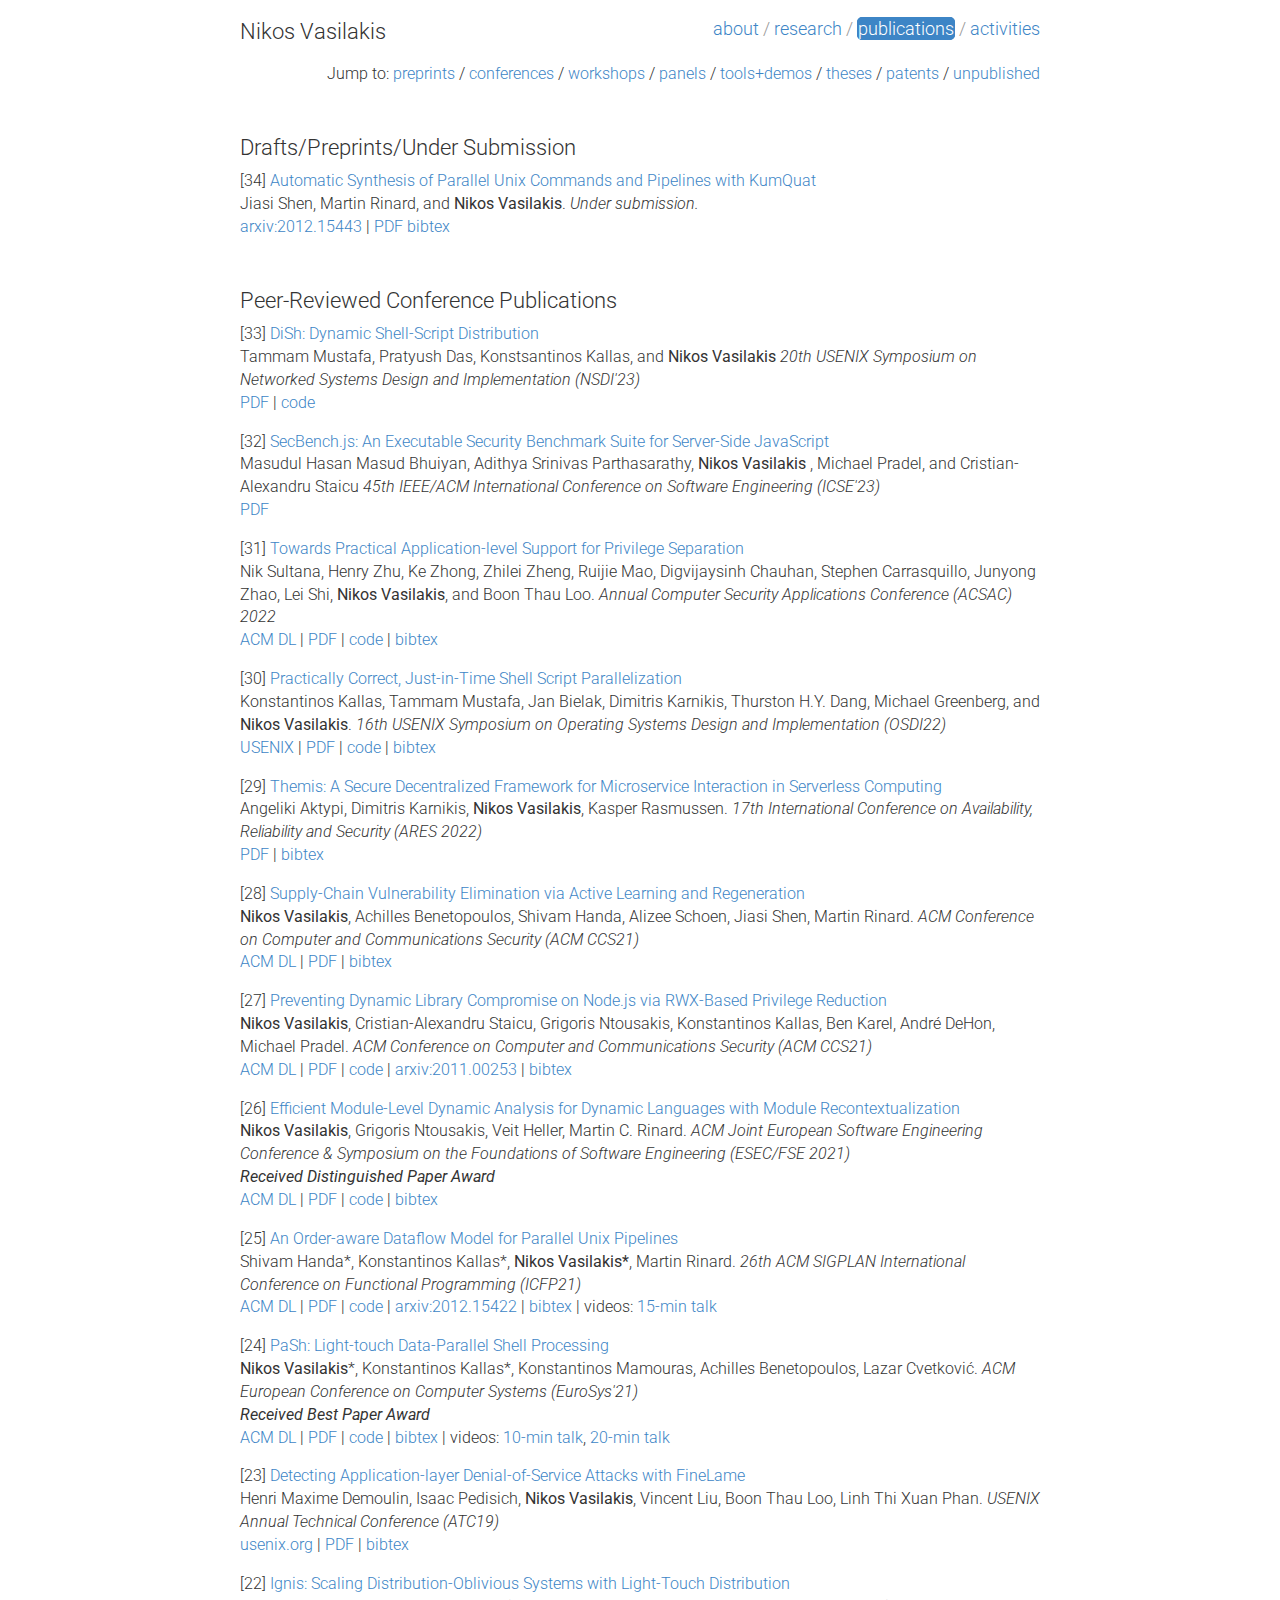
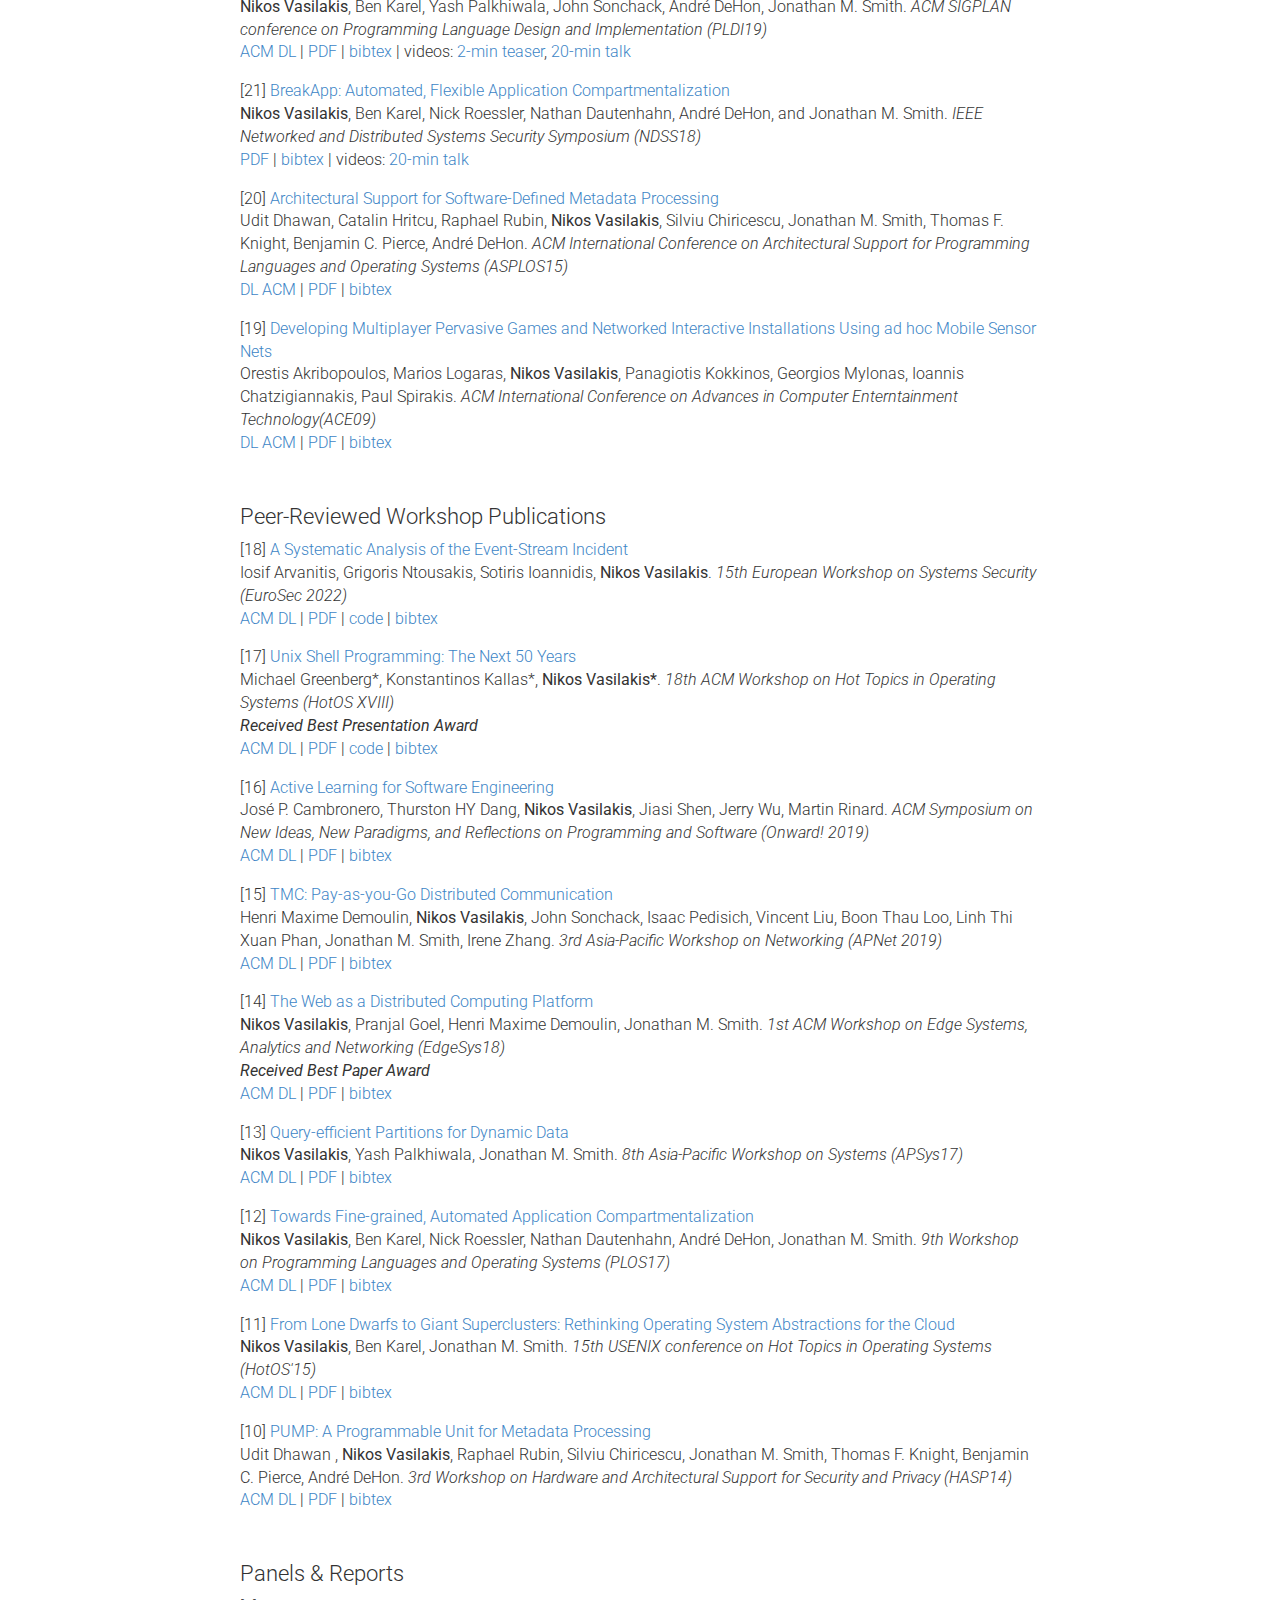
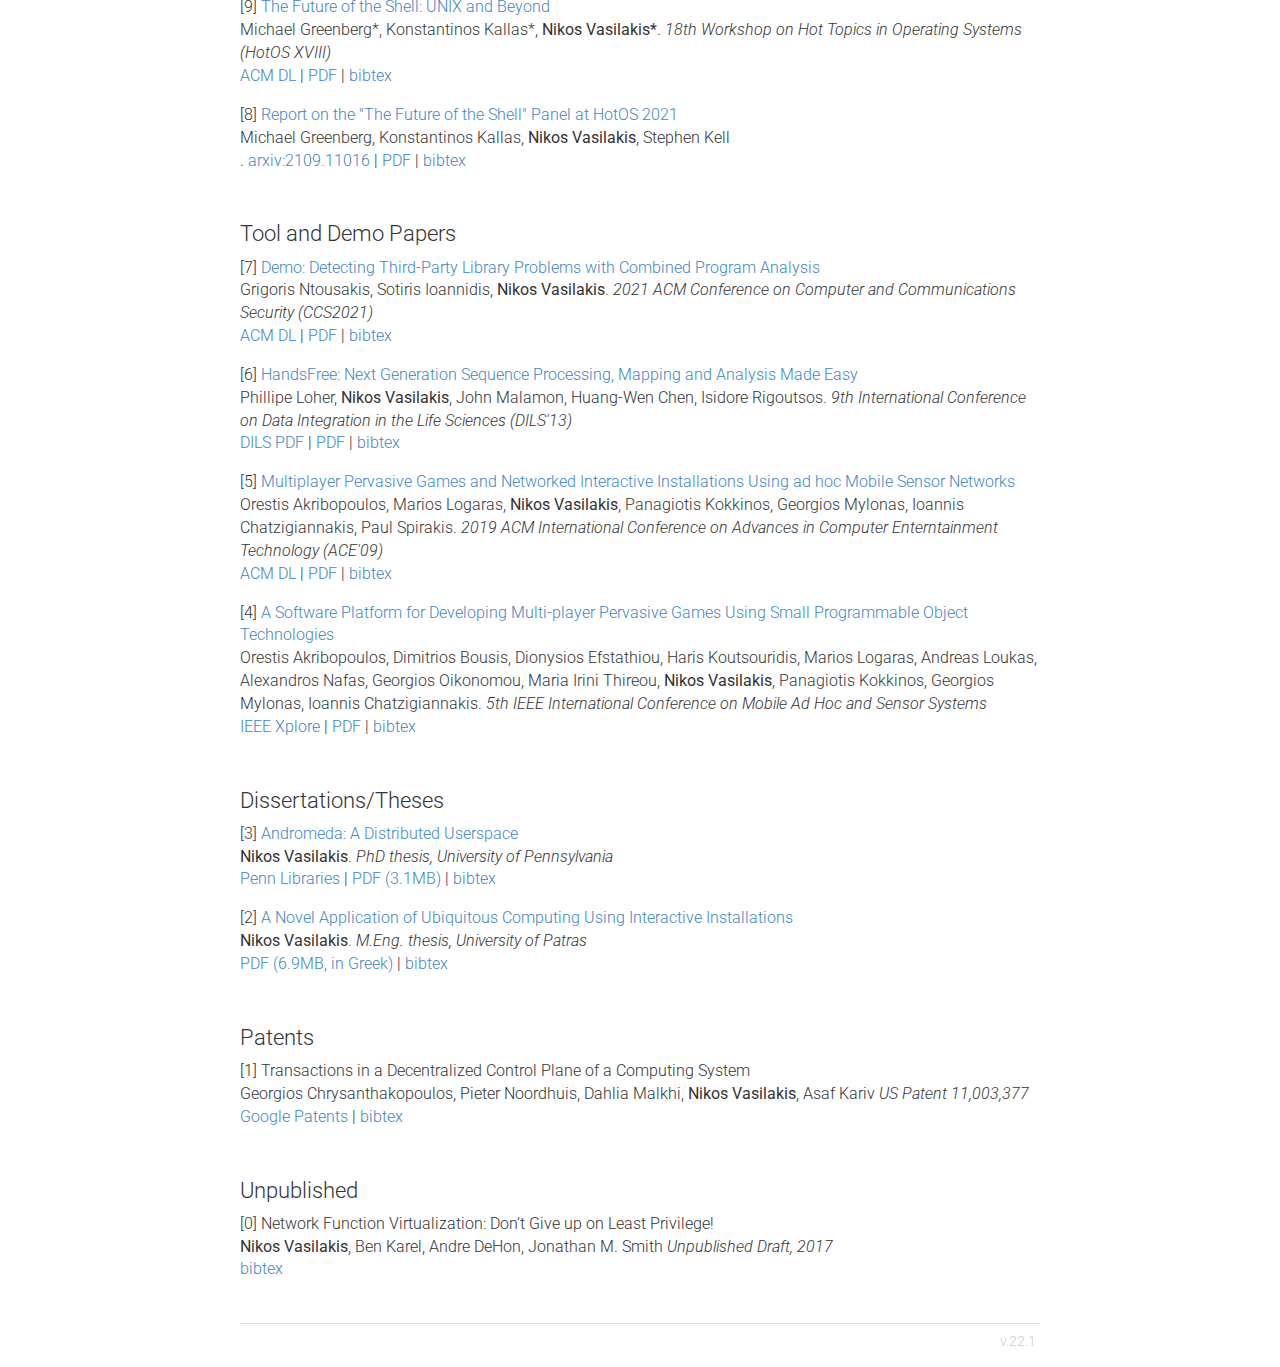
<file: publications/index.html>
<!DOCTYPE html>
<html>
  <head>
    <meta http-equiv="Content-Type" content="text/html; charset=UTF-8">
    <title>Nikos Vasilakis | Publications</title>
    <meta http-equiv="Cache-Control" content="no-store">
    <meta http-equiv="keywords" content="Nikos Vasilakis, Nikos, Vasilakis, Vassilakis, Nikolaos, UPenn, CEID, UPenn, CSAIL, MIT, Computer Science, Distributed Systems, Programming Languages, Computer Security " lang="en">
    <meta http-equiv="description" content="Digital home of Nikos Vasilakis, a computing scientist and art enthusiast" lang="en">

    <link rel="Shortcut Icon" href="index/favicon.ico">
    <!-- Global site tag (gtag.js) - Google Analytics -->
    <script async src="https://www.googletagmanager.com/gtag/js?id=UA-110065476-1"></script>
    <script>
      window.dataLayer = window.dataLayer || [];
      function gtag(){dataLayer.push(arguments);}
      gtag('js', new Date());
      
      gtag('config', 'UA-110065476-1');
    </script>
    <meta charset="utf-8">
    <meta name="viewport" content="width=device-width, initial-scale=1.0, user-scalable=yes">
    <link rel="stylesheet" type="text/css" href="https://fonts.googleapis.com/css?family=Roboto:100,200,300,400">
    <style type="text/css">code{white-space: pre;}</style>
    <!--[if lt IE 9]>
      <script src="http://html5shim.googlecode.com/svn/trunk/html5.js"></script>
    <![endif]-->
    <link rel="stylesheet" href="../main.css">
  </head>
  <body>
    <div class="container-fluid">
           <header>
      <div class="column">
        <div class="navigation">
            <a href="../">about</a> / 
            <a href="../research">research</a> / 
            <a class="self" href="../publications">publications</a> /
            <a href="../activities">activities</a></br>
        </div>
        <div class="breadcrumb">
          Nikos Vasilakis
        </div>
      </div>
    </header>
        <span style="float: right; font-size: 16px;"> 
        Jump to: <a href="#preprints">preprints</a> 
                   / <a href="#conference">conferences</a> 
                   / <a href="#workshop">workshops</a>
                   / <a href="#panels">panels</a>
                   / <a href="#tools">tools+demos</a>
                   / <a href="#theses">theses</a>
                   / <a href="#patents">patents</a>
                   / <a href="#unpublished">unpublished</a>
        </span>

<br/>


        <section id="preprints" class="level2">
          <h2>Drafts/Preprints/Under Submission</h2>

          <section id="automatic-synthesis-of-parallel-and-distributed-unix-commands-with-kumquat" class="level4">
            [34] <a href="http://nikos.vasilak.is/p/kumquat:draft:2022.pdf">Automatic Synthesis of Parallel Unix Commands and Pipelines with KumQuat</a><br />
            <p>Jiasi Shen, Martin Rinard, and <strong>Nikos Vasilakis</strong>.
            <em>Under submission.</em><br />
              <a href="https://arxiv.org/abs/2012.15443">arxiv:2012.15443</a> | 
              <a href="http://nikos.vasilak.is/p/kumquat:draft:2022.pdf">PDF</a>  
              <a href="../bib/#automatic-synthesis-of-parallel-and-distributed-unix-commands-with-kumquat">bibtex</a>
            </p>
          </section>

       </section>

        <section id="conference" class="level2">
          <h2>Peer-Reviewed Conference Publications</h2>

          <section id="dish:-dynamic-shell-script-distribution" class="level4">
            [33] <a href="http://nikos.vasilak.is/p/pash:nsdi:2023.pdf">DiSh: Dynamic Shell-Script Distribution</a>
            <p> Tammam Mustafa, Pratyush Das, Konstsantinos Kallas, and <strong> Nikos Vasilakis </strong>
            <em>20th USENIX Symposium on Networked Systems Design and Implementation (NSDI'23)</em>  <br />
              <a href="http://nikos.vasilak.is/p/pash:nsdi:2023.pdf">PDF</a> | 
              <a href="http://github.com/binpash/pash/">code</a>
            </p>
          </section>


          <section id="secbench.js:-an-executable-security-benchmark-suite-for-server-side-javascript" class="level4">
            [32] <a href="http://nikos.vasilak.is/p/secbench:icse:2023.pdf">SecBench.js: An Executable Security Benchmark Suite for Server-Side JavaScript</a>
            <p> Masudul Hasan Masud Bhuiyan, Adithya Srinivas Parthasarathy, <strong> Nikos Vasilakis </strong>, Michael Pradel, and Cristian-Alexandru Staicu
            <em>45th IEEE/ACM International Conference on Software Engineering (ICSE'23)</em>  <br />
              <a href="https://nikos.vasilak.is/p/secbench:icse:2023.pdf">PDF</a>
            </p>
          </section>


          <section id="towards-practical-application-level-support-for-privilege-separation" class="level4">
            [31] <a href="http://nikos.vasilak.is/p/pitchfork:acsac:2022.pdf">Towards Practical Application-level Support for Privilege Separation</a>
            <p> Nik Sultana, Henry Zhu, Ke Zhong, Zhilei Zheng, Ruijie Mao, Digvijaysinh Chauhan, Stephen Carrasquillo, Junyong Zhao, Lei Shi, <strong>Nikos Vasilakis</strong>, and Boon Thau Loo.
            <em>Annual Computer Security Applications Conference (ACSAC) 2022</em>  <br />
              <a href="https://doi.org/10.1145/3564625.3564664">ACM DL</a> | 
              <a href="http://nikos.vasilak.is/p/pitchfork:acsac:2022.pdf">PDF</a> | 
              <a href="http://pitchfork.cs.iit.edu/">code</a> | 
              <a href="../bib/#towards-practical-application-level-support-for-privilege-separation">bibtex</a>
            </p>
          </section>

          <section id="practically-correct-just-in-time-shell-script-parallelization" class="level4">
            [30] <a href="http://nikos.vasilak.is/p/pash:osdi:2022.pdf">Practically Correct, Just-in-Time Shell Script Parallelization</a>
            <p> Konstantinos Kallas, Tammam Mustafa, Jan Bielak,  Dimitris Karnikis,  Thurston H.Y. Dang,  Michael Greenberg,  and <strong>Nikos Vasilakis</strong>.
            <em>16th USENIX Symposium on Operating Systems Design and Implementation (OSDI22)</em>  <br />
              <a href="https://www.usenix.org/conference/osdi22/presentation/kallas">USENIX</a> | 
              <a href="http://nikos.vasilak.is/p/pash:osdi:2022.pdf">PDF</a> | 
              <a href="http://github.com/binpash">code</a> | 
              <a href="../bib/#practically-correct-just-in-time-shell-script-parallelization">bibtex</a>
            </p>
          </section>

          <section id="themis-a-secure-decentralized-framework-for-microservice-interaction-in-serverless-computing" class="level4">
            [29] <a href="http://nikos.vasilak.is/p/themis:ares:2022.pdf">Themis: A Secure Decentralized Framework for Microservice Interaction in Serverless Computing</a>
            <p> Angeliki Aktypi, Dimitris Karnikis, <strong>Nikos Vasilakis</strong>, Kasper Rasmussen.
            <em>17th International Conference on Availability, Reliability and Security (ARES 2022)</em>
            <br />
              <a href="http://nikos.vasilak.is/p/themis:ares:2022.pdf">PDF</a> | 
              <a href="../bib/#themis-a-secure-decentralized-framework-for-microservice-interaction-in-serverless-computing">bibtex</a>
            </p>
          </section>

          <section id="supply-chain-vulnerability-elimination-via-active-learning-and-regeneration" class="level4">
            [28] <a href="http://nikos.vasilak.is/p/harp:ccs:2021.pdf">Supply-Chain Vulnerability Elimination via Active Learning and Regeneration</a><br />
            <p><strong>Nikos Vasilakis</strong>, Achilles Benetopoulos, Shivam Handa, Alizee Schoen, Jiasi Shen, Martin Rinard.
            <em>ACM Conference on Computer and Communications Security (ACM CCS21) </em><br />
              <a href="https://dl.acm.org/doi/abs/10.1145/3460120.3484736">ACM DL</a> | 
              <a href="http://nikos.vasilak.is/p/harp:ccs:2021.pdf">PDF</a> | 
              <a href="../bib/#supply-chain-vulnerability-elimination-via-active-learning-and-regeneration">bibtex</a>
            </p>
          </section>

          <section id="mir-automated-quantifiable-privilege-reduction-against-dynamic-library-compromise-in-javascript" class="level4">
            [27] <a href="http://nikos.vasilak.is/p/mir:ccs:2021.pdf">Preventing Dynamic Library Compromise on Node.js via RWX-Based Privilege Reduction</a>
            <p><strong>Nikos Vasilakis</strong>, Cristian-Alexandru Staicu, Grigoris Ntousakis, Konstantinos Kallas, Ben Karel, Andr&eacute; DeHon, Michael Pradel.
            <em>ACM Conference on Computer and Communications Security (ACM CCS21)</em> <br />
              <a href="https://dl.acm.org/doi/abs/10.1145/3460120.3484535">ACM DL</a> | 
              <a href="http://nikos.vasilak.is/p/mir:ccs:2021.pdf">PDF</a> | 
              <a href="http://github.com/andromeda/mir">code</a> | 
              <a href="https://arxiv.org/abs/2011.00253">arxiv:2011.00253</a> | 
              <a href="../bib/#preventing-dynamic-library-compromise-on-node.js-via-rwx-based-privilege-reduction">bibtex</a>
            </p>
          </section>

          <section id="efficient-module-level-dynamic-analysis-for-dynamic-languages-with-module-recontextualization" class="level4">
            [26] <a href="http://nikos.vasilak.is/p/lya:fse:2021.pdf">Efficient Module-Level Dynamic Analysis for Dynamic Languages with Module Recontextualization</a>
            <p><strong>Nikos Vasilakis</strong>, Grigoris Ntousakis, Veit Heller, Martin C. Rinard.
            <em>ACM Joint European Software Engineering Conference &#38; Symposium on the Foundations of Software Engineering (ESEC/FSE 2021)</em><br/>
            <em><strong>Received Distinguished Paper Award</strong></em><br />
              <a href="https://dl.acm.org/doi/10.1145/3468264.3468574">ACM DL</a> | 
              <a href="http://nikos.vasilak.is/p/lya:fse:2021.pdf">PDF</a> | 
              <a href="http://github.com/andromeda/lya">code</a> | 
              <a href="../bib/#efficient-module-level-dynamic-analysis-for-dynamic-languages-with-module-recontextualization">bibtex</a>
            </p>
          </section>

          <section id="an-order-aware-dataflow-model-for-parallel-unix-pipelines" class="level4">
            [25] <a href="http://nikos.vasilak.is/p/pash:icfp:2021.pdf">An Order-aware Dataflow Model for Parallel Unix Pipelines</a>
            <p>Shivam Handa*, Konstantinos Kallas*, <strong>Nikos Vasilakis*</strong>, Martin Rinard.
            <em>26th ACM SIGPLAN International Conference on Functional Programming (ICFP21)</em> <br/>
              <a href="https://dl.acm.org/doi/10.1145/3473570">ACM DL</a> | 
              <a href="http://nikos.vasilak.is/p/pash:icfp:2021.pdf">PDF</a> | 
              <a href="http://github.com/andromeda/pash">code</a> | 
              <a href="https://arxiv.org/abs/2012.15422">arxiv:2012.15422</a> | 
              <a href="../bib/#an-order-aware-dataflow-model-for-parallel-unix-pipelines">bibtex</a> | videos:
              <a href="https://www.youtube.com/watch?v=nCoXaSliCww">15-min talk</a>
            </p>
          </section>

          <section id="pash-light-touch-data-parallel-shell-processing" class="level4">
            [24] <a href="http://nikos.vasilak.is/p/pash:eurosys:2021.pdf">PaSh: Light-touch Data-Parallel Shell Processing</a>
            <p><strong>Nikos Vasilakis</strong>*, Konstantinos Kallas*, Konstantinos Mamouras, Achilles Benetopoulos, Lazar Cvetkovi&cacute;.
            <em>ACM European Conference on Computer Systems (EuroSys'21)</em><br/>
            <em><strong>Received Best Paper Award</strong></em><br />
              <a href="https://dl.acm.org/doi/10.1145/3447786.3456228">ACM DL</a> | 
              <a href="http://nikos.vasilak.is/p/pash:eurosys:2021.pdf">PDF</a> | 
              <a href="http://github.com/andromeda/pash">code</a> | 
              <a href="../bib/#pash-light-touch-data-parallel-shell-processing">bibtex</a> | videos:
              <a href="https://www.youtube.com/watch?v=6eSZ1yirnU8">10-min talk</a>, 
              <a href="https://www.youtube.com/watch?v=Je-jt2pNA-s">20-min talk</a>
            </p>
          </section>

          <section id="detecting-asymmetric-application-layer-denial-of-service-attacks-in-flight-with-finelame" class="level4">
            [23] <a href="http://nikos.vasilak.is/p/finelame:atc:2019.pdf">Detecting Application-layer Denial-of-Service Attacks with FineLame</a>
            <p>Henri Maxime Demoulin, Isaac Pedisich, <strong>Nikos Vasilakis</strong>, Vincent Liu, Boon Thau Loo, Linh Thi Xuan Phan.
            <em>USENIX Annual Technical Conference (ATC19)</em><br />
              <a href="https://www.usenix.org/conference/atc19/presentation/demoulin">usenix.org</a> | 
              <a href="http://nikos.vasilak.is/p/finelame:atc:2019.pdf">PDF</a> | 
              <a href="../bib/#detecting-asymmetric-application-layer-denial-of-service-attacks-in-flight-with-finelame">bibtex</a>
            </p>
          </section>

          <section id="ignis-scaling-distribution-oblivious-systems-with-light-touch-distribution" class="level4">
            [22] <a href="http://nikos.vasilak.is/p/ignis:pldi:2019.pdf">Ignis: Scaling Distribution-Oblivious Systems with Light-Touch Distribution</a>
            <p><strong>Nikos Vasilakis</strong>, Ben Karel, Yash Palkhiwala, John Sonchack, Andr&eacute; DeHon, Jonathan M. Smith.
            <em>ACM SIGPLAN conference on Programming Language Design and Implementation (PLDI19)</em><br />
              <a href="https://dl.acm.org/doi/10.1145/3314221.3314586">ACM DL</a> | 
              <a href="http://nikos.vasilak.is/p/ignis:pldi:2019.pdf">PDF</a> | 
              <a href="../bib/#ignis-scaling-distribution-oblivious-systems-with-light-touch-distribution">bibtex</a> | videos:
              <a href="https://www.youtube.com/watch?v=rGYUucAeqfg">2-min teaser</a>, 
              <a href="https://www.youtube.com/watch?v=iRl8xJMqHWw">20-min talk</a>
            </p>
          </section>

          <section id="breakapp-automated-flexible-application-compartmentalization" class="level4">
            [21] <a href="http://nikos.vasilak.is/p/breakapp:ndss:2018.pdf">BreakApp: Automated, Flexible Application Compartmentalization</a>
            <p><strong>Nikos Vasilakis</strong>, Ben Karel, Nick Roessler, Nathan Dautenhahn, Andr&eacute; DeHon, and Jonathan M. Smith.
            <em>IEEE Networked and Distributed Systems Security Symposium (NDSS18)</em><br />
              <a href="http://nikos.vasilak.is/p/breakapp:ndss:2018.pdf">PDF</a> | 
              <a href="../bib/#breakapp-automated-flexible-application-compartmentalization">bibtex</a> | videos:
              <a href="https://www.youtube.com/watch?v=VasEBWH2K14">20-min talk</a>
            </p>
          </section>

          <section id="architectural-support-for-software-defined-metadata-processing" class="level4">
            [20] <a href="http://nikos.vasilak.is/p/pump:asplos:2015.pdf">Architectural Support for Software-Defined Metadata Processing</a>
            <p> Udit Dhawan, Catalin Hritcu, Raphael Rubin, <strong>Nikos Vasilakis</strong>, Silviu Chiricescu, Jonathan M. Smith, Thomas F. Knight, Benjamin C. Pierce, Andr&eacute; DeHon.
            <em>ACM International Conference on Architectural Support for Programming Languages and Operating Systems (ASPLOS15)</em><br />
              <a href="https://dl.acm.org/doi/10.1145/2694344.2694383">DL ACM</a> | 
              <a href="http://nikos.vasilak.is/p/pump:asplos:2015.pdf">PDF</a> | 
              <a href="../bib/#architectural-support-for-software-defined-metadata-processing">bibtex</a>
            </p>
          </section>

          <section id="developing-multiplayer-pervasive-games-and-networked-interactive-installations-using-ad-hoc-mobile-sensor-nets" class="level4">
            [19] <a href="http://nikos.vasilak.is/p/finn:ace:2009.pdf">Developing Multiplayer Pervasive Games and Networked Interactive Installations Using ad hoc Mobile Sensor Nets</a>
            <p>Orestis Akribopoulos, Marios Logaras, <strong>Nikos Vasilakis</strong>, Panagiotis Kokkinos, Georgios Mylonas, Ioannis Chatzigiannakis, Paul Spirakis.
            <em>ACM International Conference on Advances in Computer Enterntainment Technology(ACE09)</em><br />
              <a href="https://doi.org/10.1145/1690388.1690418">DL ACM</a> | 
              <a href="http://nikos.vasilak.is/p/finn:ace:2009.pdf">PDF</a> | 
              <a href="../bib/#developing-multiplayer-pervasive-games-and-networked-interactive-installations-using-ad-hoc-mobile-sensor-nets">bibtex</a>
            </p>
          </section>
        </section>


        <section id="workshop" class="level2">
          <h2>Peer-Reviewed Workshop Publications</h2>

          <section id="a-systematic-analysis-of-the-event-stream-incident" class="level4">
            [18] <a href="http://nikos.vasilak.is/p/ev:eurosec:2022.pdf">A Systematic Analysis of the Event-Stream Incident</a>
            <p>Iosif Arvanitis, Grigoris Ntousakis, Sotiris Ioannidis, <strong>Nikos Vasilakis</strong>.
                <em>15th European Workshop on Systems Security (EuroSec 2022)</em><br/>
              <a href="https://doi.org/10.1145/3517208.3523753">ACM DL</a> | 
              <a href="http://nikos.vasilak.is/p/ev:eurosec:2022.pdf">PDF</a> | 
              <a href="https://es-incident.github.io/">code</a> | 
              <a href="../bib/#a-systematic-analysis-of-the-event-stream-incident">bibtex</a>
            </p>
          </section>

          <section id="unix-shell-programming-the-next-50-years" class="level4">
            [17] <a href="http://nikos.vasilak.is/p/pash:hotos:2021.pdf">Unix Shell Programming: The Next 50 Years</a>
            <p> Michael Greenberg*, Konstantinos Kallas*, <strong>Nikos Vasilakis*</strong>.
                <em>18th ACM Workshop on Hot Topics in Operating Systems (HotOS XVIII)</em><br/>
            <em><strong>Received Best Presentation Award</strong></em><br />
              <a href="https://dl.acm.org/doi/10.1145/3458336.3465294">ACM DL</a> | 
              <a href="http://nikos.vasilak.is/p/pash:hotos:2021.pdf">PDF</a> | 
              <a href="http://github.com/andromeda/pash">code</a> | 
              <a href="../bib/#unix-shell-programming-the-next-50-years">bibtex</a>
            </p>
          </section>

          <section id="active-learning-for-software-engineering" class="level4">
            [16] <a href="http://nikos.vasilak.is/p/al:onward:2019.pdf">Active Learning for Software Engineering</a>
            <p> José P. Cambronero, Thurston HY Dang, <strong>Nikos Vasilakis</strong>, Jiasi Shen, Jerry Wu, Martin Rinard.
            <em>ACM <!--SIGPLAN International -->Symposium on New Ideas, New Paradigms, and Reflections on Programming and Software (Onward! 2019)</em><br />
              <a href="https://dl.acm.org/doi/10.1145/3359591.3359732">ACM DL</a> | 
              <a href="http://nikos.vasilak.is/p/al:onward:2019.pdf">PDF</a> | 
              <a href="../bib/#active-learning-for-software-engineering">bibtex</a>
            </p>
          </section>

          <section id="tmc-pay-as-you-go-distributed-communication" class="level4">
            [15] <a href="http://nikos.vasilak.is/p/tmc:apnet:2019.pdf">TMC: Pay-as-you-Go Distributed Communication</a>
            <p>Henri Maxime Demoulin, <strong>Nikos Vasilakis</strong>, John Sonchack, Isaac Pedisich,
            Vincent Liu, Boon Thau Loo, Linh Thi Xuan Phan, Jonathan M. Smith, Irene Zhang.
            <em>3rd Asia-Pacific Workshop on Networking (APNet 2019)</em><br />
              <a href="https://dl.acm.org/doi/10.1145/3343180.3343194">ACM DL</a> | 
              <a href="http://nikos.vasilak.is/p/tmc:apnet:2019.pdf">PDF</a> | 
              <a href="../bib/#tmc-pay-as-you-go-distributed-communication">bibtex</a>
            </p>
          </section>

          <section id="the-web-as-a-distributed-computing-platform" class="level4">
            [14] <a href="http://nikos.vasilak.is/p/ar:edgesys:2018.pdf">The Web as a Distributed Computing Platform</a>
            <p><strong>Nikos Vasilakis</strong>, Pranjal Goel, Henri Maxime Demoulin, Jonathan M. Smith.
            <em>1st ACM Workshop on Edge Systems, Analytics and Networking (EdgeSys18)</em><br />
            <em><strong>Received Best Paper Award</strong></em><br />
              <a href="https://dl.acm.org/doi/10.1145/3213344.3213346">ACM DL</a> | 
              <a href="http://nikos.vasilak.is/p/ar:edgesys:2018.pdf">PDF</a> | 
              <a href="../bib/#the-web-as-a-distributed-computing-platform">bibtex</a>
            </p>
          </section>

          <section id="query-efficient-partitions-for-dynamic-data" class="level4">
            [13] <a href="http://nikos.vasilak.is/p/uni:apsys:2017.pdf">Query-efficient Partitions for Dynamic Data</a>
            <p><strong>Nikos Vasilakis</strong>, Yash Palkhiwala, Jonathan M. Smith.
            <em>8th Asia-Pacific Workshop on Systems (APSys17)</em><br />
              <a href="https://dl.acm.org/doi/10.1145/3124680.3124744">ACM DL</a> | 
              <a href="http://nikos.vasilak.is/p/uni:apsys:2017.pdf">PDF</a> | 
              <a href="../bib/#query-efficient-partitions-for-dynamic-data">bibtex</a>
            </p>
          </section>

          <section id="towards-fine-grained-automated-application-compartmentalization" class="level4">
            [12] <a href="http://nikos.vasilak.is/p/breakapp:plos:2017.pdf">Towards Fine-grained, Automated Application Compartmentalization</a>
            <p><strong>Nikos Vasilakis</strong>, Ben Karel, Nick Roessler, Nathan Dautenhahn, André DeHon, Jonathan M. Smith.
            <em>9th Workshop on Programming Languages and Operating Systems (PLOS17)</em><br />
              <a href="https://dl.acm.org/doi/10.1145/3144555.3144563">ACM DL</a> | 
              <a href="http://nikos.vasilak.is/p/breakapp:plos:2017.pdf">PDF</a> | 
              <a href="../bib/#towards-fine-grained-automated-application-compartmentalization">bibtex</a>
            </p>
          </section>

          <section id="from-lone-dwarfs-to-giant-superclusters-rethinking-operating-system-abstractions-for-the-cloud" class="level4">
            [11] <a href="http://nikos.vasilak.is/p/m31:hotos:2015.pdf">From Lone Dwarfs to Giant Superclusters: Rethinking Operating System Abstractions for the Cloud</a>
            <p><strong>Nikos Vasilakis</strong>, Ben Karel, Jonathan M. Smith.
            <em>15th USENIX conference on Hot Topics in Operating Systems (HotOS'15)</em><br />
              <a href="https://dl.acm.org/doi/10.5555/2831090.2831105">ACM DL</a> | 
              <a href="http://nikos.vasilak.is/p/m31:hotos:2015.pdf">PDF</a> | 
              <a href="../bib/#from-lone-dwarfs-to-giant-superclusters-rethinking-operating-system-abstractions-for-the-cloud">bibtex</a>
            </p>
          </section>

          <section id="pump-a-programmable-unit-for-metadata-processing" class="level4">
            [10] <a href="http://nikos.vasilak.is/p/pump:hasp:2014.pdf">PUMP: A Programmable Unit for Metadata Processing</a>
            <p>Udit Dhawan , <strong>Nikos Vasilakis</strong>, Raphael Rubin, Silviu Chiricescu, Jonathan M. Smith, Thomas F. Knight, Benjamin C. Pierce, André DeHon.
            <em>3rd Workshop on Hardware and Architectural Support for Security and Privacy (HASP14)</em><br />
              <a href="https://dl.acm.org/doi/10.1145/2611765.2611773">ACM DL</a> | 
              <a href="http://nikos.vasilak.is/p/pump:hasp:2014.pdf">PDF</a> | 
              <a href="../bib/#pump-a-programmable-unit-for-metadata-processing">bibtex</a>
            </p>
          </section>

        </section>

        <section id="panels" class="level2">
          <h2>Panels & Reports</h2>

          <section id="the-future-of-the-shell-unix-and-beyond" class="level4">
            [9] <a href="http://nikos.vasilak.is/p/shellpanel:hotos:2021.pdf">The Future of the Shell: UNIX and Beyond</a>
            <p> Michael Greenberg*, Konstantinos Kallas*, <strong>Nikos Vasilakis*</strong>.
                <em>18th Workshop on Hot Topics in Operating Systems (HotOS XVIII)</em><br/>
              <a href="https://dl.acm.org/doi/10.1145/3458336.3465296">ACM DL</a> | 
              <a href="http://nikos.vasilak.is/p/shellpanel:hotos:2021.pdf">PDF</a> | 
              <a href="../bib/#the-future-of-the-shell-unix-and-beyond">bibtex</a>
            </p>
          </section>

          <section id="report-on-the-the-future-of-the-shell-panel-at-hotos-2021" class="level4">
            [8] <a href="http://nikos.vasilak.is/p/shellpanel:arxiv:2021.pdf">Report on the "The Future of the Shell" Panel at HotOS 2021</a>
            <p> Michael Greenberg, Konstantinos Kallas, <strong>Nikos Vasilakis</strong>, Stephen Kell<br />.
              <a href="https://arxiv.org/abs/2109.11016">arxiv:2109.11016</a> | 
              <a href="http://nikos.vasilak.is/p/shellpanel:arxiv:2021.pdf">PDF</a> | 
              <a href="../bib/#report-on-the-the-future-of-the-shell-panel-at-hotos-2021">bibtex</a>
            </p>
          </section>

				</section>

        <section id="tools" class="level2">
          <h2>Tool and Demo Papers</h2>

          <section id="demo-detecting-third-party-library-problems-with-combined-program-analysis" class="level4">
            [7] <a href="http://nikos.vasilak.is/p/lya:ccs:2021.pdf">Demo: Detecting Third-Party Library Problems with Combined Program Analysis</a>
            <p> Grigoris Ntousakis, Sotiris Ioannidis, <strong>Nikos Vasilakis</strong>.
                <em>2021 ACM Conference on Computer and Communications Security (CCS2021)</em><br/>
              <a href="https://dl.acm.org/doi/10.1145/3460120.3485351">ACM DL</a> | 
              <a href="http://nikos.vasilak.is/p/lya:ccs:2021.pdf">PDF</a> | 
              <a href="../bib/#demo-detecting-third-party-library-problems-with-combined-program-analysis">bibtex</a>
            </p>
          </section>

          <section id="handsfree-next-generation-sequence-processing-mapping-and-analysis-made-easy" class="level4">
            [6] <a href="http://nikos.vasilak.is/p/handsfree:dils:2013.pdf">HandsFree: Next Generation Sequence Processing, Mapping and Analysis Made Easy</a>
            <p> Phillipe Loher, <strong>Nikos Vasilakis</strong>, John Malamon, Huang-Wen Chen, Isidore Rigoutsos.
                <em>9th International Conference on  Data Integration in the Life Sciences (DILS'13)</em><br/>
              <a href="https://www2.unb.ca/csas/data/ws/dils2013/papers/DILS-SYS-EC-paper4.pdf">DILS PDF</a> | 
              <a href="http://nikos.vasilak.is/p/handsfree:dils:2013.pdf">PDF</a> | 
              <a href="../bib/#handsfree-next-generation-sequence-processing-mapping-and-analysis-made-easy">bibtex</a>
            </p>
          </section>

          <section id="demo-multiplayer-pervasive-games-and-networked-interactive-installations-using-ad-hoc-mobile-sensor-networks" class="level4">
            [5] <a href="http://nikos.vasilak.is/p/finndemo:ace:2009.pdf">Multiplayer Pervasive Games and Networked Interactive Installations Using ad hoc Mobile Sensor Networks</a>
            <p> Orestis Akribopoulos, Marios Logaras, <strong>Nikos Vasilakis</strong>, Panagiotis Kokkinos, Georgios Mylonas, Ioannis Chatzigiannakis, Paul Spirakis.
                <em>2019 ACM International Conference on Advances in Computer Enterntainment Technology (ACE'09)</em><br/>
              <a href="http://doi.acm.org/10.1145/1690388.1690500">ACM DL</a> | 
              <a href="http://nikos.vasilak.is/p/finndemo:ace:2009.pdf">PDF</a> | 
              <a href="../bib/#demo-multiplayer-pervasive-games-and-networked-interactive-installations-using-ad-hoc-mobile-sensor-networks">bibtex</a>
            </p>
          </section>

          <section id="a-software-platform-for-developing-multi-player-pervasive-games-using-small-programmable-object-technologies" class="level4">
            [4] <a href="http://nikos.vasilak.is/p/finn:mass:2008.pdf">A Software Platform for Developing Multi-player Pervasive Games Using Small Programmable Object Technologies</a>
            <p> Orestis Akribopoulos, Dimitrios Bousis, Dionysios Efstathiou, Haris Koutsouridis, Marios Logaras, Andreas Loukas, Alexandros Nafas, Georgios Oikonomou, Maria Irini Thireou, <strong>Nikos Vasilakis</strong>, Panagiotis Kokkinos, Georgios Mylonas, Ioannis Chatzigiannakis.
                <em>5th IEEE International Conference on Mobile Ad Hoc and Sensor Systems</em><br/>
              <a href="https://ieeexplore.ieee.org/document/4660084">IEEE Xplore</a> | 
              <a href="http://nikos.vasilak.is/p/finn:mass:2008.pdf">PDF</a> | 
              <a href="../bib/#a-software-platform-for-developing-multi-player-pervasive-games-using-small-programmable-object-technologies">bibtex</a>
            </p>
          </section>

        </section>

        <section id="theses" class="level2">
          <h2>Dissertations/Theses</h2>

          <section id="andromeda-a-distributed-userspace" class="level4">
            [3] <a href="http://nikos.vasilak.is/p/andromeda:phd:2019.pdf">Andromeda: A Distributed Userspace</a>
            <p> <strong>Nikos Vasilakis</strong>.
                <em>PhD thesis, University of Pennsylvania</em><br/>
              <a href="https://repository.upenn.edu/dissertations/AAI22623593/">Penn Libraries</a> | 
              <a href="http://nikos.vasilak.is/p/andromeda:phd:2019.pdf">PDF (3.1MB)</a> | 
              <a href="../bib/#andromeda-a-distributed-userspace">bibtex</a>
            </p>
          </section>

          <section id="a-novel-application-of-ubiquitous-computing-using-interactive-installations" class="level4">
            [2] <a href="http://nikos.vasilak.is/p/finn:meng:2010.pdf">A Novel Application of Ubiquitous Computing Using Interactive Installations</a>
            <p> <strong>Nikos Vasilakis</strong>.
                <em>M.Eng. thesis, University of Patras</em><br/>
              <a href="http://nikos.vasilak.is/p/finn:meng:2010.pdf">PDF (6.9MB, in Greek)</a> | 
              <a href="../bib/#a-novel-application-of-ubiquitous-computing-using-interactive-installations">bibtex</a>
            </p>
          </section>

        </section>

        <section id="patents" class="level2">
          <h2>Patents</h2>

          <section id="transactions-in-a-decentralized-control-plane-of-a-computing-system" class="level4">
            [1] Transactions in a Decentralized Control Plane of a Computing System
            <p> Georgios Chrysanthakopoulos, Pieter Noordhuis, Dahlia Malkhi, <strong>Nikos Vasilakis</strong>, Asaf Kariv
                <em>US Patent 11,003,377</em><br/>
              <a href="https://patentimages.storage.googleapis.com/b9/2a/2b/51bd2d7007293b/US11003377.pdf">Google Patents</a> | 
              <a href="../bib/#transactions-in-a-decentralized-control-plane-of-a-computing-system">bibtex</a>
            </p>
          </section>

        </section>

        <section id="unpublished" class="level2">
          <h2>Unpublished</h2>

          <section id="network-function-virtualization-dont-give-up-on-least-privilege" class="level4">
            [0] Network Function Virtualization: Don’t Give up on Least Privilege!
            <p> <strong>Nikos Vasilakis</strong>, Ben Karel, Andre DeHon, Jonathan M. Smith
                <em>Unpublished Draft, 2017</em><br/>
              <a href="../bib/#network-function-virtualization-dont-give-up-on-least-privilege">bibtex</a>
            </p>
          </section>

        </section>

    </div>  <!-- /.container -->
    <footer>
      <table border="0">
        <tr>
          <td align="left"> v.22.1 </td>
          <td align="right"> </td>
        </tr>
      </table>
    </footer>
  </body>
</html>
</file>
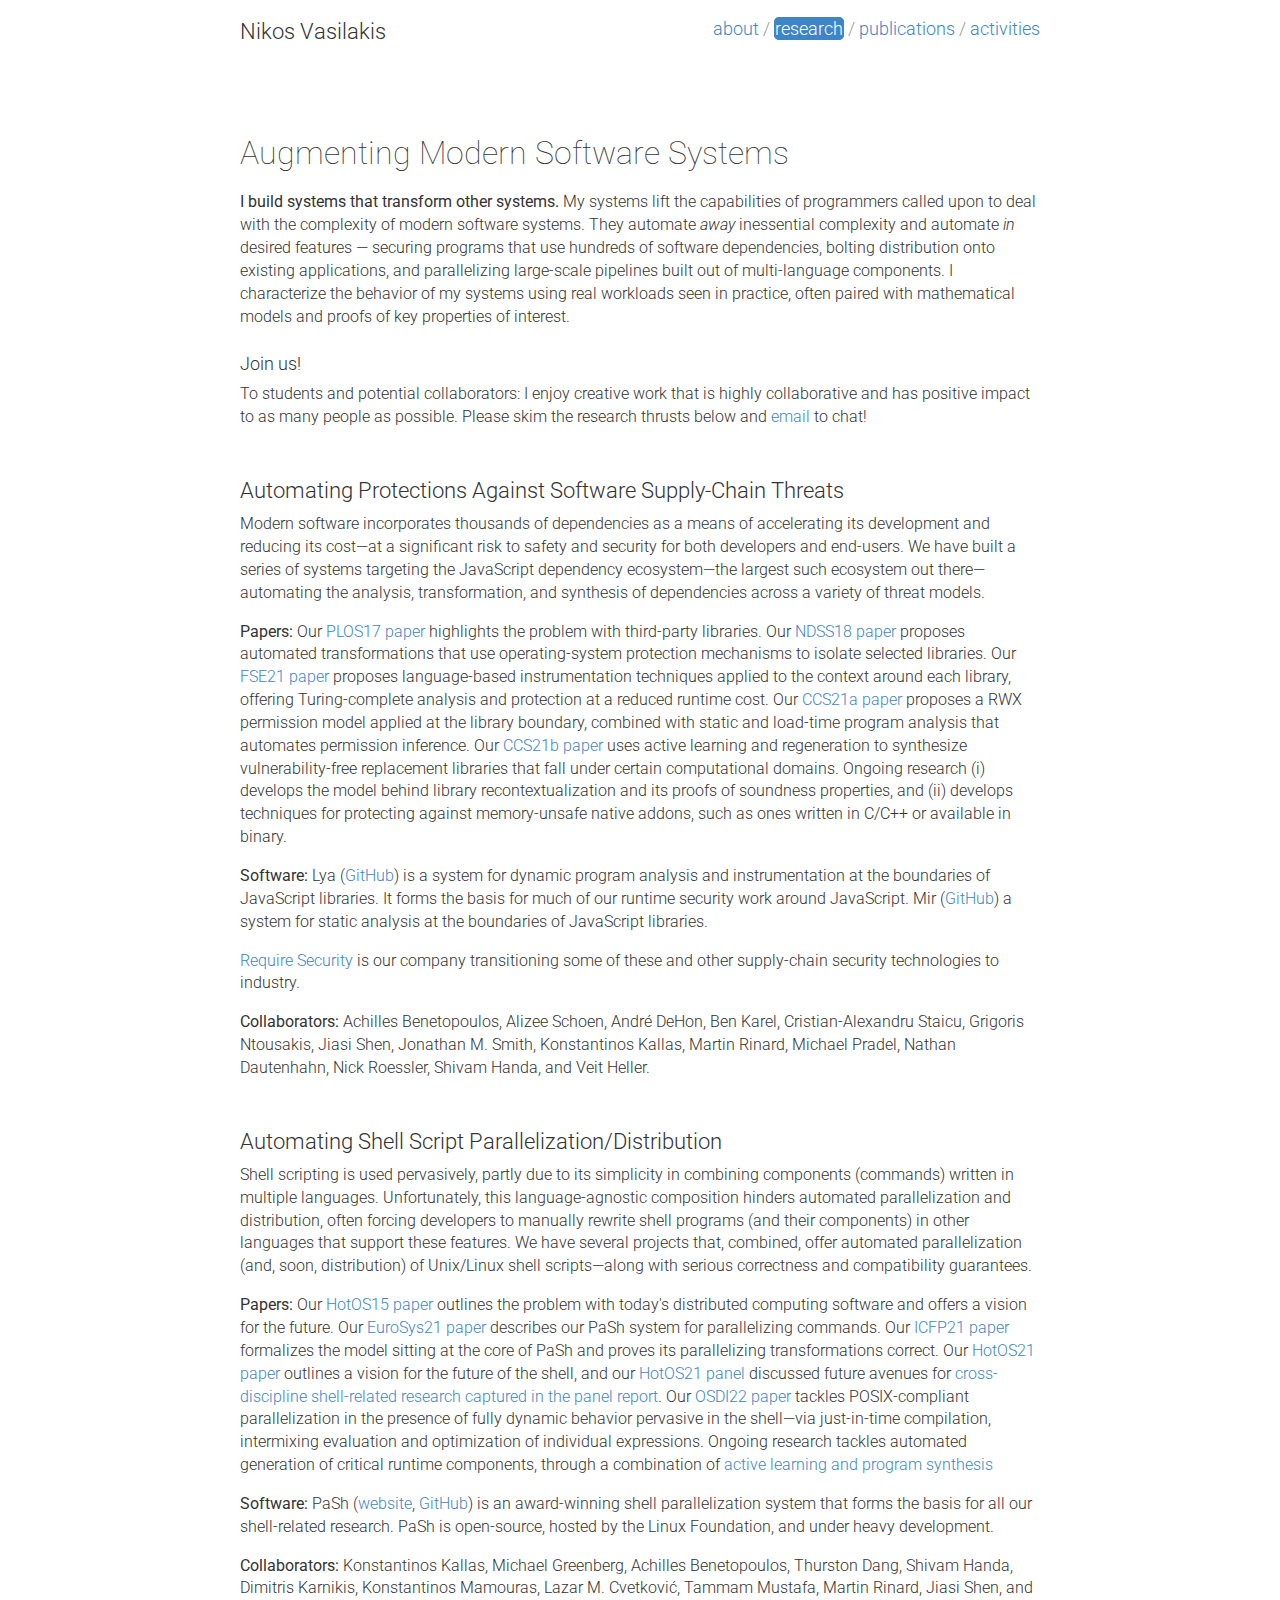
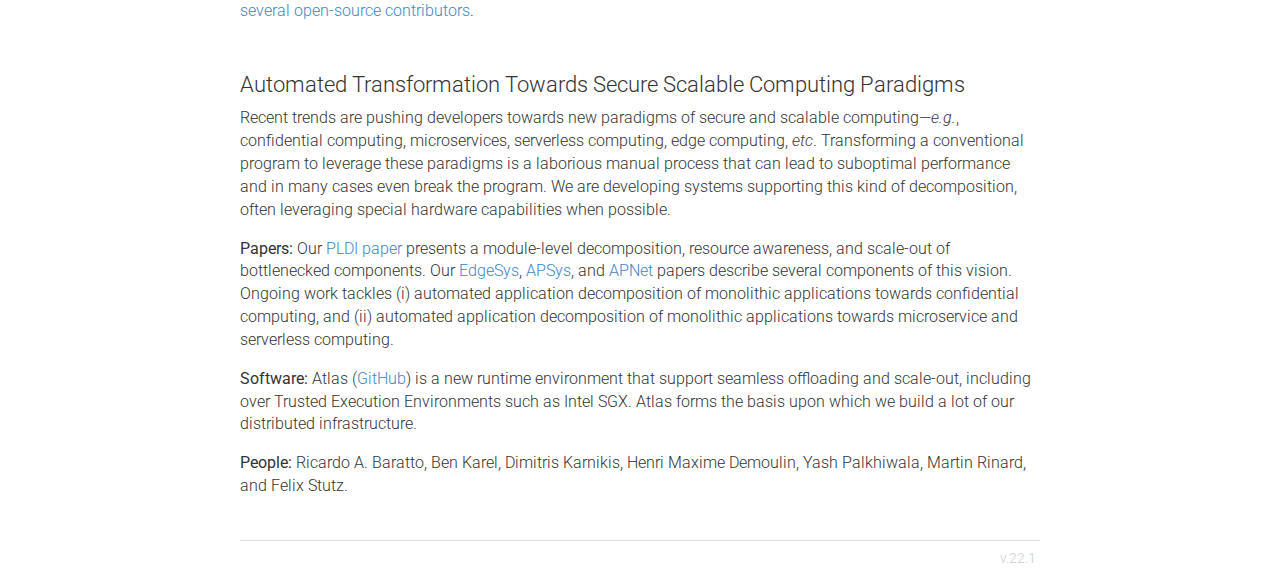
<file: research/index.html>
<!DOCTYPE html>
<html>
  <head>
    <meta http-equiv="Content-Type" content="text/html; charset=UTF-8">
    <title>Nikos Vasilakis | Research</title>
    <meta http-equiv="Cache-Control" content="no-store">
    <meta http-equiv="keywords" content="Nikos Vasilakis, Nikos, Vasilakis, Vassilakis, Nikolaos, UPenn, CEID, UPenn, CSAIL, MIT, Computer Science, Distributed Systems, Programming Languages, Computer Security " lang="en">
    <meta http-equiv="description" content="Digital home of Nikos Vasilakis, a computing scientist and art enthusiast" lang="en">

    <link rel="Shortcut Icon" href="index/favicon.ico">
    <!-- Global site tag (gtag.js) - Google Analytics -->
    <script async src="https://www.googletagmanager.com/gtag/js?id=UA-110065476-1"></script>
    <script>
      window.dataLayer = window.dataLayer || [];
      function gtag(){dataLayer.push(arguments);}
      gtag('js', new Date());
      
      gtag('config', 'UA-110065476-1');
    </script>
    <meta charset="utf-8">
    <meta name="viewport" content="width=device-width, initial-scale=1.0, user-scalable=yes">
    <link rel="stylesheet" type="text/css" href="https://fonts.googleapis.com/css?family=Roboto:100,200,300,400">
    <style type="text/css">code{white-space: pre;}</style>
    <!--[if lt IE 9]>
      <script src="http://html5shim.googlecode.com/svn/trunk/html5.js"></script>
    <![endif]-->
    <link rel="stylesheet" href="../main.css">
  </head>
  <body>
    <div class="container-fluid">
           <header>
      <div class="column">
        <div class="navigation">
            <a href="../">about</a> / 
            <a class="self" href="../research">research</a> / 
            <a href="../publications">publications</a> /
            <a href="../activities">activities</a></br>
        </div>
        <div class="breadcrumb">
          Nikos Vasilakis
        </div>
      </div>
    </header>
<br />

<section id="research-overview" class="level1">
	<h1>Augmenting Modern Software Systems
</h1>
	<p>
<!--
Superprogrammers have tapped out. 
Everyday programmers—the rest of us—are 
-->
<strong>I build systems that transform other systems.</strong>
My systems lift the capabilities of programmers called upon to deal with the complexity of modern software systems.
They automate <em>away</em> inessential complexity and automate <em>in</em> desired features — securing programs that use hundreds of software dependencies, bolting distribution onto existing applications, and parallelizing large-scale pipelines built out of multi-language components.
I characterize the behavior of my systems using real workloads seen in practice, often paired with mathematical models and proofs of key properties of interest.
</p>

<p>
<h5>Join us!</h5>
To students and potential collaborators:
I enjoy creative work that is highly collaborative and has positive impact to as many people as possible.
Please skim the research thrusts below and <a href="../">email</a> to chat!
</p>


</section>


        <section id="supply-chains" class="level2">
          <h2>Automating Protections Against Software Supply-Chain Threats</h2>

          <p>
            Modern software incorporates thousands of dependencies as a means of accelerating its development and reducing its cost—at a significant risk to safety and security for both developers and end-users.
           We have built a series of systems targeting the JavaScript dependency ecosystem—the largest such ecosystem out there—automating the analysis, transformation, and synthesis of dependencies across a variety of threat models.
</p>

<p>
<strong>Papers:</strong>
Our <a href="http://nikos.vasilak.is/p/breakapp:plos:2017.pdf">PLOS17 paper</a> highlights the problem with third-party libraries.
Our <a href="http://nikos.vasilak.is/p/breakapp:ndss:2018.pdf">NDSS18 paper</a> proposes automated transformations that use operating-system protection mechanisms to isolate selected libraries.
Our <a href="http://nikos.vasilak.is/p/lya:fse:2021.pdf">FSE21 paper</a> proposes language-based instrumentation techniques applied to the context around each library, offering Turing-complete analysis and protection at a reduced runtime cost.
Our <a href="http://nikos.vasilak.is/p/mir:ccs:2021.pdf">CCS21a paper</a> proposes a RWX permission model applied at the library boundary, combined with static and load-time program analysis that automates permission inference.
Our <a href="http://nikos.vasilak.is/p/harp:ccs:2021.pdf">CCS21b paper</a> uses active learning and regeneration to synthesize vulnerability-free replacement libraries that fall under certain computational domains.
Ongoing research 
  (i) develops the model behind library recontextualization and its proofs of soundness properties, and 
  (ii) develops techniques for protecting against memory-unsafe native addons, such as ones written in C/C++ or available in binary.
</p>

<p>
<strong>Software:</strong>
Lya (<a href="http://github.com/andromeda/lya">GitHub</a>) is a system for dynamic program analysis and instrumentation at the boundaries of JavaScript libraries.
It forms the basis for much of our runtime security work around JavaScript.
Mir (<a href="http://github.com/andromeda/mir">GitHub</a>) a system for static analysis at the boundaries of JavaScript libraries.
</p>

<p>
<a href="https://requiresecurity.com/">Require Security</a> is our company transitioning some of these and other supply-chain security technologies to industry.
</p>

<p>
<strong>Collaborators:</strong>
Achilles Benetopoulos, 
Alizee Schoen,
André DeHon, 
Ben Karel,
Cristian-Alexandru Staicu, 
Grigoris Ntousakis, 
Jiasi Shen, 
Jonathan M. Smith,
Konstantinos Kallas, 
Martin Rinard,
Michael Pradel,
Nathan Dautenhahn,
Nick Roessler, 
Shivam Handa, and
Veit Heller.
</p>
</section>

        <section id="shell-parallelization" class="level2">
          <h2>Automating Shell Script Parallelization/Distribution</h2>

          <p>
					Shell scripting is used pervasively, <!--especially by non-expert programmers,--> 
            partly due to its simplicity in combining components (commands) written in multiple languages.
<!--ranging from binary executables to interpreted scripts to virtually any command available in a computer!-->
					Unfortunately, this language-agnostic composition hinders automated parallelization and distribution, often forcing developers to manually rewrite shell programs (and their components) in other languages that support these features.
          We have several projects that, combined, offer automated parallelization (and, soon, distribution) of Unix/Linux shell scripts—along with serious correctness and compatibility guarantees.
					</p>

<p>
<strong>Papers:</strong>
Our <a href="http://nikos.vasilak.is/p/m31:hotos:2015.pdf">HotOS15 paper</a> outlines the problem with today's distributed computing software and offers a vision for the future.
Our <a href="http://nikos.vasilak.is/p/pash:eurosys:2021.pdf">EuroSys21 paper</a> describes our PaSh system for parallelizing commands.
Our <a href="http://nikos.vasilak.is/p/pash:icfp:2021.pdf">ICFP21 paper</a> formalizes the model sitting at the core of PaSh and proves its parallelizing transformations correct.
Our <a href="http://nikos.vasilak.is/p/pash:hotos:2021.pdf">HotOS21 paper</a> outlines a vision for the future of the shell, and our <a href="http://nikos.vasilak.is/p/shellpanel:hotos:2021.pdf">HotOS21 panel</a> discussed future avenues for <a href="https://arxiv.org/abs/2109.11016">cross-discipline shell-related research captured in the panel report</a>.
Our <a href="http://nikos.vasilak.is/p/pash:osdi:2022.pdf">OSDI22 paper</a> tackles POSIX-compliant parallelization in the presence of fully dynamic behavior pervasive in the shell—via just-in-time compilation, intermixing evaluation and optimization of individual expressions.
Ongoing research tackles automated generation of critical runtime components, through a combination of <a href="http://nikos.vasilak.is/p/kumquat:arxiv:2021.pdf">active learning and program synthesis</a>
</p>

<p>
<strong>Software:</strong>
PaSh (<a href="https://binpa.sh/">website</a>, <a href="https://github.com/binpash">GitHub</a>) is an award-winning shell parallelization system that forms the basis for all our shell-related research.
PaSh is open-source, hosted by the Linux Foundation, and under heavy development.
</p>

<p>
<strong>Collaborators:</strong>
Konstantinos Kallas,
Michael Greenberg,
Achilles Benetopoulos,
Thurston Dang,
Shivam Handa,
Dimitris Karnikis,
Konstantinos Mamouras,
Lazar M. Cvetković,
Tammam Mustafa,
Martin Rinard, 
Jiasi Shen,
and <a href="https://github.com/binpash/pash/graphs/contributors">several open-source contributors</a>.  
</p>
</section>



        <section id="secure-scalable" class="level2">
          <h2>Automated Transformation Towards Secure Scalable Computing Paradigms</h2>
          <p>
            Recent trends are pushing developers towards new paradigms of secure and scalable computing—<em>e.g.</em>, confidential computing, microservices, serverless computing, edge computing, <em>etc</em>.
            Transforming a conventional program to leverage these paradigms is a laborious manual process that can lead to suboptimal performance and in many cases even break the program.
            We are developing systems supporting this kind of decomposition, often leveraging special hardware capabilities when possible.
            </p>
<p>
<strong>Papers:</strong>
Our <a href="http://nikos.vasilak.is/p/ignis:pldi:2019.pdf">PLDI paper</a> presents a module-level decomposition, resource awareness, and scale-out of bottlenecked components.
Our <a href="http://nikos.vasilak.is/p/ar:edgesys:2018.pdf">EdgeSys</a>, <a href="http://nikos.vasilak.is/p/ar:apsys:2018.pdf">APSys</a>, and 
<a href="http://nikos.vasilak.is/p/tmc:apnet:2019.pdf">APNet</a> papers describe several components of this vision.
Ongoing work tackles
  (i) automated application decomposition of monolithic applications towards confidential computing, and
  (ii) automated application decomposition of monolithic applications towards microservice and serverless computing.
</p>

<p>
<strong>Software:</strong>
Atlas (<a href="https://github.com/atlas-runtime">GitHub</a>) is a new runtime environment that support seamless offloading and scale-out, including over Trusted Execution Environments such as Intel SGX.
Atlas forms the basis upon which we build a lot of our distributed infrastructure.
</p>

<p>
<strong>People:</strong>
Ricardo A. Baratto,
Ben Karel,
Dimitris Karnikis,
Henri Maxime Demoulin,
Yash Palkhiwala, 
Martin Rinard,
and Felix Stutz.
</p>
          </section>

    </div>  <!-- /.container -->
    <footer>
      <table border="0">
        <tr>
          <td align="left"> v.22.1 </td>
          <td align="right"> </td>
        </tr>
      </table>
    </footer>
  </body>
</html>
</file>
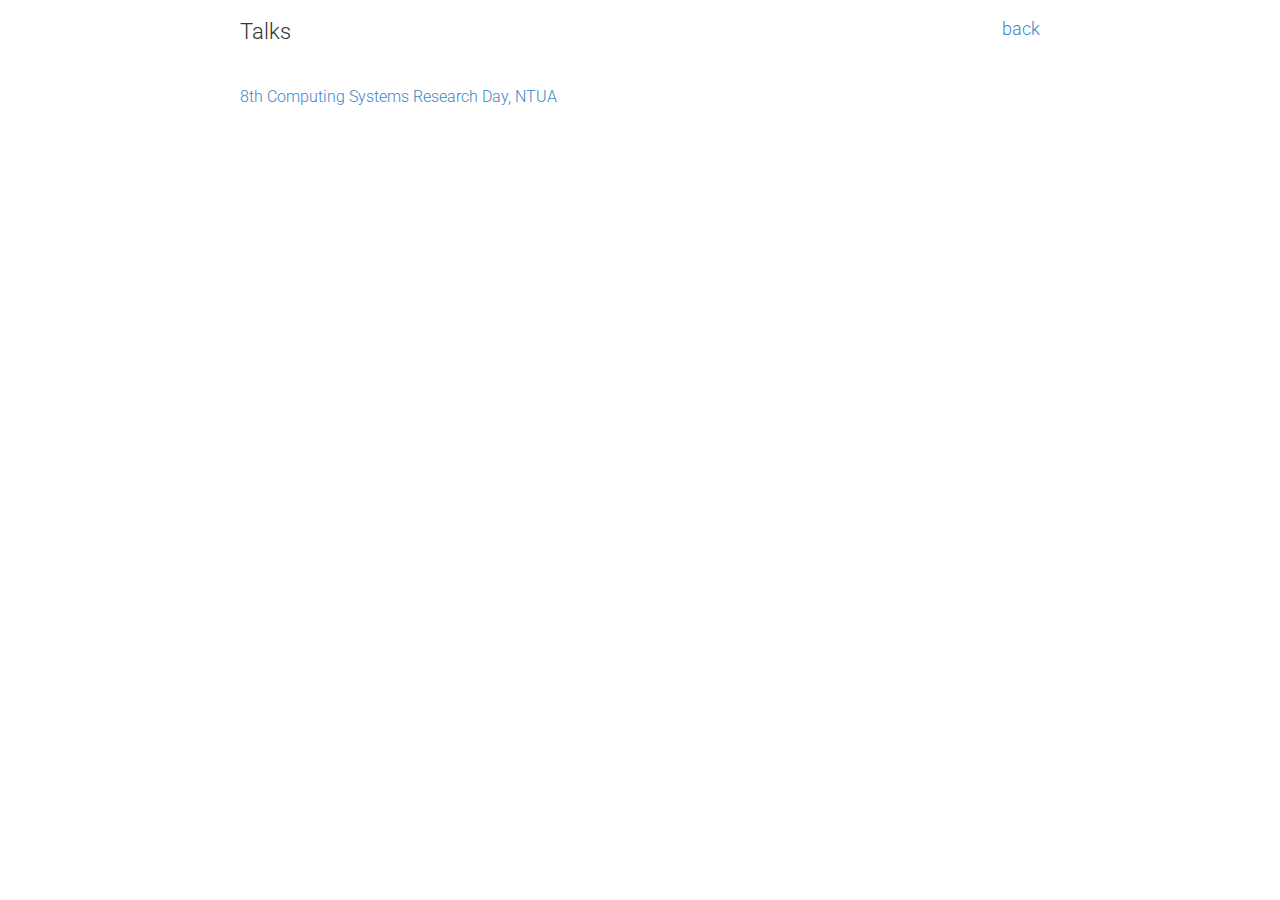
<file: talks/index.html>
<!DOCTYPE html>
<html>
  <head>
    <meta http-equiv="Content-Type" content="text/html; charset=UTF-8">
    <title>Nikos Vasilakis | Activities</title>
    <meta http-equiv="Cache-Control" content="no-store">
    <meta http-equiv="keywords" content="Nikos Vasilakis, Nikos, Vasilakis, Vassilakis, Nikolaos, Brown, Brown University, Atlas, UPenn, CEID, UPenn, CSAIL, MIT, Computer Science, Distributed Systems, Programming Languages, Computer Security " lang="en">
    <meta http-equiv="description" content="Digital home of Nikos Vasilakis, a computing scientist and art enthusiast" lang="en">

    <link rel="Shortcut Icon" href="index/favicon.ico">
    <!-- Global site tag (gtag.js) - Google Analytics -->
    <script async src="https://www.googletagmanager.com/gtag/js?id=UA-110065476-1"></script>
    <script>
      window.dataLayer = window.dataLayer || [];
      function gtag(){dataLayer.push(arguments);}
      gtag('js', new Date());
      
      gtag('config', 'UA-110065476-1');
    </script>
    <meta charset="utf-8">
    <meta name="viewport" content="width=device-width, initial-scale=1.0, user-scalable=yes">
    <link rel="stylesheet" type="text/css" href="https://fonts.googleapis.com/css?family=Roboto:100,200,300,400">
    <style type="text/css">code{white-space: pre;}</style>
    <!--[if lt IE 9]>
      <script src="http://html5shim.googlecode.com/svn/trunk/html5.js"></script>
    <![endif]-->
    <link rel="stylesheet" href="../main.css">
  </head>
  <body>
    <div class="container-fluid">
           <header>
      <div class="column">
        <div class="navigation">
            <a href="https://nikos.vasilak.is">back</a>
        </div>
        <div class="breadcrumb">
          Talks
        </div>
      </div>
    </header>

<br />

        <section id="teaching" class="level2">
       <a href="https://docs.google.com/presentation/d/1bRCisXY2uKV82s8CPq2MoArhO65TOf22SyOBiXGEhQk/edit?usp=sharing">8th Computing Systems Research Day, NTUA</a>
        </section>


    </div>  <!-- /.container -->
<!--
    <footer>
      <table border="0">
        <tr>
          <td align="left"> v.22.1 </td>
          <td align="right"> </td>
        </tr>
      </table>
    </footer>
-->
  </body>
</html>
</file>
<file: main.css>
/* General structure */

body {
    margin: 0 auto;
    padding: 0 15px;
    font-family: "Roboto", Arial, sans-serif;
    font-size: 16px;
    font-weight: 300;
    color: #333;
    line-height: 1.428571429;

    -webkit-font-feature-settings: "kern", "liga";
    -moz-font-feature-settings: "kern", "liga";
    font-feature-settings: "kern", "liga";
}
@media (min-width: 750px) {
    body {
        max-width: 800px;
    }
}

img.logo {
  max-width:110%;
  text-align:left;
  display: block;
  margin-left: 0px;
}

img{
  max-width:110%;
  text-align:center;
  display: block;
  margin-left: auto;
  margin-right: auto;
}

.avatar {
  float: left;
  border: 0px;
  /*padding-right: 15px;*/
  margin-right: 28px;
  border-radius: 8px;
}


figure {
  margin:0;
  display: block;
  text-align: center;
  box-sizing: inherit;
}

figcaption {
  text-align: left;
  margin:20px;
  border-left: 2px solid #3d85c6;
  padding-left: 5px;
}

header {
  color: #999;
  width: 100%;
  top: 0;
  left: 0;
  padding: 1em 0;
}

.info {
  font-size: 8px;
}

.navigation {
  float: right;
  font-size:18px;
}

.breadcrumb {
  font-weight: 300;
  font-size: 22px;
  color: #333;
}

/*
.navigation a:not(.self) {
  color: inherit;
}
*/

a.self, a.self:hover, a.self:focus {
  color: white;
  border-radius:5px;
  border: 1px #3d85c6 solid;
  overflow: hidden;
  background-color: #3d85c6;
}

h1, h2, h3, h4, h5, h6, nav, #versioninfo {
    font-family: "Roboto",  Arial, sans-serif;
}
h1, h2, h3, h4, h5, h6 {
    color: #333;
    font-weight: 300;
    line-height: 1.1;
}
h1, h2, h3 {
    margin-top: 50px;
    margin-bottom: 10px;
}

h4, h5, h6 {
    margin-top: 25px;
    margin-bottom: 10px;
}

h1 {
    font-weight: 100;
    padding: 0 0px;
    font-size: 32px;
    margin-bottom: 20px;
    /*border-bottom: .1px solid #888;*/
}

/** I will probably add these verbatim for the Latex and Html versions*/
h1.title {
    font-size: 65px;
    font-weight: 100;
    margin-right: 20px;
    margin-top: 0px;
    margin-bottom: 40px; /*leave some space under*/
    text-align: left;
    border-left: 6px solid #3d85c6;
    padding: .1em .1em;
}

a.top-version {
  font-size: 15px;
  color: white;
  border-radius:5px;
  border: 1px #3d85c6 solid;
  overflow: hidden;
  background-color: #3d85c6;
}

h1.subtitle {
    font-size: 25px;
    font-weight: 100;
    margin-right: 20px;
    margin-top: 0px;
    margin-top: -40px; /*if attached under title, lift to cover empty space*/
    margin-bottom: 40px; /*leave some space under*/
    text-align: left;
    border-left: 6px solid #3d85c6;
    padding: .1em .3em;
}

h2.author {
    line-height: 1.8em;
    font-size: 20px;
    font-weight: 100;
    margin-right: 0px;
    margin-top: -40px; /*if attached under title, lift to cover empty space*/
    margin-bottom: 40px; /*leave some space under*/
    text-align: left;
    border-left: 6px solid #3d85c6;
    padding: .2em .5em;
}

h3.extras {
  line-height: 1.8em;
  font-size: 18px;
  font-weight: 100;
  margin-right: 0px;
  margin-top: -55px;/*if attached under title or author, lift to cover empty space*/
  margin-bottom: 40px; /*leave some space under*/
  text-align: left;
  font-style: italic;
  border-left: 6px solid #3d85c6;
  padding: .2em .5em;
}

.abstract-h3 {
  font-weight: 100;
}

h2 {
    font-size: 22px;
    /*border-bottom: 1px solid #ddd;*/
}
h3 {
    font-size: 20px;
    /*border-bottom: 1px solid #ddd;*/
}
h4 {
    font-size: 19px;
}
h5 {
    font-size: 18px;
}
h6 {
    font-size: 17px;
}

nav {
    column-count: 2;
    -moz-column-count: 2;
    -webkit-column-count: 2;
    font-size: 15px;
    margin: 0 0 1em 0;
}
p {
    margin: 0 0 1em 0;
}

strong {
    font-weight: 400;
/*   color: #800517; */
}

em {
    font-style: italic;
}

.footnotes {
    font-size:85%;
}

footer {
    border-top: 1px solid #ddd;
    font-size: 14px;
    color: #ccc;
    text-align: justify;
    padding-top: 5px;
    margin-top: 3em;
    margin-bottom: 1em;
}

footer a img {
	margin-bottom: -0.25em;
    height:18px;
	width:auto;
}

footer table {
	width: 100%;
	margin: 0px;
	padding: 0px;
	margin: 0px;
	border: 0px;
}

footer table td, table th {
    vertical-align: bottom;
	margin: 0px;
	border: 0px;
	padding: 0px;
}

pre.wip {
    background: #3d85c6;
	border-radius: 10px;
}

pre.wip code {
    font-family: "Roboto", Arial, sans-serif;
    color: white;
    background: #3d85c6;
}

blockquote {
  text-align: left;
  font-weight: 300;
  margin-left: 0px;
  margin-right: 0px;
	margin-top: 10px;
	margin-bottom: 20px;
  border-right: 0;
  border-left: 2px solid #3d85c6;
  quotes: "\201C""\201D""\2018""\2019";
  padding: 0;
  padding-left: 14px;
  /*word-break: break-all;
  word-wrap: break-word;*/
  letter-spacing: 1px;
  /*
  background: #ffffff;
  background: -moz-linear-gradient(left,  #ffffff 0%, #f9f2f4 100%);
  background: -webkit-linear-gradient(left,  #ffffff 0%,#f9f2f4 100%);
  background: linear-gradient(to right,  #ffffff 0%,#f9f2f4 100%);
  filter: progid:DXImageTransform.Microsoft.gradient( startColorstr='#ffffff', endColorstr='#f9f2f4',GradientType=1 );
  */
	color: #808080;
}

blockquote blockquote {
    text-align: left;
	float: right;
    color: white;
    background: white;
	border-radius: 10px;
    padding: 15px;
    padding-bottom: 10px;
	margin: 10px;
	margin-bottom: 20px;
	width: 93%;
	border: 2px;
}

blockquote blockquote p {
	margin-left: 0px;
    text-align: left;
	margin: 0 0;
	padding: 0;
    line-height: 1.4;
}

blockquote blockquote li {
    color: #ccc;
    font-weight: 100;
}

blockquote blockquote p{
    color: #ccc;
    font-weight: 100;
}

blockquote blockquote strong{
    color: #ccc;
    font-weight: 900;
}

/*
by default first/last child is white, except when it's a link!
*/
blockquote blockquote p:first-child{
    border-bottom: 1px solid #f1f1f1;
    color: white;
    font-weight: 100;
}


blockquote blockquote p:last-child{
    color: white;
    font-size: .8em;
	font-variant: normal;
    text-align: right;
    font-weight: 100;
}

/*
blockquote blockquote p:last-child a{
    color: #ccc;
}

blockquote blockquote p:first-child a{
    color: #ccc;
}
*/

/*
blockquote p {
	margin: 0 0;
	padding: 0;
    line-height: 1.4;
}
*/

/*
blockquote p:last-child {
	width: 100%;
	margin-left: 0;
    font-weight: 300;
    font-size: .8em;
	font-variant: small-caps;
}
*/

/* Links layout */

a {
    text-decoration: none;
    color: #3d85c6;
    background: transparent;
}
a:hover, a:focus {
    color: #3d85c6;
    text-decoration: underline;
}
a:focus {
    outline: thin dotted #3d85c6;
    outline: 5px auto -webkit-focus-ring-color;
    outline-offset: -2px;
}
a:hover, a:active {
    outline: 0;
}

h1 a:link, h1 a:visited, h2 a:link, h2 a:visited,
h3 a:link, h3 a:visited, h4 a:link, h4 a:visited,
h5 a:link, h5 a:visited {color: black;}
h1 a:hover, h2 a:hover, h3 a:hover, h4 a:hover,
h5 a:hover {text-decoration: none;}

/* Code */

pre, code {
    font-family: "Source Code Pro", Menlo, Monaco, Consolas, "DejaVu Sans Mono", monospace;
    font-size:85%;
}
pre {
    border-left: 2px solid #eee;
    white-space: pre-wrap;
    padding: 14px;
    padding-right: 0;
    margin: 20px 0;
    font-size: 13px;
    word-break: break-all;
    word-wrap: break-word;
}

code {
    padding: 0 2px;
    color: #8D1A38;
    white-space: pre-wrap;
    background-color: #f9f2f4;
}

pre code {
    padding: 0;
    font-size: inherit;
    color: inherit;
    background-color: #FFF;
}

a > code {
    color: #428BCA;
}

/* The rest */

#versioninfo {
    text-align: center;
    margin: 0.5em;
    font-size: 1.1em;
}
@media (min-width: 992px) {
    #versioninfo {
        font-size: 0.8em;
        position: fixed;
        bottom: 0px;
        right: 0px;
    }
    .white-sticker {
        background-color: #fff;
        margin: 2px;
        padding: 0 2px;
        border-radius: .2em;
    }
}
#versioninfo a.hash {
    color: gray;
    font-size: 80%;
}

/*
blockquote {
    color: #000;
    margin: 20px 0;
    padding: 0px 20px;
    background-color: #f2f7f9;
    border: .1em solid #e5eef2;
}
blockquote p {
    font-size: 17px;
    font-weight: 300;
    line-height: 1.4;
}
blockquote p:last-child {
    margin-bottom: 0;
}
*/

ul, ol {
    padding-left: 25px;
}
ul ul, ol ul, ul ol, ol ol {
    margin-bottom: 0;
}

dl {
    margin-bottom: 20px;
}
dd {
    margin-left: 0;
}

.dl-horizontal dt {
    float: left;
    width: 245px;
    overflow: hidden;
    clear: left;
    text-align: right;
    text-overflow: ellipsis;
    white-space: nowrap;
}

.dl-horizontal dd {
    margin-left: 255px;
}

dt {
    font-weight: 300;
}

nav ul {
    list-style-type: none;
    margin: 0;
    padding-left: 0px;
}

/* Only display one level of hierarchy in the TOC */
nav ul ul {
    display: none;
}

nav#TOC {
    margin-bottom: 25px;
}

sub,
sup {
    font-size: 75%;
    line-height: 0;
    position: relative;
}

hr {
    margin-top: 20px;
    margin-bottom: 20px;
    border: 0;
    border-top: 1px solid #eeeeee;
}

/* Simulate Pandoc's table output styles */
table {
  border-top: 2px solid black;
  border-bottom: 2px solid black;

	width: 100%;
/*
	margin: 0px;
	padding: 0px;
	margin: 0px;
	border: 0px;

  border-collapse: collapse;
  border-spacing: 0;
  margin-left: auto;
  margin-right: auto;
*/
}

th {
  border-bottom: 1px solid black;
}

td, th {
  padding: 5px;
  text-align: right;
}

tr {
  width: 1px;
  white-space: nowrap;
  vertical-align: top;
}

/*
table {
	width: 80%;
	margin: 0px;
	padding: 0px;
	margin: 0px;
	border: 0px;
    text-align: center;

    border-collapse: collapse;
    font-size: 90%;
    border-spacing: 0;
    margin-left: auto;
    margin-right: auto;
}
*/

/*
    margin:0;
    display: block;
    text-align: center;
    box-sizing: inherit;
*/

caption {
    text-align: left;
    margin:20px;
    border-left: 2px solid #3d85c6;
    padding-left: 5px;
    caption-side: bottom;
}

table tr.even {
    background: #F5F5F5;
}

/*
table td,
table th {
    vertical-align: bottom;
    border: 1px solid #ddd;
    padding: 5px;
}

table th {
    font-weight: 800;
    color: black;
}
*/
@media (min-width: 1170px) {
    pre {
        font-size: 14px;
    }

    pre.sourceCode.bibtex {
        font-size: 12px;
    }
}

@media print {
    * {
        text-shadow: none !important;
        color: #000 !important;
        background: transparent !important;
        box-shadow: none !important;
    }
    a, a:visited {
        text-decoration: underline;
    }
    p a[href]:after {
        content: " (" attr(href) ")";
    }
    footer a[href]:after {
        content: "";
    }
    a[href^="javascript:"]:after, a[href^="#"]:after {
        content: "";
    }
    pre, blockquote {
        border: 1px solid #999;
        page-break-inside: avoid;
    }
    @page {
        margin: 2cm .5cm;
    }
    h1:not(.title), h2, h3 {
        border-bottom: 0px none;
    }
    p, h2, h3 {
        orphans: 3;
        widows: 3;
    }
    h2, h3 {
        page-break-after: avoid;
    }
    table {
        border-collapse: collapse !important;
    }
    table td, table th {
        background-color: #fff !important;
    }
}

#keyword-table-marker + table thead { display: none; }
#keyword-table-marker + table td { border: none; }
#keyword-table-marker + table {
    margin-left: 2em;
    margin-bottom: 1em;
}

#acknowledgements { 
  font-size: 80%;
}
</file>
